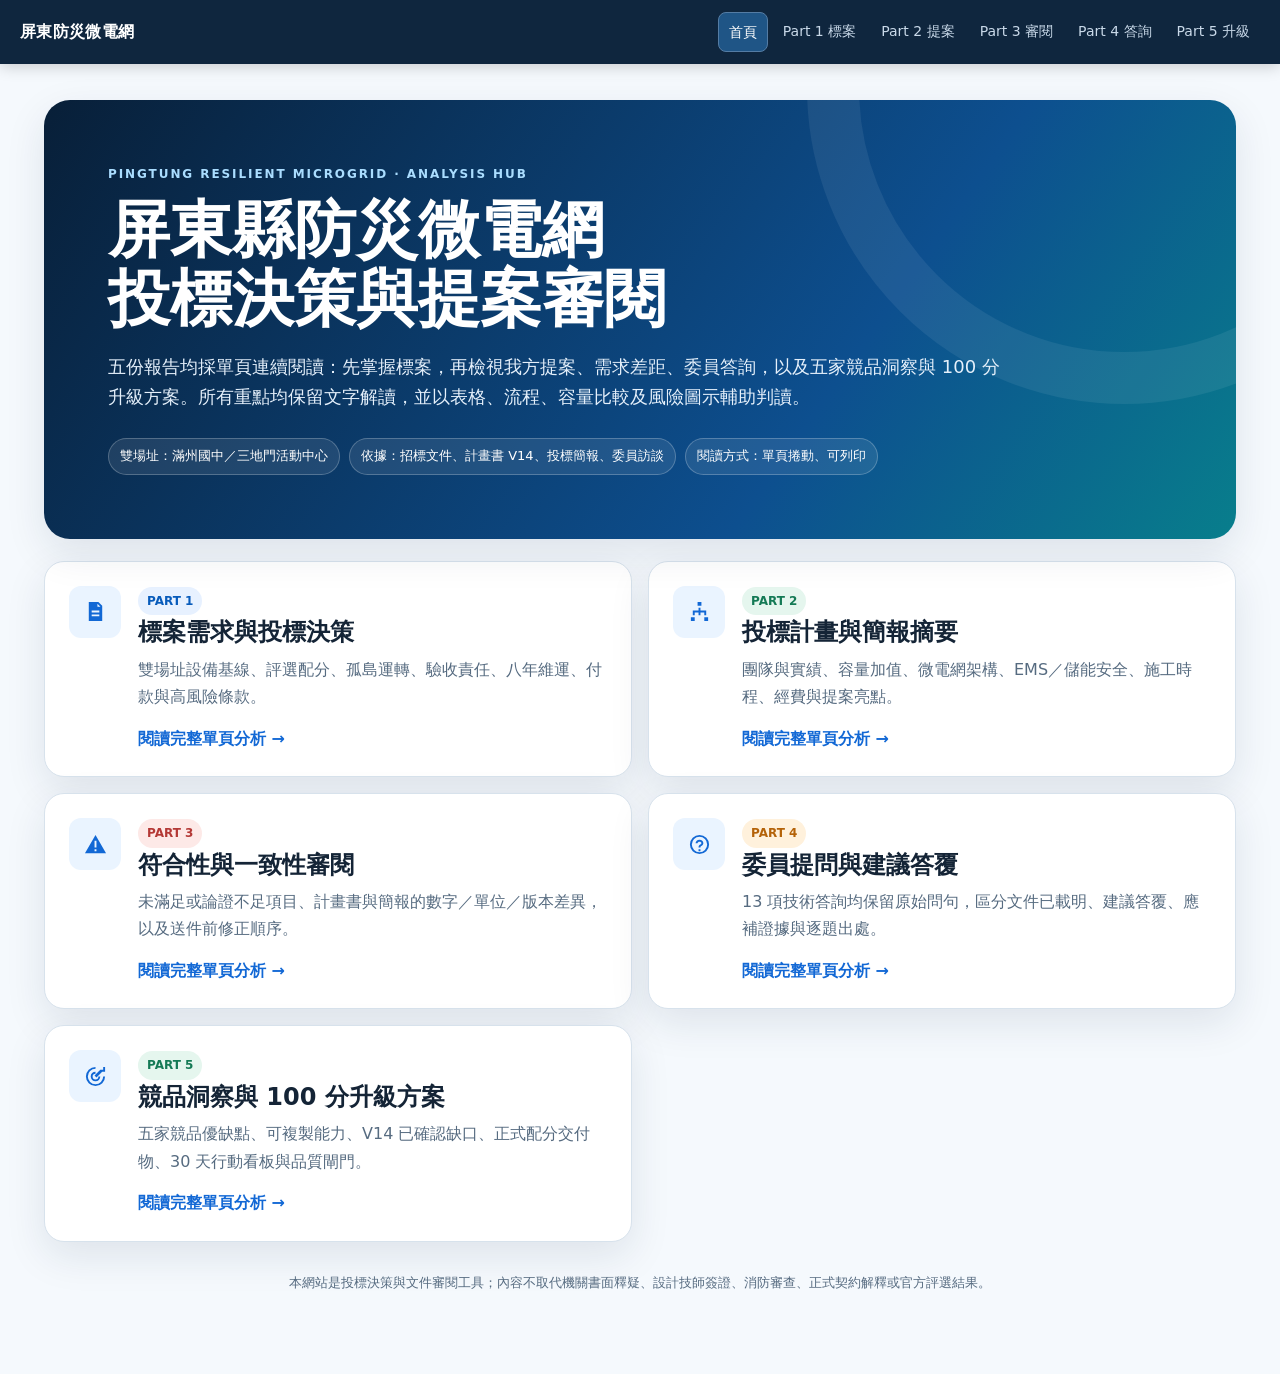
<file: index.html>
<!doctype html>
<html lang="zh-Hant">
<head>
  <meta charset="utf-8">
  <meta name="viewport" content="width=device-width,initial-scale=1">
  <meta name="description" content="屏東縣防災微電網標案、投標計畫、符合性審閱、委員答詢與投標升級的單頁分析報告。">
  <title>屏東防災微電網｜投標分析報告</title>
  <link rel="stylesheet" href="assets/report.css">
</head>
<body>
  <header class="topbar">
    <a class="brand" href="index.html">屏東防災微電網</a>
    <nav class="nav" aria-label="主要導覽">
      <a class="home active" href="index.html">首頁</a>
      <a href="part1.html">Part 1 標案</a>
      <a href="part2.html">Part 2 提案</a>
      <a href="part3.html">Part 3 審閱</a>
      <a href="part4.html">Part 4 答詢</a>
      <a href="part5.html">Part 5 升級</a>
    </nav>
  </header>
  <main class="home-main">
    <section class="hero">
      <div class="eyebrow">Pingtung resilient microgrid · analysis hub</div>
      <h1>屏東縣防災微電網<br>投標決策與提案審閱</h1>
      <p class="lead">五份報告均採單頁連續閱讀：先掌握標案，再檢視我方提案、需求差距、委員答詢，以及五家競品洞察與 100 分升級方案。所有重點均保留文字解讀，並以表格、流程、容量比較及風險圖示輔助判讀。</p>
      <div class="meta-row"><span class="meta">雙場址：滿州國中／三地門活動中心</span><span class="meta">依據：招標文件、計畫書 V14、投標簡報、委員訪談</span><span class="meta">閱讀方式：單頁捲動、可列印</span></div>
    </section>
    <section class="home-grid" aria-label="分析報告清單">
      <a class="part-card" href="part1.html"><span class="icon-box"><svg aria-hidden="true"><use href="assets/icons.svg#i-doc"></use></svg></span><span><span class="pill info">PART 1</span><h2>標案需求與投標決策</h2><p>雙場址設備基線、評選配分、孤島運轉、驗收責任、八年維運、付款與高風險條款。</p><span class="go">閱讀完整單頁分析 →</span></span></a>
      <a class="part-card" href="part2.html"><span class="icon-box"><svg aria-hidden="true"><use href="assets/icons.svg#i-network"></use></svg></span><span><span class="pill good">PART 2</span><h2>投標計畫與簡報摘要</h2><p>團隊與實績、容量加值、微電網架構、EMS／儲能安全、施工時程、經費與提案亮點。</p><span class="go">閱讀完整單頁分析 →</span></span></a>
      <a class="part-card" href="part3.html"><span class="icon-box"><svg aria-hidden="true"><use href="assets/icons.svg#i-alert"></use></svg></span><span><span class="pill bad">PART 3</span><h2>符合性與一致性審閱</h2><p>未滿足或論證不足項目、計畫書與簡報的數字／單位／版本差異，以及送件前修正順序。</p><span class="go">閱讀完整單頁分析 →</span></span></a>
      <a class="part-card" href="part4.html"><span class="icon-box"><svg aria-hidden="true"><use href="assets/icons.svg#i-question"></use></svg></span><span><span class="pill warn">PART 4</span><h2>委員提問與建議答覆</h2><p>13 項技術答詢均保留原始問句，區分文件已載明、建議答覆、應補證據與逐題出處。</p><span class="go">閱讀完整單頁分析 →</span></span></a>
      <a class="part-card" href="part5.html"><span class="icon-box"><svg aria-hidden="true"><use href="assets/icons.svg#i-target"></use></svg></span><span><span class="pill good">PART 5</span><h2>競品洞察與 100 分升級方案</h2><p>五家競品優缺點、可複製能力、V14 已確認缺口、正式配分交付物、30 天行動看板與品質閘門。</p><span class="go">閱讀完整單頁分析 →</span></span></a>
    </section>
    <p class="footer-note">本網站是投標決策與文件審閱工具；內容不取代機關書面釋疑、設計技師簽證、消防審查、正式契約解釋或官方評選結果。</p>
  </main>
</body>
</html>
</file>
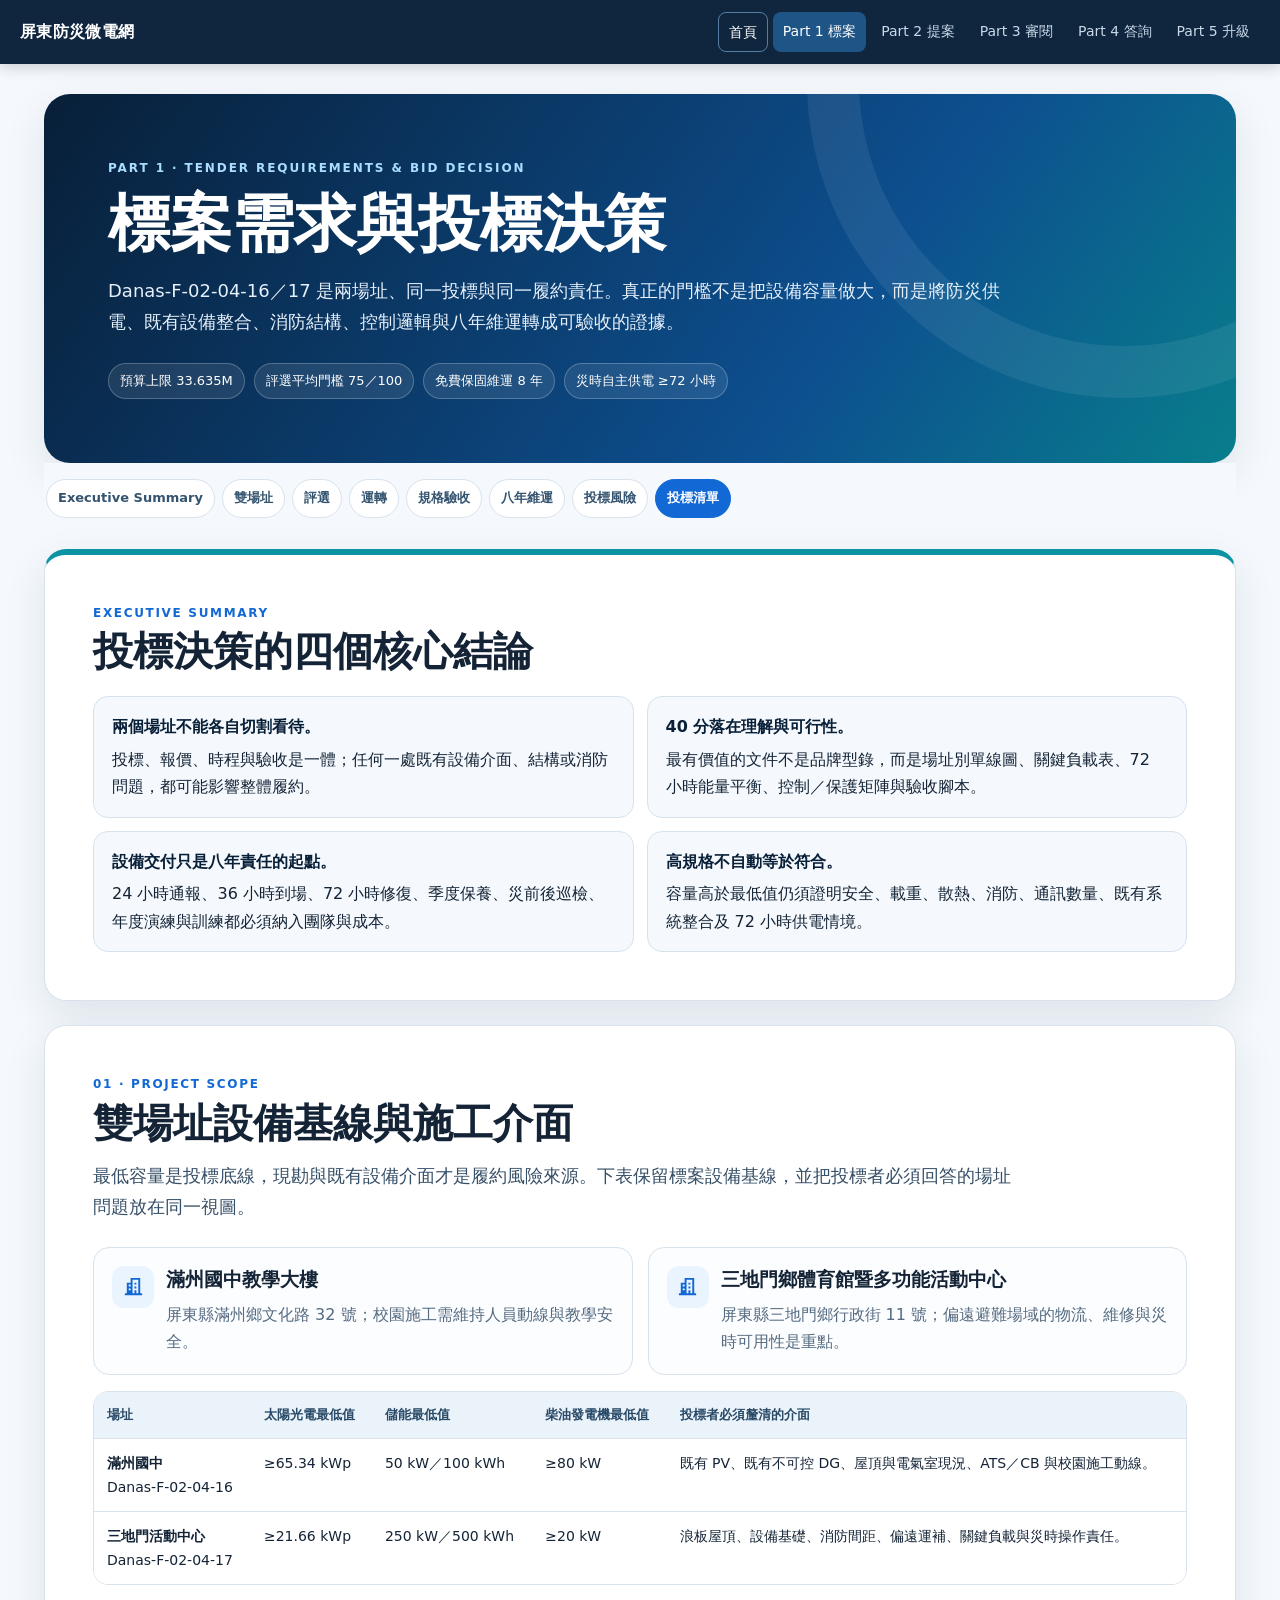
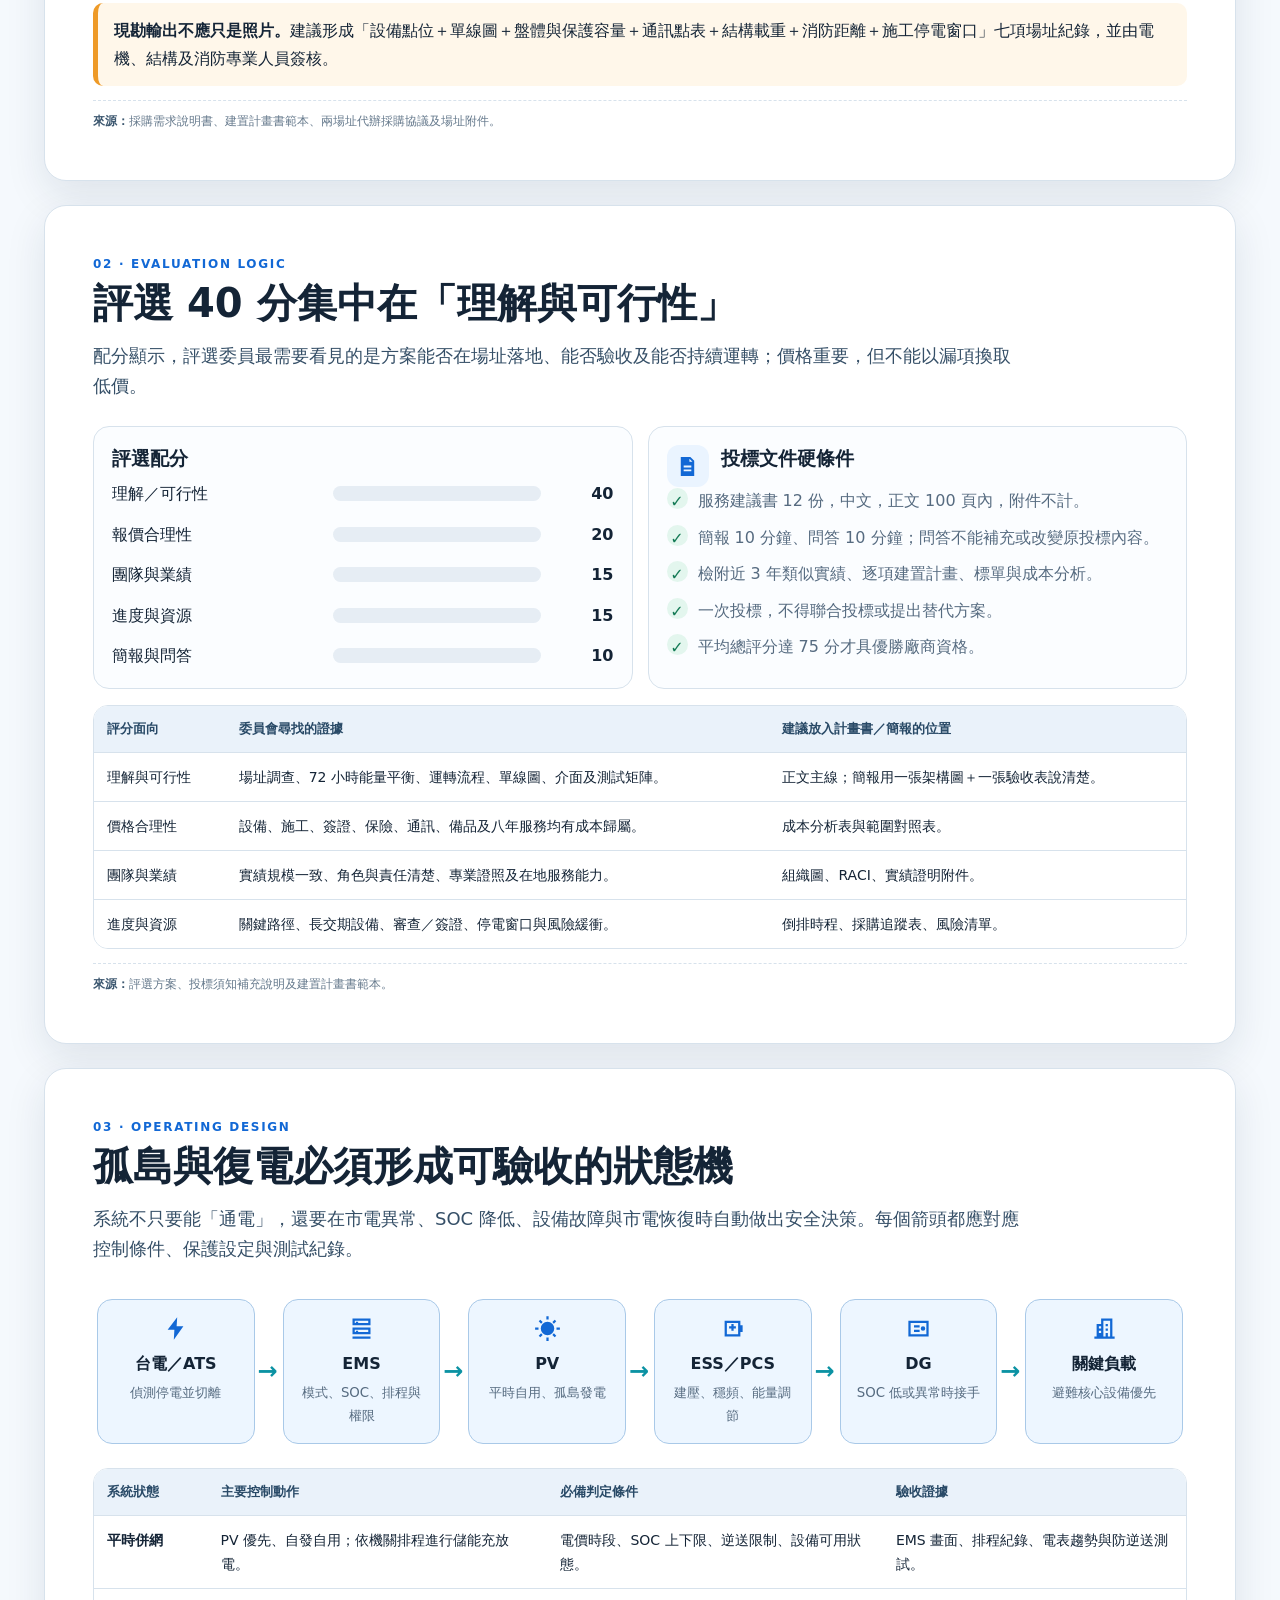
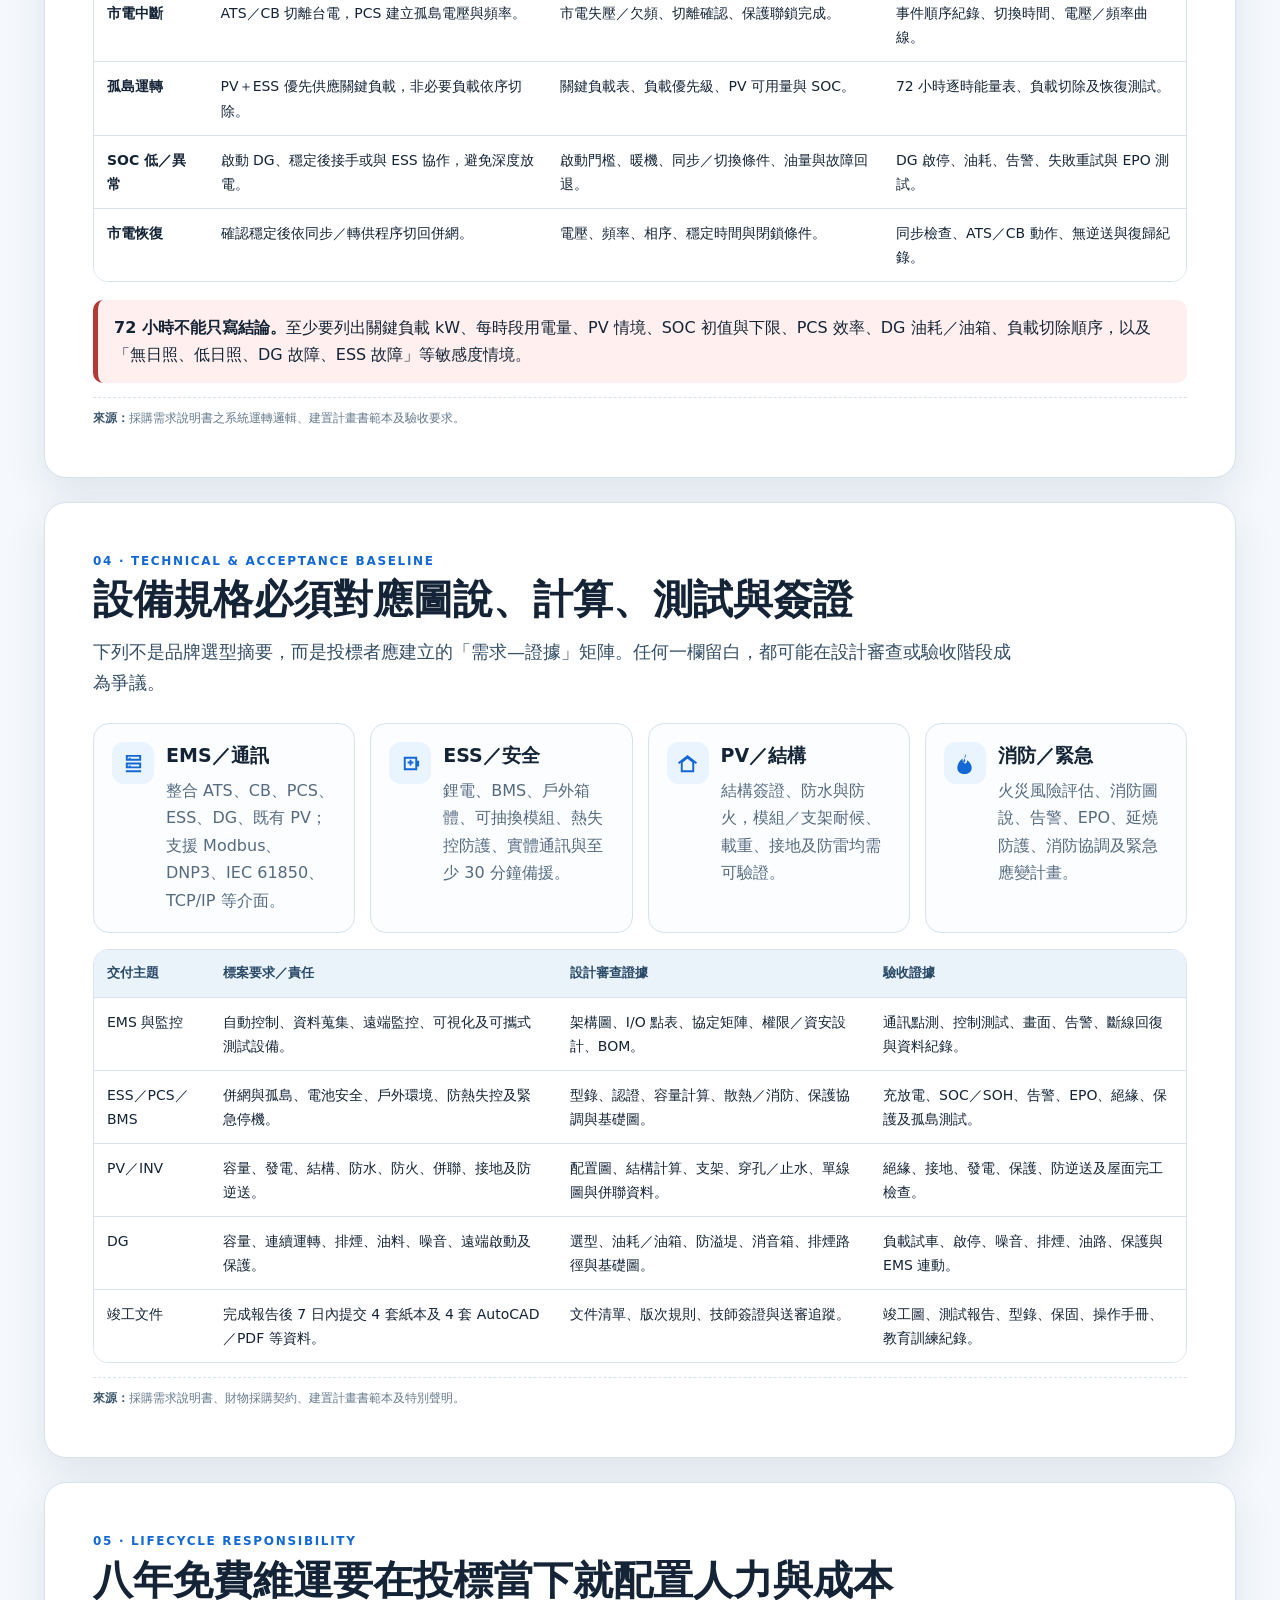
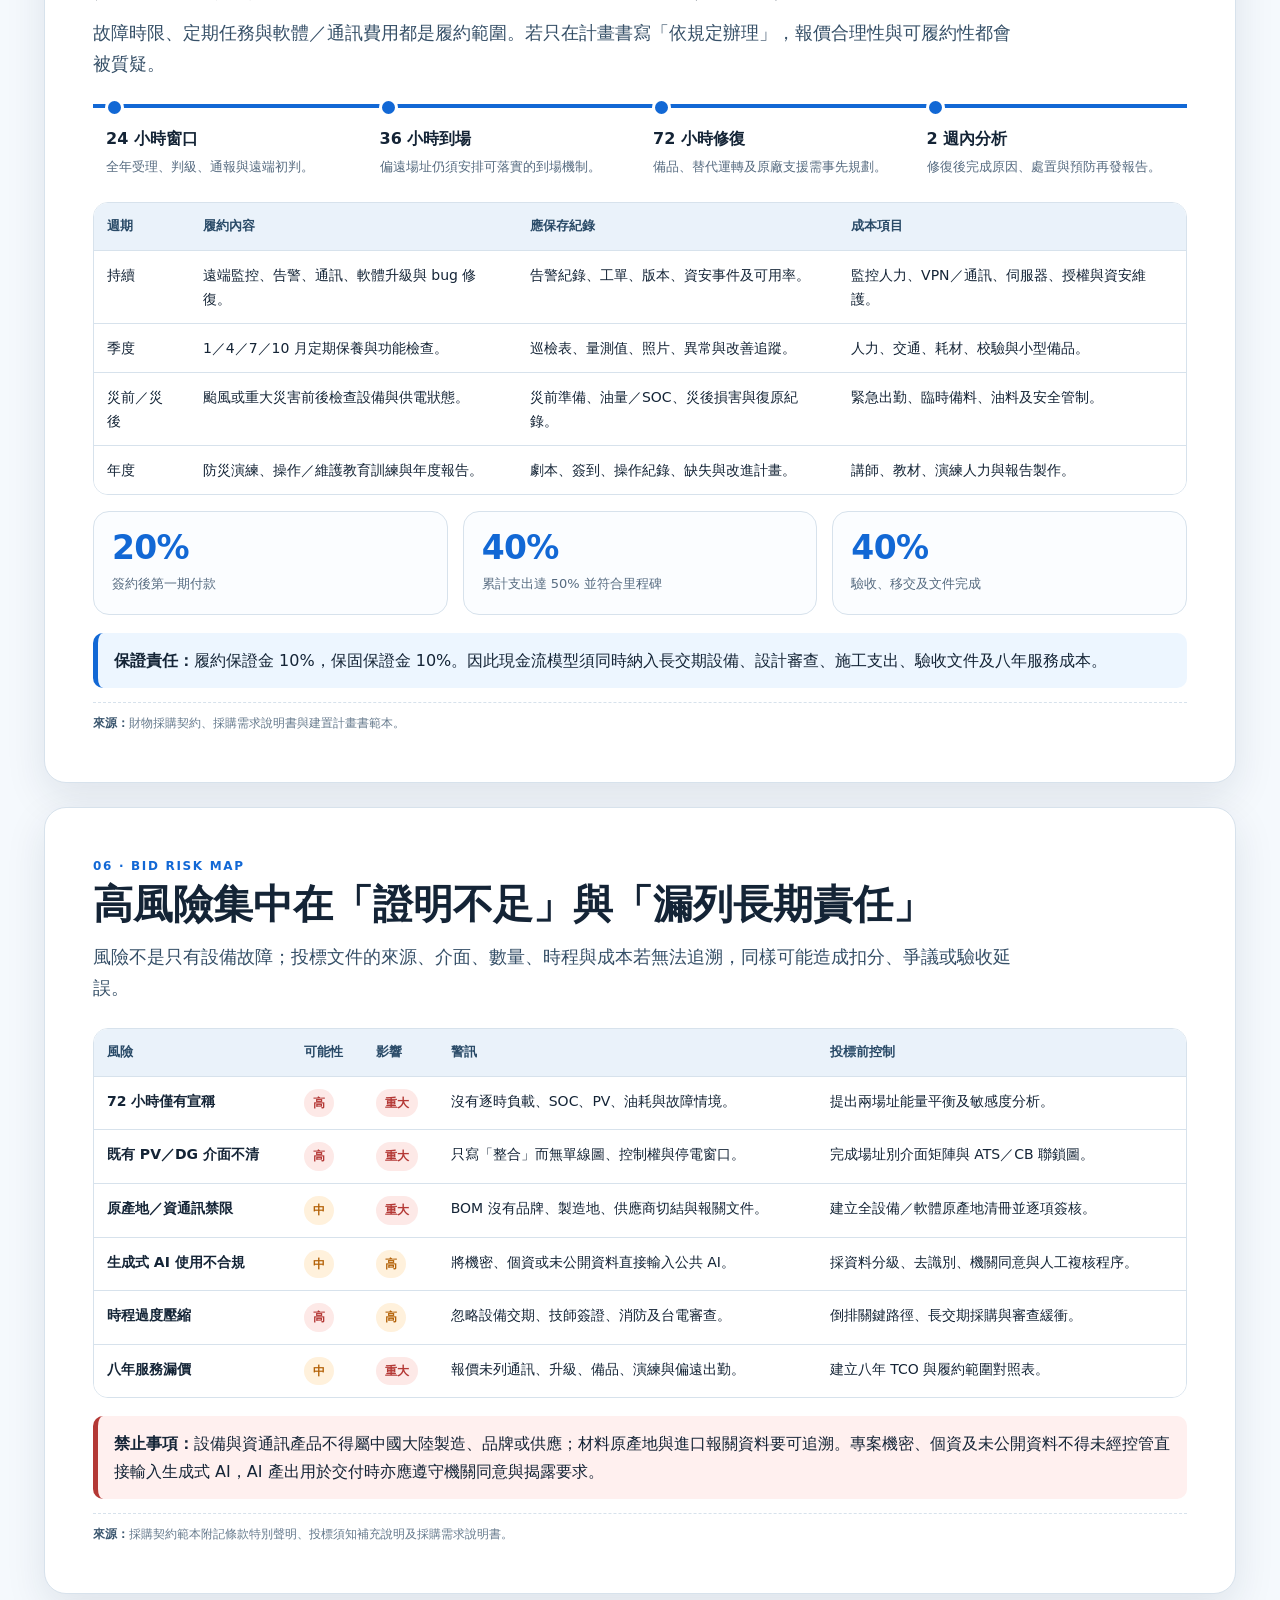
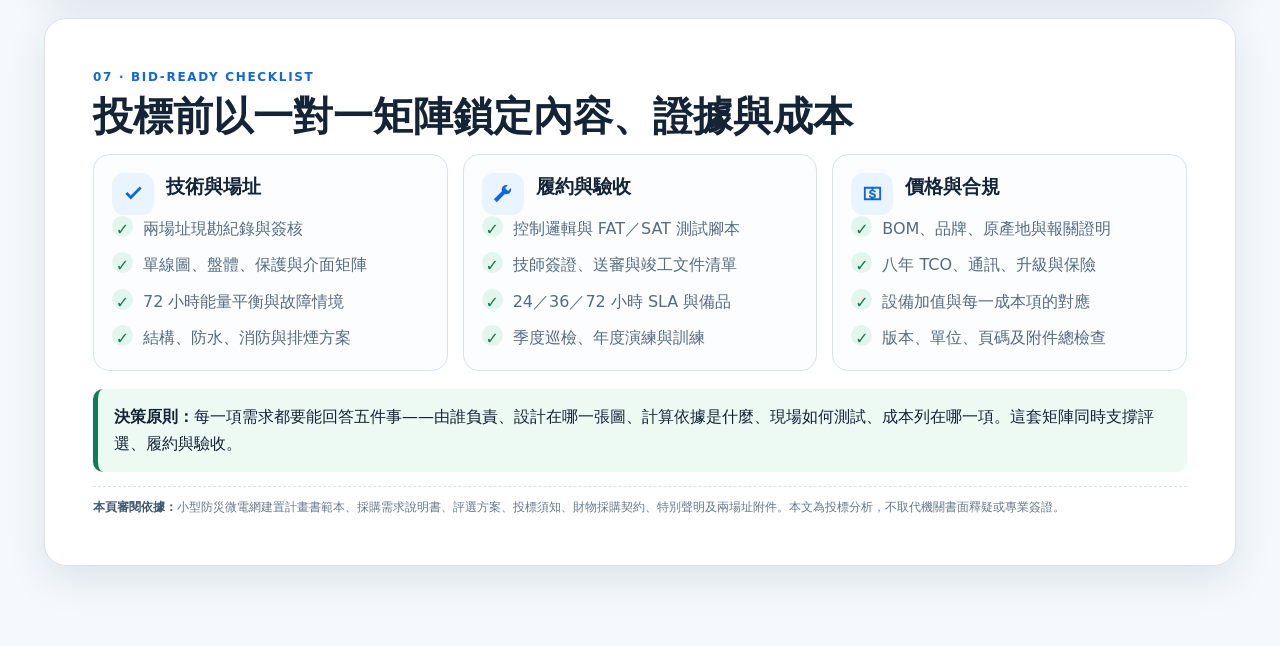
<file: part1.html>
<!doctype html>
<html lang="zh-Hant">
<head>
  <meta charset="utf-8">
  <meta name="viewport" content="width=device-width,initial-scale=1">
  <meta name="description" content="屏東縣滿州國中與三地門活動中心小型防災微電網標案需求與投標決策單頁分析。">
  <title>Part 1｜標案需求與投標決策</title>
  <link rel="stylesheet" href="assets/report.css">
</head>
<body>
  <header class="topbar">
    <a class="brand" href="index.html">屏東防災微電網</a>
    <nav class="nav" aria-label="主要導覽"><a class="home" href="index.html">首頁</a><a class="active" href="part1.html">Part 1 標案</a><a href="part2.html">Part 2 提案</a><a href="part3.html">Part 3 審閱</a><a href="part4.html">Part 4 答詢</a></nav>
  </header>
  <main class="report">
    <section class="hero">
      <div class="eyebrow">Part 1 · tender requirements & bid decision</div>
      <h1>標案需求與投標決策</h1>
      <p class="lead">Danas-F-02-04-16／17 是兩場址、同一投標與同一履約責任。真正的門檻不是把設備容量做大，而是將防災供電、既有設備整合、消防結構、控制邏輯與八年維運轉成可驗收的證據。</p>
      <div class="meta-row"><span class="meta">預算上限 33.635M</span><span class="meta">評選平均門檻 75／100</span><span class="meta">免費保固維運 8 年</span><span class="meta">災時自主供電 ≥72 小時</span></div>
    </section>
    <nav class="local-toc" aria-label="頁內目錄"><a href="#summary">Executive Summary</a><a href="#sites">雙場址</a><a href="#evaluation">評選</a><a href="#operation">運轉</a><a href="#acceptance">規格驗收</a><a href="#service">八年維運</a><a href="#risk">投標風險</a><a href="#actions">投標清單</a></nav>

    <section id="summary" class="report-section executive">
      <div class="section-kicker">Executive Summary</div><h2>投標決策的四個核心結論</h2>
      <div class="summary-list">
        <div class="summary-item"><b>兩個場址不能各自切割看待。</b>投標、報價、時程與驗收是一體；任何一處既有設備介面、結構或消防問題，都可能影響整體履約。</div>
        <div class="summary-item"><b>40 分落在理解與可行性。</b>最有價值的文件不是品牌型錄，而是場址別單線圖、關鍵負載表、72 小時能量平衡、控制／保護矩陣與驗收腳本。</div>
        <div class="summary-item"><b>設備交付只是八年責任的起點。</b>24 小時通報、36 小時到場、72 小時修復、季度保養、災前後巡檢、年度演練與訓練都必須納入團隊與成本。</div>
        <div class="summary-item"><b>高規格不自動等於符合。</b>容量高於最低值仍須證明安全、載重、散熱、消防、通訊數量、既有系統整合及 72 小時供電情境。</div>
      </div>
    </section>

    <section id="sites" class="report-section">
      <div class="section-kicker">01 · Project scope</div><h2>雙場址設備基線與施工介面</h2>
      <p class="section-lead">最低容量是投標底線，現勘與既有設備介面才是履約風險來源。下表保留標案設備基線，並把投標者必須回答的場址問題放在同一視圖。</p>
      <div class="grid2">
        <article class="card"><div class="icon-head"><span class="icon-box"><svg><use href="assets/icons.svg#i-building"></use></svg></span><div><h3>滿州國中教學大樓</h3><p>屏東縣滿州鄉文化路 32 號；校園施工需維持人員動線與教學安全。</p></div></div></article>
        <article class="card"><div class="icon-head"><span class="icon-box"><svg><use href="assets/icons.svg#i-building"></use></svg></span><div><h3>三地門鄉體育館暨多功能活動中心</h3><p>屏東縣三地門鄉行政街 11 號；偏遠避難場域的物流、維修與災時可用性是重點。</p></div></div></article>
      </div>
      <div class="table-wrap" style="margin-top:16px"><table class="data-table">
        <thead><tr><th>場址</th><th>太陽光電最低值</th><th>儲能最低值</th><th>柴油發電機最低值</th><th>投標者必須釐清的介面</th></tr></thead>
        <tbody>
          <tr><td><b>滿州國中</b><br>Danas-F-02-04-16</td><td>≥65.34 kWp</td><td>50 kW／100 kWh</td><td>≥80 kW</td><td>既有 PV、既有不可控 DG、屋頂與電氣室現況、ATS／CB 與校園施工動線。</td></tr>
          <tr><td><b>三地門活動中心</b><br>Danas-F-02-04-17</td><td>≥21.66 kWp</td><td>250 kW／500 kWh</td><td>≥20 kW</td><td>浪板屋頂、設備基礎、消防間距、偏遠運補、關鍵負載與災時操作責任。</td></tr>
        </tbody>
      </table></div>
      <div class="warning"><b>現勘輸出不應只是照片。</b>建議形成「設備點位＋單線圖＋盤體與保護容量＋通訊點表＋結構載重＋消防距離＋施工停電窗口」七項場址紀錄，並由電機、結構及消防專業人員簽核。</div>
      <p class="source"><strong>來源：</strong>採購需求說明書、建置計畫書範本、兩場址代辦採購協議及場址附件。</p>
    </section>

    <section id="evaluation" class="report-section">
      <div class="section-kicker">02 · Evaluation logic</div><h2>評選 40 分集中在「理解與可行性」</h2>
      <p class="section-lead">配分顯示，評選委員最需要看見的是方案能否在場址落地、能否驗收及能否持續運轉；價格重要，但不能以漏項換取低價。</p>
      <div class="grid2">
        <div class="card"><h3>評選配分</h3><div class="bar-chart" aria-label="評選配分長條圖">
          <div class="bar-row"><span>理解／可行性</span><span class="track"><span class="fill" style="width:100%"></span></span><strong>40</strong></div>
          <div class="bar-row"><span>報價合理性</span><span class="track"><span class="fill" style="width:50%"></span></span><strong>20</strong></div>
          <div class="bar-row"><span>團隊與業績</span><span class="track"><span class="fill" style="width:37.5%"></span></span><strong>15</strong></div>
          <div class="bar-row"><span>進度與資源</span><span class="track"><span class="fill" style="width:37.5%"></span></span><strong>15</strong></div>
          <div class="bar-row"><span>簡報與問答</span><span class="track"><span class="fill" style="width:25%"></span></span><strong>10</strong></div>
        </div></div>
        <div class="card"><div class="icon-head"><span class="icon-box"><svg><use href="assets/icons.svg#i-doc"></use></svg></span><div><h3>投標文件硬條件</h3></div></div><ul class="checklist">
          <li>服務建議書 12 份，中文，正文 100 頁內，附件不計。</li><li>簡報 10 分鐘、問答 10 分鐘；問答不能補充或改變原投標內容。</li><li>檢附近 3 年類似實績、逐項建置計畫、標單與成本分析。</li><li>一次投標，不得聯合投標或提出替代方案。</li><li>平均總評分達 75 分才具優勝廠商資格。</li>
        </ul></div>
      </div>
      <div class="table-wrap" style="margin-top:16px"><table class="data-table"><thead><tr><th>評分面向</th><th>委員會尋找的證據</th><th>建議放入計畫書／簡報的位置</th></tr></thead><tbody>
        <tr><td>理解與可行性</td><td>場址調查、72 小時能量平衡、運轉流程、單線圖、介面及測試矩陣。</td><td>正文主線；簡報用一張架構圖＋一張驗收表說清楚。</td></tr>
        <tr><td>價格合理性</td><td>設備、施工、簽證、保險、通訊、備品及八年服務均有成本歸屬。</td><td>成本分析表與範圍對照表。</td></tr>
        <tr><td>團隊與業績</td><td>實績規模一致、角色與責任清楚、專業證照及在地服務能力。</td><td>組織圖、RACI、實績證明附件。</td></tr>
        <tr><td>進度與資源</td><td>關鍵路徑、長交期設備、審查／簽證、停電窗口與風險緩衝。</td><td>倒排時程、採購追蹤表、風險清單。</td></tr>
      </tbody></table></div>
      <p class="source"><strong>來源：</strong>評選方案、投標須知補充說明及建置計畫書範本。</p>
    </section>

    <section id="operation" class="report-section">
      <div class="section-kicker">03 · Operating design</div><h2>孤島與復電必須形成可驗收的狀態機</h2>
      <p class="section-lead">系統不只要能「通電」，還要在市電異常、SOC 降低、設備故障與市電恢復時自動做出安全決策。每個箭頭都應對應控制條件、保護設定與測試紀錄。</p>
      <div class="flow" aria-label="微電網運轉架構">
        <div class="flow-node"><svg><use href="assets/icons.svg#i-bolt"></use></svg><b>台電／ATS</b><small>偵測停電並切離</small></div>
        <div class="flow-node"><svg><use href="assets/icons.svg#i-server"></use></svg><b>EMS</b><small>模式、SOC、排程與權限</small></div>
        <div class="flow-node"><svg><use href="assets/icons.svg#i-sun"></use></svg><b>PV</b><small>平時自用、孤島發電</small></div>
        <div class="flow-node"><svg><use href="assets/icons.svg#i-battery"></use></svg><b>ESS／PCS</b><small>建壓、穩頻、能量調節</small></div>
        <div class="flow-node"><svg><use href="assets/icons.svg#i-generator"></use></svg><b>DG</b><small>SOC 低或異常時接手</small></div>
        <div class="flow-node"><svg><use href="assets/icons.svg#i-building"></use></svg><b>關鍵負載</b><small>避難核心設備優先</small></div>
      </div>
      <div class="table-wrap" style="margin-top:18px"><table class="data-table"><thead><tr><th>系統狀態</th><th>主要控制動作</th><th>必備判定條件</th><th>驗收證據</th></tr></thead><tbody>
        <tr><td><b>平時併網</b></td><td>PV 優先、自發自用；依機關排程進行儲能充放電。</td><td>電價時段、SOC 上下限、逆送限制、設備可用狀態。</td><td>EMS 畫面、排程紀錄、電表趨勢與防逆送測試。</td></tr>
        <tr><td><b>市電中斷</b></td><td>ATS／CB 切離台電，PCS 建立孤島電壓與頻率。</td><td>市電失壓／欠頻、切離確認、保護聯鎖完成。</td><td>事件順序紀錄、切換時間、電壓／頻率曲線。</td></tr>
        <tr><td><b>孤島運轉</b></td><td>PV＋ESS 優先供應關鍵負載，非必要負載依序切除。</td><td>關鍵負載表、負載優先級、PV 可用量與 SOC。</td><td>72 小時逐時能量表、負載切除及恢復測試。</td></tr>
        <tr><td><b>SOC 低／異常</b></td><td>啟動 DG、穩定後接手或與 ESS 協作，避免深度放電。</td><td>啟動門檻、暖機、同步／切換條件、油量與故障回退。</td><td>DG 啟停、油耗、告警、失敗重試與 EPO 測試。</td></tr>
        <tr><td><b>市電恢復</b></td><td>確認穩定後依同步／轉供程序切回併網。</td><td>電壓、頻率、相序、穩定時間與閉鎖條件。</td><td>同步檢查、ATS／CB 動作、無逆送與復歸紀錄。</td></tr>
      </tbody></table></div>
      <div class="danger"><b>72 小時不能只寫結論。</b>至少要列出關鍵負載 kW、每時段用電量、PV 情境、SOC 初值與下限、PCS 效率、DG 油耗／油箱、負載切除順序，以及「無日照、低日照、DG 故障、ESS 故障」等敏感度情境。</div>
      <p class="source"><strong>來源：</strong>採購需求說明書之系統運轉邏輯、建置計畫書範本及驗收要求。</p>
    </section>

    <section id="acceptance" class="report-section">
      <div class="section-kicker">04 · Technical & acceptance baseline</div><h2>設備規格必須對應圖說、計算、測試與簽證</h2>
      <p class="section-lead">下列不是品牌選型摘要，而是投標者應建立的「需求—證據」矩陣。任何一欄留白，都可能在設計審查或驗收階段成為爭議。</p>
      <div class="grid4">
        <div class="card"><div class="icon-head"><span class="icon-box"><svg><use href="assets/icons.svg#i-server"></use></svg></span><div><h3>EMS／通訊</h3><p>整合 ATS、CB、PCS、ESS、DG、既有 PV；支援 Modbus、DNP3、IEC 61850、TCP/IP 等介面。</p></div></div></div>
        <div class="card"><div class="icon-head"><span class="icon-box"><svg><use href="assets/icons.svg#i-battery"></use></svg></span><div><h3>ESS／安全</h3><p>鋰電、BMS、戶外箱體、可抽換模組、熱失控防護、實體通訊與至少 30 分鐘備援。</p></div></div></div>
        <div class="card"><div class="icon-head"><span class="icon-box"><svg><use href="assets/icons.svg#i-roof"></use></svg></span><div><h3>PV／結構</h3><p>結構簽證、防水與防火，模組／支架耐候、載重、接地及防雷均需可驗證。</p></div></div></div>
        <div class="card"><div class="icon-head"><span class="icon-box"><svg><use href="assets/icons.svg#i-fire"></use></svg></span><div><h3>消防／緊急</h3><p>火災風險評估、消防圖說、告警、EPO、延燒防護、消防協調及緊急應變計畫。</p></div></div></div>
      </div>
      <div class="table-wrap" style="margin-top:16px"><table class="data-table"><thead><tr><th>交付主題</th><th>標案要求／責任</th><th>設計審查證據</th><th>驗收證據</th></tr></thead><tbody>
        <tr><td>EMS 與監控</td><td>自動控制、資料蒐集、遠端監控、可視化及可攜式測試設備。</td><td>架構圖、I/O 點表、協定矩陣、權限／資安設計、BOM。</td><td>通訊點測、控制測試、畫面、告警、斷線回復與資料紀錄。</td></tr>
        <tr><td>ESS／PCS／BMS</td><td>併網與孤島、電池安全、戶外環境、防熱失控及緊急停機。</td><td>型錄、認證、容量計算、散熱／消防、保護協調與基礎圖。</td><td>充放電、SOC／SOH、告警、EPO、絕緣、保護及孤島測試。</td></tr>
        <tr><td>PV／INV</td><td>容量、發電、結構、防水、防火、併聯、接地及防逆送。</td><td>配置圖、結構計算、支架、穿孔／止水、單線圖與併聯資料。</td><td>絕緣、接地、發電、保護、防逆送及屋面完工檢查。</td></tr>
        <tr><td>DG</td><td>容量、連續運轉、排煙、油料、噪音、遠端啟動及保護。</td><td>選型、油耗／油箱、防溢堤、消音箱、排煙路徑與基礎圖。</td><td>負載試車、啟停、噪音、排煙、油路、保護與 EMS 連動。</td></tr>
        <tr><td>竣工文件</td><td>完成報告後 7 日內提交 4 套紙本及 4 套 AutoCAD／PDF 等資料。</td><td>文件清單、版次規則、技師簽證與送審追蹤。</td><td>竣工圖、測試報告、型錄、保固、操作手冊、教育訓練紀錄。</td></tr>
      </tbody></table></div>
      <p class="source"><strong>來源：</strong>採購需求說明書、財物採購契約、建置計畫書範本及特別聲明。</p>
    </section>

    <section id="service" class="report-section">
      <div class="section-kicker">05 · Lifecycle responsibility</div><h2>八年免費維運要在投標當下就配置人力與成本</h2>
      <p class="section-lead">故障時限、定期任務與軟體／通訊費用都是履約範圍。若只在計畫書寫「依規定辦理」，報價合理性與可履約性都會被質疑。</p>
      <div class="timeline">
        <div class="step"><b>24 小時窗口</b><span>全年受理、判級、通報與遠端初判。</span></div>
        <div class="step"><b>36 小時到場</b><span>偏遠場址仍須安排可落實的到場機制。</span></div>
        <div class="step"><b>72 小時修復</b><span>備品、替代運轉及原廠支援需事先規劃。</span></div>
        <div class="step"><b>2 週內分析</b><span>修復後完成原因、處置與預防再發報告。</span></div>
      </div>
      <div class="table-wrap" style="margin-top:24px"><table class="data-table"><thead><tr><th>週期</th><th>履約內容</th><th>應保存紀錄</th><th>成本項目</th></tr></thead><tbody>
        <tr><td>持續</td><td>遠端監控、告警、通訊、軟體升級與 bug 修復。</td><td>告警紀錄、工單、版本、資安事件及可用率。</td><td>監控人力、VPN／通訊、伺服器、授權與資安維護。</td></tr>
        <tr><td>季度</td><td>1／4／7／10 月定期保養與功能檢查。</td><td>巡檢表、量測值、照片、異常與改善追蹤。</td><td>人力、交通、耗材、校驗與小型備品。</td></tr>
        <tr><td>災前／災後</td><td>颱風或重大災害前後檢查設備與供電狀態。</td><td>災前準備、油量／SOC、災後損害與復原紀錄。</td><td>緊急出勤、臨時備料、油料及安全管制。</td></tr>
        <tr><td>年度</td><td>防災演練、操作／維護教育訓練與年度報告。</td><td>劇本、簽到、操作紀錄、缺失與改進計畫。</td><td>講師、教材、演練人力與報告製作。</td></tr>
      </tbody></table></div>
      <div class="grid3" style="margin-top:16px">
        <div class="card"><div class="metric">20%</div><div class="metric-label">簽約後第一期付款</div></div>
        <div class="card"><div class="metric">40%</div><div class="metric-label">累計支出達 50% 並符合里程碑</div></div>
        <div class="card"><div class="metric">40%</div><div class="metric-label">驗收、移交及文件完成</div></div>
      </div>
      <div class="note"><b>保證責任：</b>履約保證金 10%，保固保證金 10%。因此現金流模型須同時納入長交期設備、設計審查、施工支出、驗收文件及八年服務成本。</div>
      <p class="source"><strong>來源：</strong>財物採購契約、採購需求說明書與建置計畫書範本。</p>
    </section>

    <section id="risk" class="report-section">
      <div class="section-kicker">06 · Bid risk map</div><h2>高風險集中在「證明不足」與「漏列長期責任」</h2>
      <p class="section-lead">風險不是只有設備故障；投標文件的來源、介面、數量、時程與成本若無法追溯，同樣可能造成扣分、爭議或驗收延誤。</p>
      <div class="table-wrap"><table class="data-table"><thead><tr><th>風險</th><th>可能性</th><th>影響</th><th>警訊</th><th>投標前控制</th></tr></thead><tbody>
        <tr><td><b>72 小時僅有宣稱</b></td><td><span class="pill bad">高</span></td><td><span class="pill bad">重大</span></td><td>沒有逐時負載、SOC、PV、油耗與故障情境。</td><td>提出兩場址能量平衡及敏感度分析。</td></tr>
        <tr><td><b>既有 PV／DG 介面不清</b></td><td><span class="pill bad">高</span></td><td><span class="pill bad">重大</span></td><td>只寫「整合」而無單線圖、控制權與停電窗口。</td><td>完成場址別介面矩陣與 ATS／CB 聯鎖圖。</td></tr>
        <tr><td><b>原產地／資通訊禁限</b></td><td><span class="pill warn">中</span></td><td><span class="pill bad">重大</span></td><td>BOM 沒有品牌、製造地、供應商切結與報關文件。</td><td>建立全設備／軟體原產地清冊並逐項簽核。</td></tr>
        <tr><td><b>生成式 AI 使用不合規</b></td><td><span class="pill warn">中</span></td><td><span class="pill warn">高</span></td><td>將機密、個資或未公開資料直接輸入公共 AI。</td><td>採資料分級、去識別、機關同意與人工複核程序。</td></tr>
        <tr><td><b>時程過度壓縮</b></td><td><span class="pill bad">高</span></td><td><span class="pill warn">高</span></td><td>忽略設備交期、技師簽證、消防及台電審查。</td><td>倒排關鍵路徑、長交期採購與審查緩衝。</td></tr>
        <tr><td><b>八年服務漏價</b></td><td><span class="pill warn">中</span></td><td><span class="pill bad">重大</span></td><td>報價未列通訊、升級、備品、演練與偏遠出勤。</td><td>建立八年 TCO 與履約範圍對照表。</td></tr>
      </tbody></table></div>
      <div class="danger"><b>禁止事項：</b>設備與資通訊產品不得屬中國大陸製造、品牌或供應；材料原產地與進口報關資料要可追溯。專案機密、個資及未公開資料不得未經控管直接輸入生成式 AI，AI 產出用於交付時亦應遵守機關同意與揭露要求。</div>
      <p class="source"><strong>來源：</strong>採購契約範本附記條款特別聲明、投標須知補充說明及採購需求說明書。</p>
    </section>

    <section id="actions" class="report-section">
      <div class="section-kicker">07 · Bid-ready checklist</div><h2>投標前以一對一矩陣鎖定內容、證據與成本</h2>
      <div class="grid3">
        <div class="card"><div class="icon-head"><span class="icon-box"><svg><use href="assets/icons.svg#i-check"></use></svg></span><div><h3>技術與場址</h3></div></div><ul class="checklist"><li>兩場址現勘紀錄與簽核</li><li>單線圖、盤體、保護與介面矩陣</li><li>72 小時能量平衡與故障情境</li><li>結構、防水、消防與排煙方案</li></ul></div>
        <div class="card"><div class="icon-head"><span class="icon-box"><svg><use href="assets/icons.svg#i-tools"></use></svg></span><div><h3>履約與驗收</h3></div></div><ul class="checklist"><li>控制邏輯與 FAT／SAT 測試腳本</li><li>技師簽證、送審與竣工文件清單</li><li>24／36／72 小時 SLA 與備品</li><li>季度巡檢、年度演練與訓練</li></ul></div>
        <div class="card"><div class="icon-head"><span class="icon-box"><svg><use href="assets/icons.svg#i-money"></use></svg></span><div><h3>價格與合規</h3></div></div><ul class="checklist"><li>BOM、品牌、原產地與報關證明</li><li>八年 TCO、通訊、升級與保險</li><li>設備加值與每一成本項的對應</li><li>版本、單位、頁碼及附件總檢查</li></ul></div>
      </div>
      <div class="success"><b>決策原則：</b>每一項需求都要能回答五件事——由誰負責、設計在哪一張圖、計算依據是什麼、現場如何測試、成本列在哪一項。這套矩陣同時支撐評選、履約與驗收。</div>
      <p class="source"><strong>本頁審閱依據：</strong>小型防災微電網建置計畫書範本、採購需求說明書、評選方案、投標須知、財物採購契約、特別聲明及兩場址附件。本文為投標分析，不取代機關書面釋疑或專業簽證。</p>
    </section>
  </main>
  <button class="top-button" data-top aria-label="回到頁首">↑</button><script src="assets/report.js"></script>
</body>
</html>
</file>
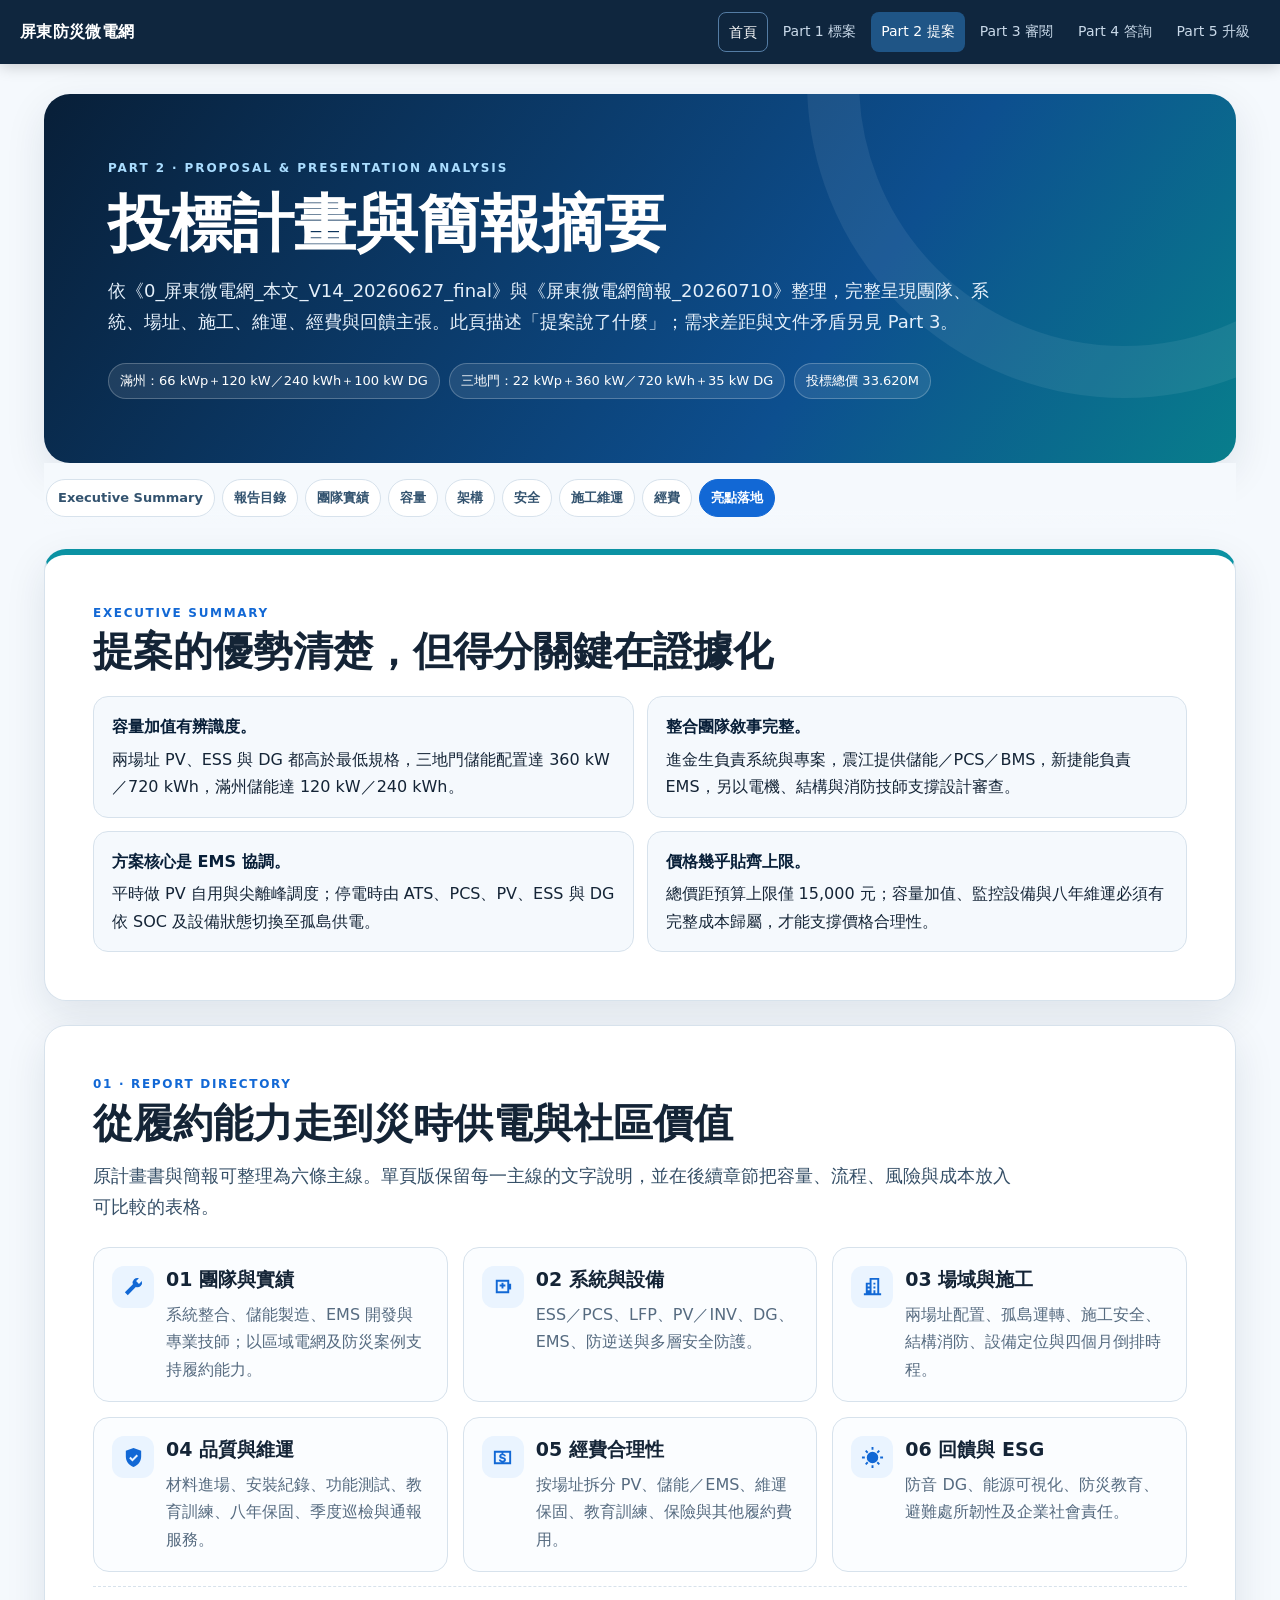
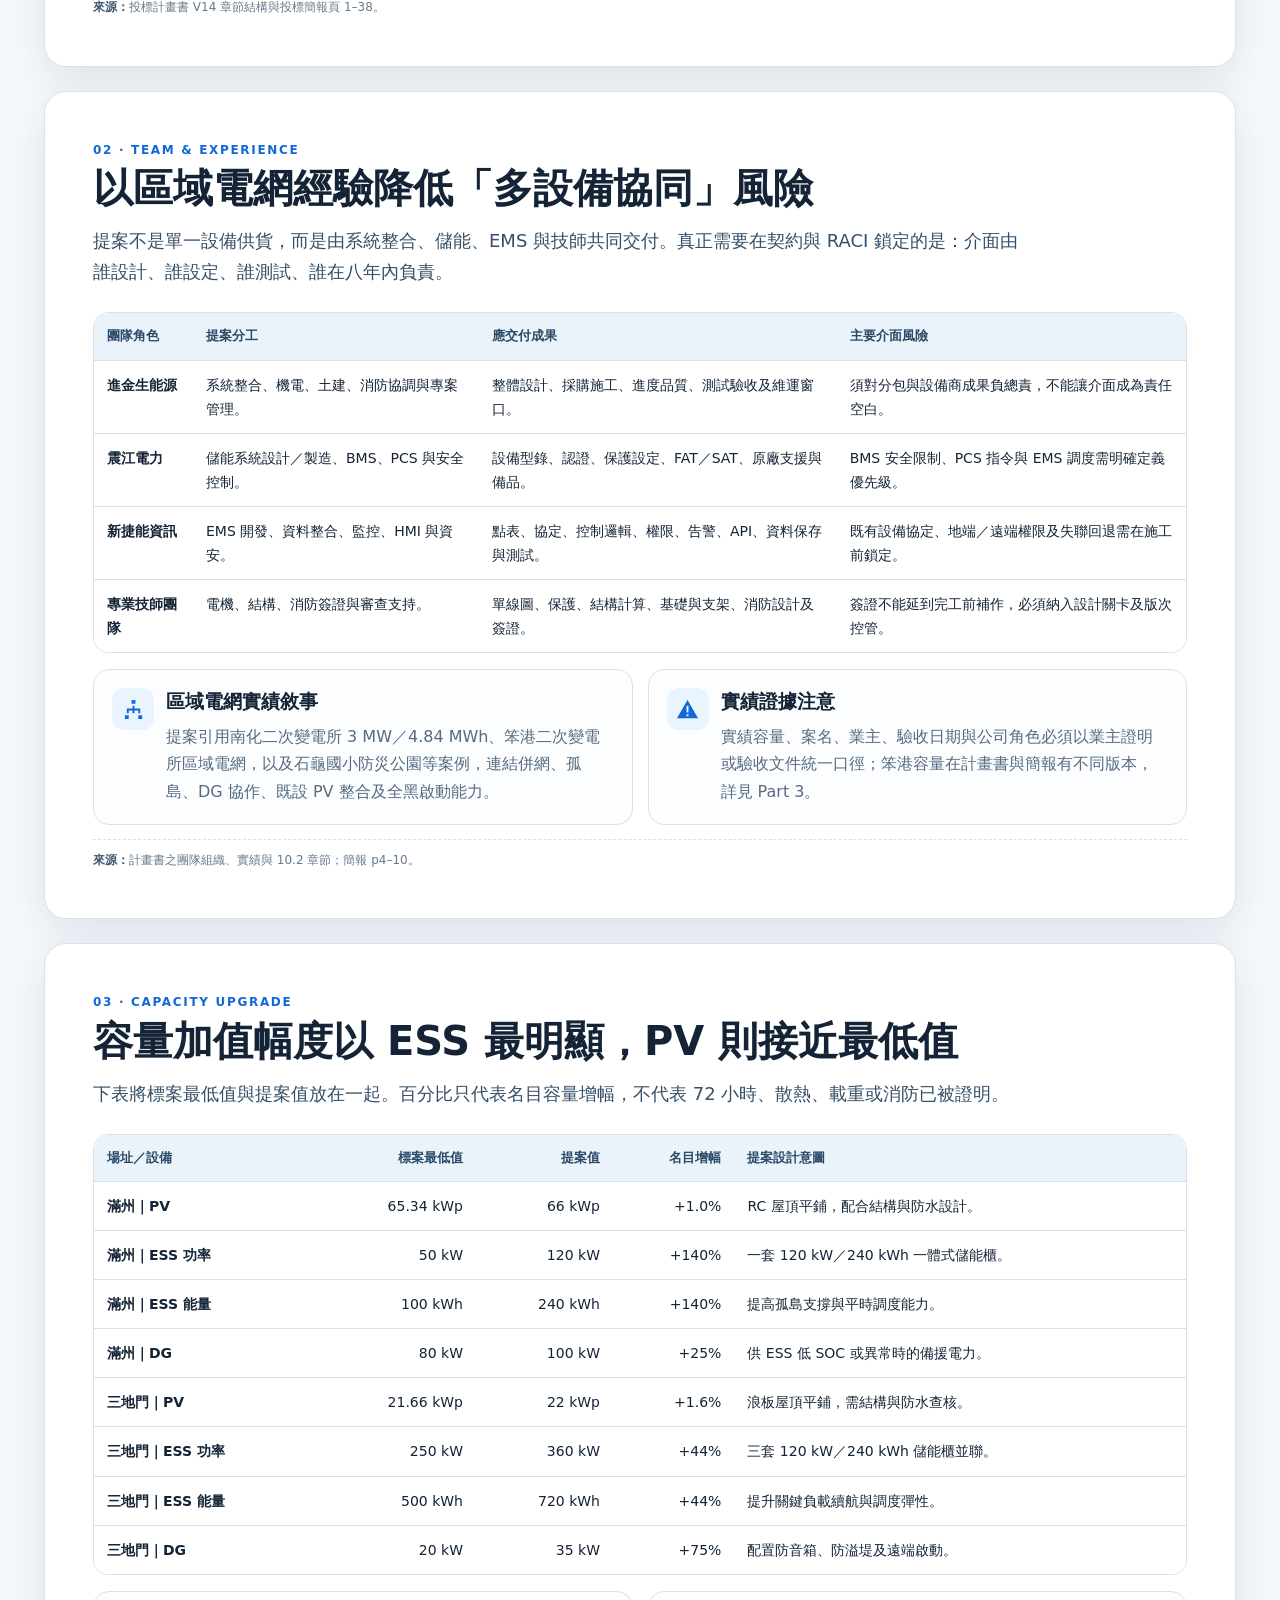
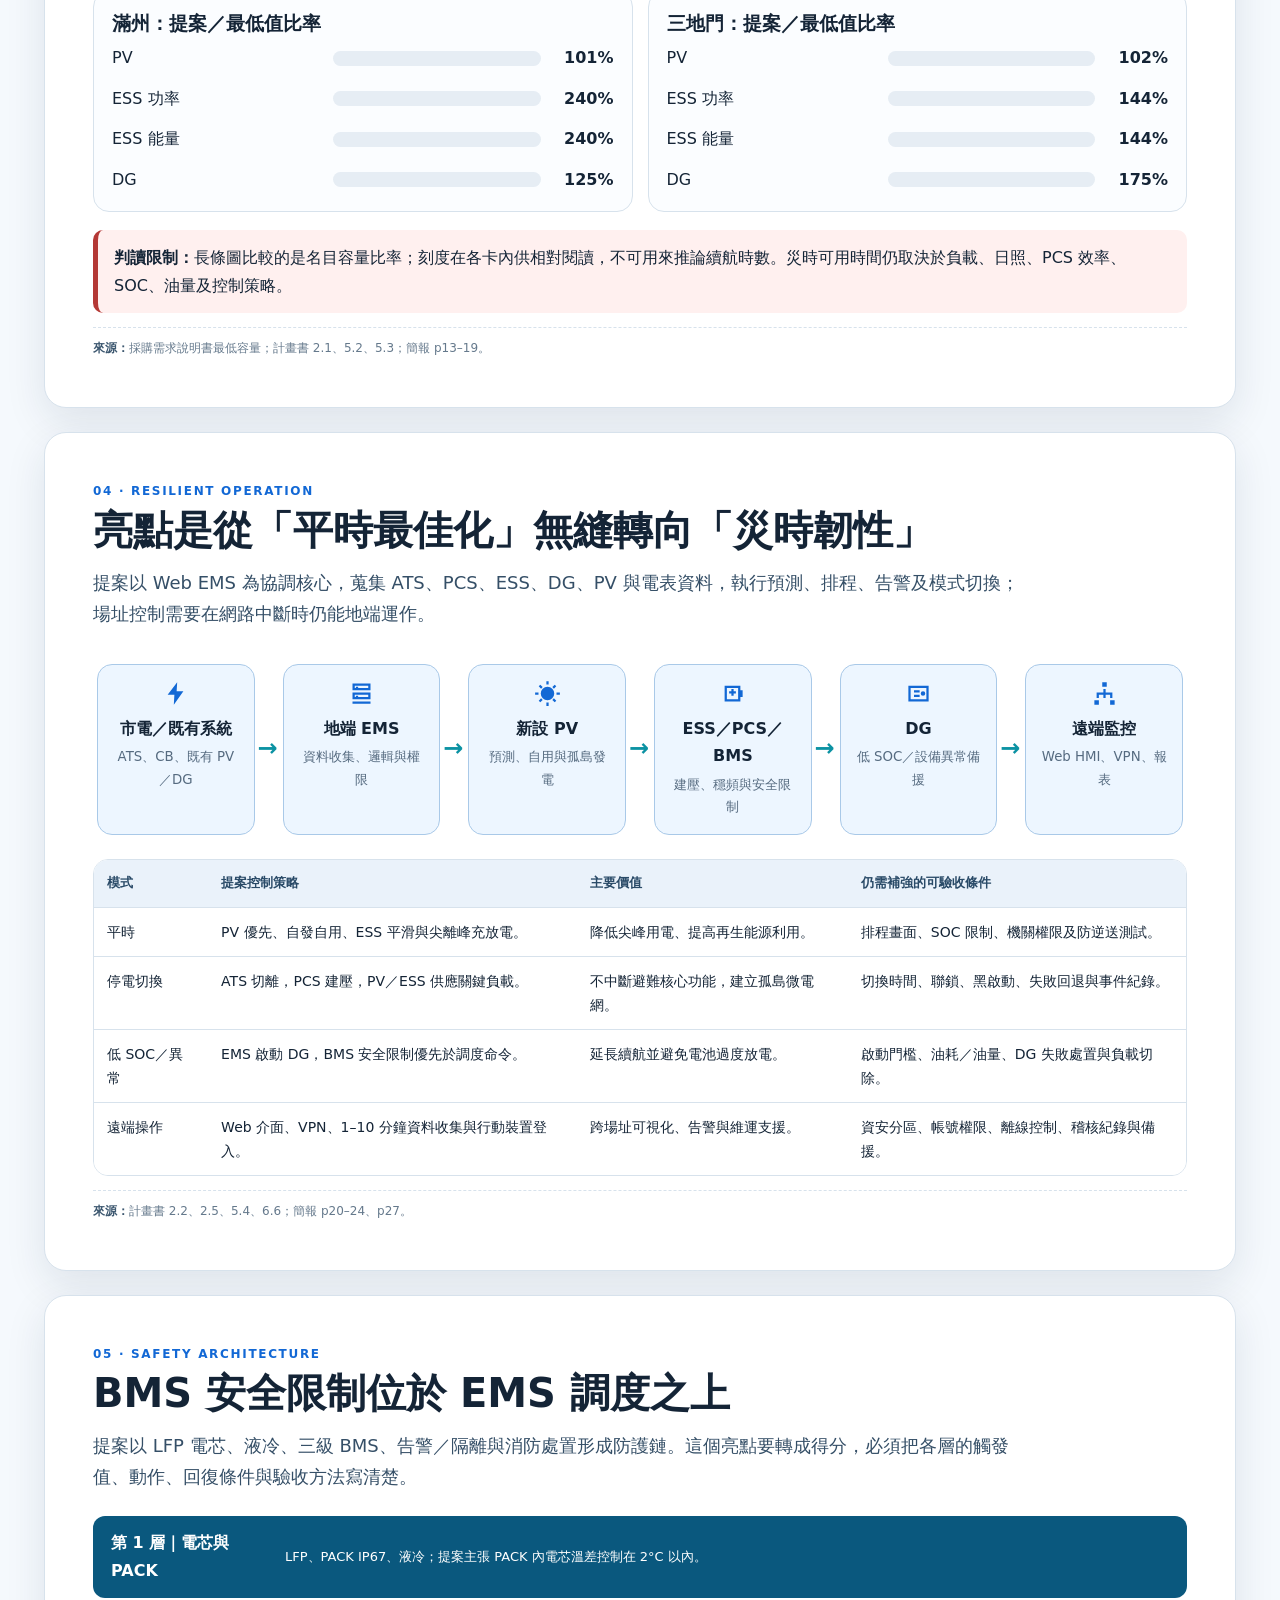
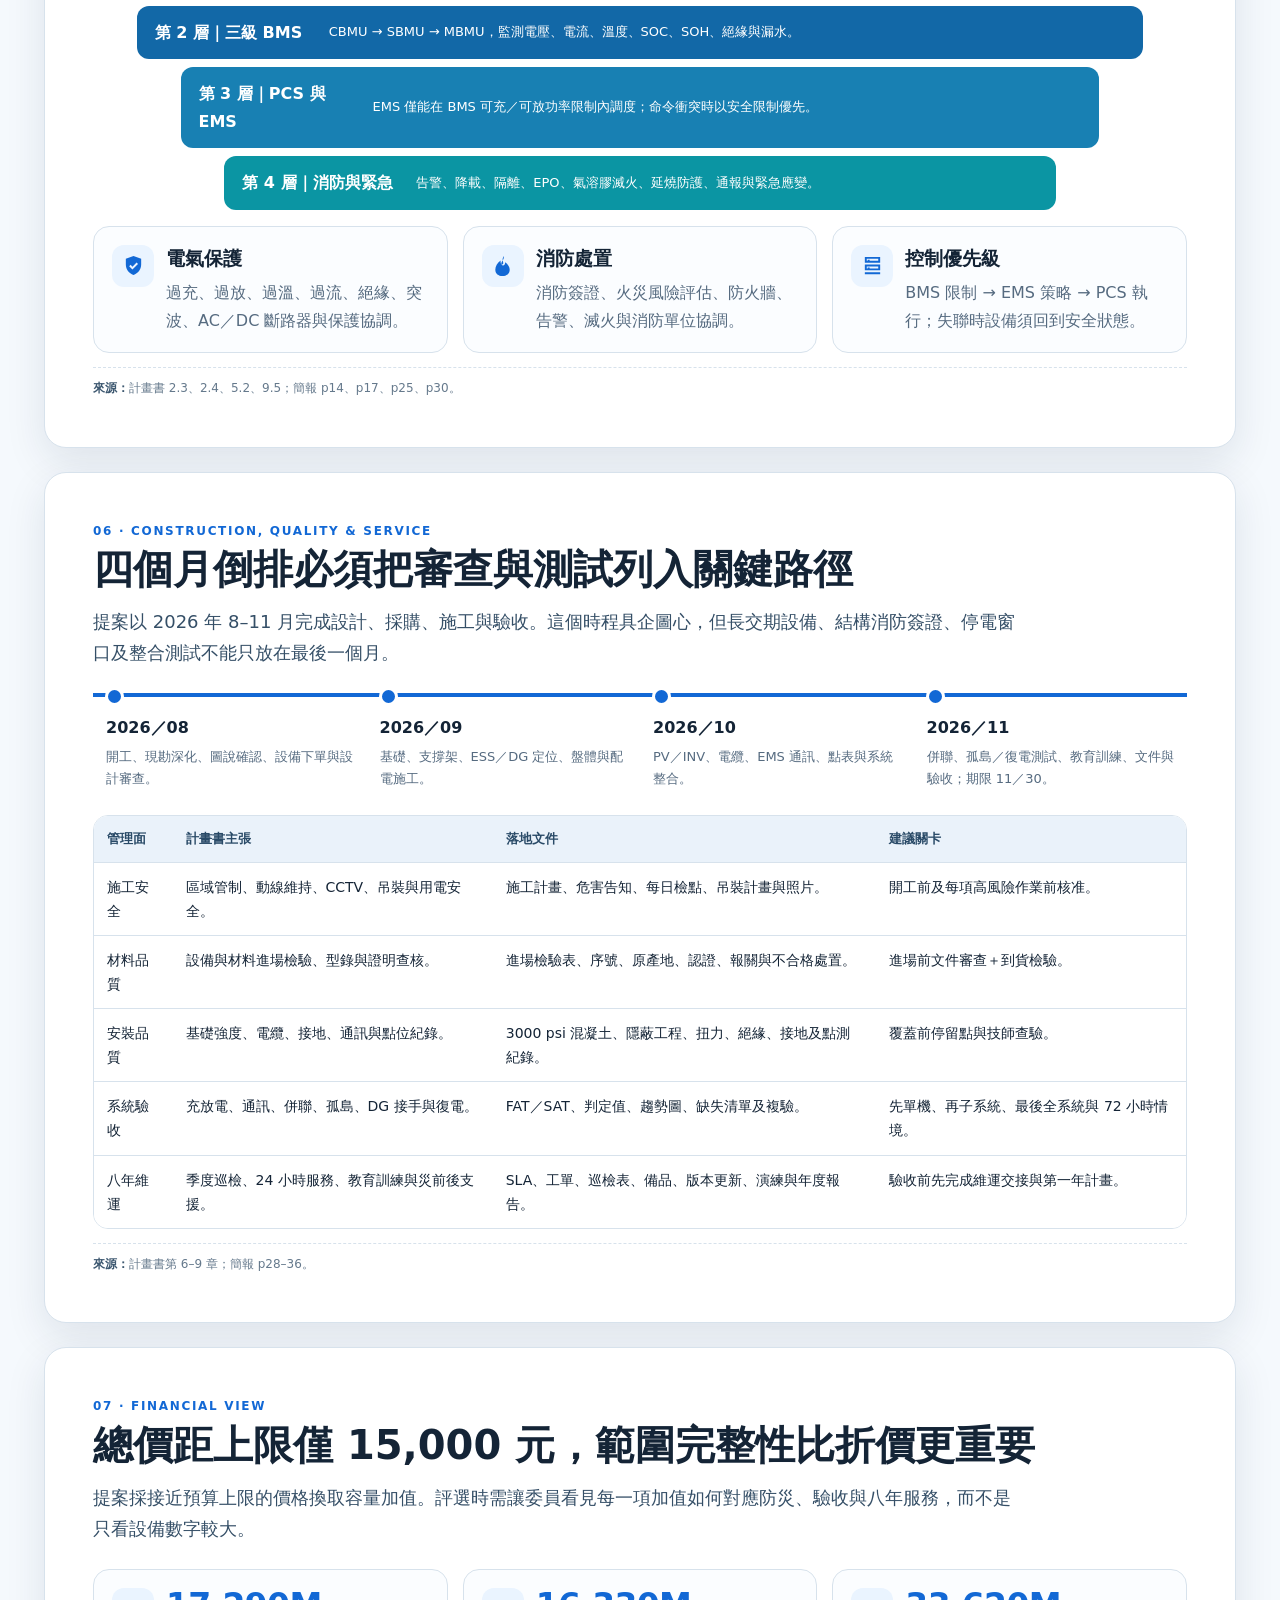
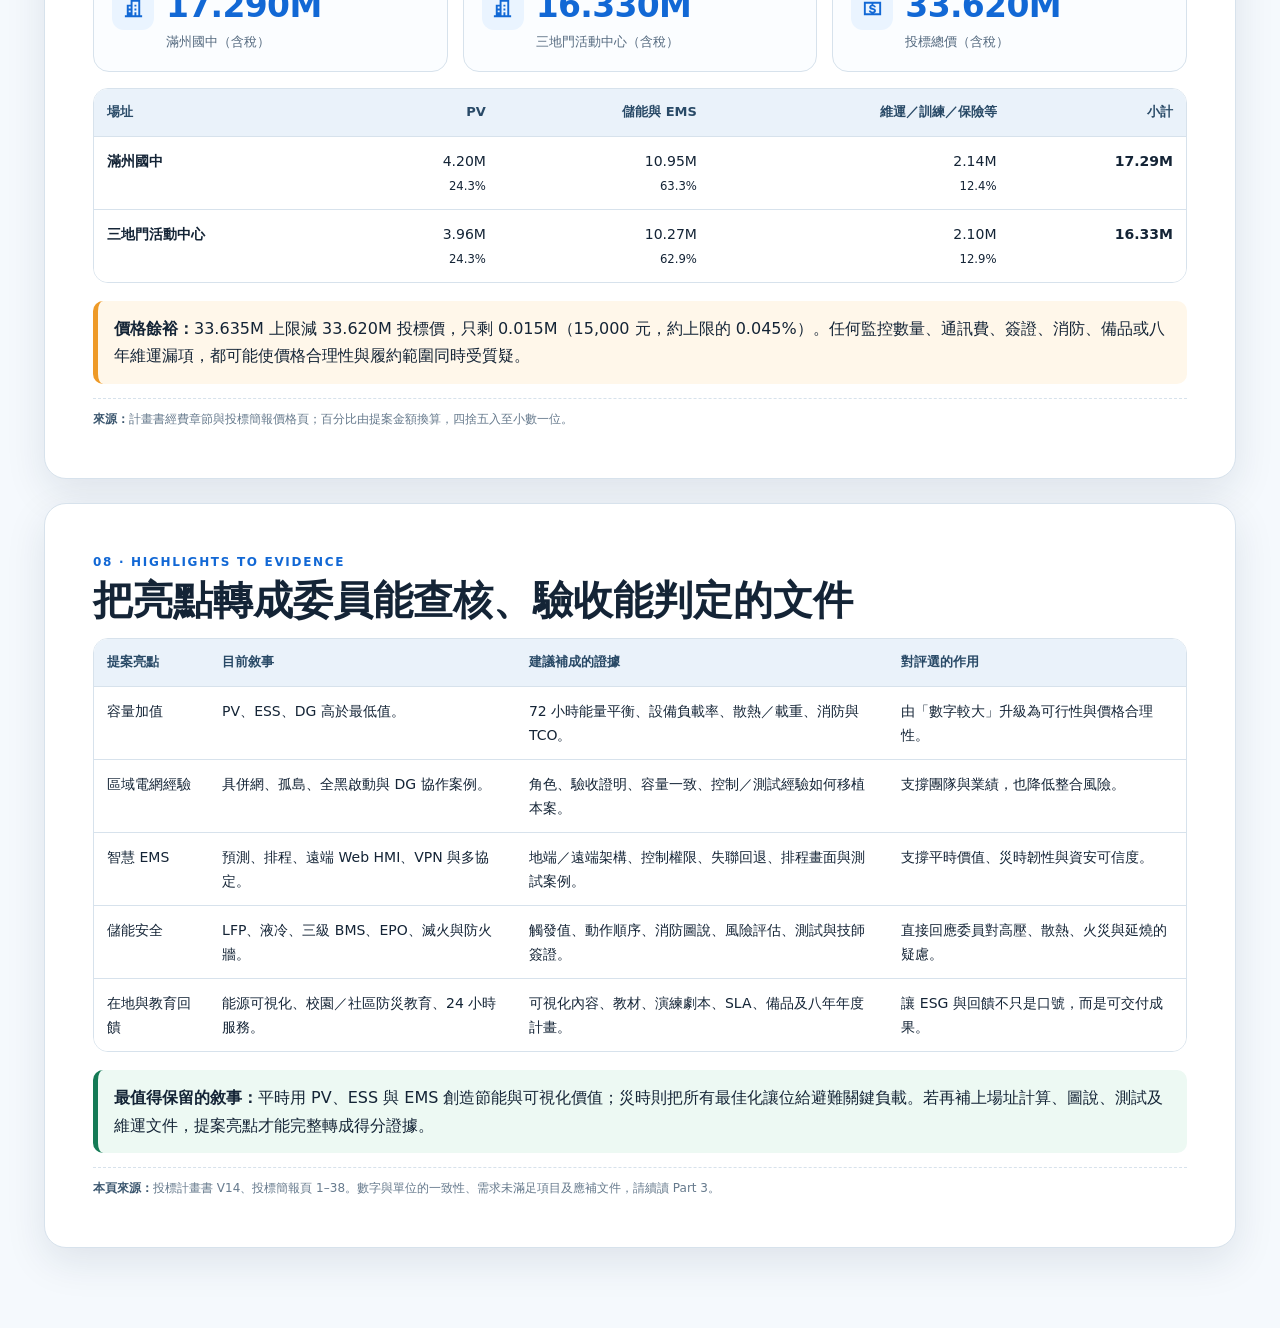
<file: part2.html>
<!doctype html>
<html lang="zh-Hant">
<head>
  <meta charset="utf-8">
  <meta name="viewport" content="width=device-width,initial-scale=1">
  <meta name="description" content="屏東防災微電網投標計畫書 V14 與投標簡報的單頁摘要、系統架構、容量、經費與亮點分析。">
  <title>Part 2｜投標計畫與簡報摘要</title>
  <link rel="stylesheet" href="assets/report.css">
</head>
<body>
  <header class="topbar"><a class="brand" href="index.html">屏東防災微電網</a><nav class="nav" aria-label="主要導覽"><a class="home" href="index.html">首頁</a><a href="part1.html">Part 1 標案</a><a class="active" href="part2.html">Part 2 提案</a><a href="part3.html">Part 3 審閱</a><a href="part4.html">Part 4 答詢</a></nav></header>
  <main class="report">
    <section class="hero">
      <div class="eyebrow">Part 2 · proposal & presentation analysis</div>
      <h1>投標計畫與簡報摘要</h1>
      <p class="lead">依《0_屏東微電網_本文_V14_20260627_final》與《屏東微電網簡報_20260710》整理，完整呈現團隊、系統、場址、施工、維運、經費與回饋主張。此頁描述「提案說了什麼」；需求差距與文件矛盾另見 Part 3。</p>
      <div class="meta-row"><span class="meta">滿州：66 kWp＋120 kW／240 kWh＋100 kW DG</span><span class="meta">三地門：22 kWp＋360 kW／720 kWh＋35 kW DG</span><span class="meta">投標總價 33.620M</span></div>
    </section>
    <nav class="local-toc" aria-label="頁內目錄"><a href="#summary">Executive Summary</a><a href="#directory">報告目錄</a><a href="#team">團隊實績</a><a href="#capacity">容量</a><a href="#architecture">架構</a><a href="#safety">安全</a><a href="#schedule">施工維運</a><a href="#budget">經費</a><a href="#highlights">亮點落地</a></nav>

    <section id="summary" class="report-section executive">
      <div class="section-kicker">Executive Summary</div><h2>提案的優勢清楚，但得分關鍵在證據化</h2>
      <div class="summary-list">
        <div class="summary-item"><b>容量加值有辨識度。</b>兩場址 PV、ESS 與 DG 都高於最低規格，三地門儲能配置達 360 kW／720 kWh，滿州儲能達 120 kW／240 kWh。</div>
        <div class="summary-item"><b>整合團隊敘事完整。</b>進金生負責系統與專案，震江提供儲能／PCS／BMS，新捷能負責 EMS，另以電機、結構與消防技師支撐設計審查。</div>
        <div class="summary-item"><b>方案核心是 EMS 協調。</b>平時做 PV 自用與尖離峰調度；停電時由 ATS、PCS、PV、ESS 與 DG 依 SOC 及設備狀態切換至孤島供電。</div>
        <div class="summary-item"><b>價格幾乎貼齊上限。</b>總價距預算上限僅 15,000 元；容量加值、監控設備與八年維運必須有完整成本歸屬，才能支撐價格合理性。</div>
      </div>
    </section>

    <section id="directory" class="report-section">
      <div class="section-kicker">01 · Report directory</div><h2>從履約能力走到災時供電與社區價值</h2>
      <p class="section-lead">原計畫書與簡報可整理為六條主線。單頁版保留每一主線的文字說明，並在後續章節把容量、流程、風險與成本放入可比較的表格。</p>
      <div class="grid3">
        <div class="card"><div class="icon-head"><span class="icon-box"><svg><use href="assets/icons.svg#i-tools"></use></svg></span><div><h3>01 團隊與實績</h3><p>系統整合、儲能製造、EMS 開發與專業技師；以區域電網及防災案例支持履約能力。</p></div></div></div>
        <div class="card"><div class="icon-head"><span class="icon-box"><svg><use href="assets/icons.svg#i-battery"></use></svg></span><div><h3>02 系統與設備</h3><p>ESS／PCS、LFP、PV／INV、DG、EMS、防逆送與多層安全防護。</p></div></div></div>
        <div class="card"><div class="icon-head"><span class="icon-box"><svg><use href="assets/icons.svg#i-building"></use></svg></span><div><h3>03 場域與施工</h3><p>兩場址配置、孤島運轉、施工安全、結構消防、設備定位與四個月倒排時程。</p></div></div></div>
        <div class="card"><div class="icon-head"><span class="icon-box"><svg><use href="assets/icons.svg#i-shield"></use></svg></span><div><h3>04 品質與維運</h3><p>材料進場、安裝紀錄、功能測試、教育訓練、八年保固、季度巡檢與通報服務。</p></div></div></div>
        <div class="card"><div class="icon-head"><span class="icon-box"><svg><use href="assets/icons.svg#i-money"></use></svg></span><div><h3>05 經費合理性</h3><p>按場址拆分 PV、儲能／EMS、維運保固、教育訓練、保險與其他履約費用。</p></div></div></div>
        <div class="card"><div class="icon-head"><span class="icon-box"><svg><use href="assets/icons.svg#i-sun"></use></svg></span><div><h3>06 回饋與 ESG</h3><p>防音 DG、能源可視化、防災教育、避難處所韌性及企業社會責任。</p></div></div></div>
      </div>
      <p class="source"><strong>來源：</strong>投標計畫書 V14 章節結構與投標簡報頁 1–38。</p>
    </section>

    <section id="team" class="report-section">
      <div class="section-kicker">02 · Team & experience</div><h2>以區域電網經驗降低「多設備協同」風險</h2>
      <p class="section-lead">提案不是單一設備供貨，而是由系統整合、儲能、EMS 與技師共同交付。真正需要在契約與 RACI 鎖定的是：介面由誰設計、誰設定、誰測試、誰在八年內負責。</p>
      <div class="table-wrap"><table class="data-table"><thead><tr><th>團隊角色</th><th>提案分工</th><th>應交付成果</th><th>主要介面風險</th></tr></thead><tbody>
        <tr><td><b>進金生能源</b></td><td>系統整合、機電、土建、消防協調與專案管理。</td><td>整體設計、採購施工、進度品質、測試驗收及維運窗口。</td><td>須對分包與設備商成果負總責，不能讓介面成為責任空白。</td></tr>
        <tr><td><b>震江電力</b></td><td>儲能系統設計／製造、BMS、PCS 與安全控制。</td><td>設備型錄、認證、保護設定、FAT／SAT、原廠支援與備品。</td><td>BMS 安全限制、PCS 指令與 EMS 調度需明確定義優先級。</td></tr>
        <tr><td><b>新捷能資訊</b></td><td>EMS 開發、資料整合、監控、HMI 與資安。</td><td>點表、協定、控制邏輯、權限、告警、API、資料保存與測試。</td><td>既有設備協定、地端／遠端權限及失聯回退需在施工前鎖定。</td></tr>
        <tr><td><b>專業技師團隊</b></td><td>電機、結構、消防簽證與審查支持。</td><td>單線圖、保護、結構計算、基礎與支架、消防設計及簽證。</td><td>簽證不能延到完工前補作，必須納入設計關卡及版次控管。</td></tr>
      </tbody></table></div>
      <div class="grid2" style="margin-top:16px">
        <div class="card"><div class="icon-head"><span class="icon-box"><svg><use href="assets/icons.svg#i-network"></use></svg></span><div><h3>區域電網實績敘事</h3><p>提案引用南化二次變電所 3 MW／4.84 MWh、笨港二次變電所區域電網，以及石龜國小防災公園等案例，連結併網、孤島、DG 協作、既設 PV 整合及全黑啟動能力。</p></div></div></div>
        <div class="card"><div class="icon-head"><span class="icon-box"><svg><use href="assets/icons.svg#i-alert"></use></svg></span><div><h3>實績證據注意</h3><p>實績容量、案名、業主、驗收日期與公司角色必須以業主證明或驗收文件統一口徑；笨港容量在計畫書與簡報有不同版本，詳見 Part 3。</p></div></div></div>
      </div>
      <p class="source"><strong>來源：</strong>計畫書之團隊組織、實績與 10.2 章節；簡報 p4–10。</p>
    </section>

    <section id="capacity" class="report-section">
      <div class="section-kicker">03 · Capacity upgrade</div><h2>容量加值幅度以 ESS 最明顯，PV 則接近最低值</h2>
      <p class="section-lead">下表將標案最低值與提案值放在一起。百分比只代表名目容量增幅，不代表 72 小時、散熱、載重或消防已被證明。</p>
      <div class="table-wrap"><table class="data-table"><thead><tr><th>場址／設備</th><th class="num">標案最低值</th><th class="num">提案值</th><th class="num">名目增幅</th><th>提案設計意圖</th></tr></thead><tbody>
        <tr><td><b>滿州｜PV</b></td><td class="num">65.34 kWp</td><td class="num">66 kWp</td><td class="num">+1.0%</td><td>RC 屋頂平鋪，配合結構與防水設計。</td></tr>
        <tr><td><b>滿州｜ESS 功率</b></td><td class="num">50 kW</td><td class="num">120 kW</td><td class="num">+140%</td><td>一套 120 kW／240 kWh 一體式儲能櫃。</td></tr>
        <tr><td><b>滿州｜ESS 能量</b></td><td class="num">100 kWh</td><td class="num">240 kWh</td><td class="num">+140%</td><td>提高孤島支撐與平時調度能力。</td></tr>
        <tr><td><b>滿州｜DG</b></td><td class="num">80 kW</td><td class="num">100 kW</td><td class="num">+25%</td><td>供 ESS 低 SOC 或異常時的備援電力。</td></tr>
        <tr><td><b>三地門｜PV</b></td><td class="num">21.66 kWp</td><td class="num">22 kWp</td><td class="num">+1.6%</td><td>浪板屋頂平鋪，需結構與防水查核。</td></tr>
        <tr><td><b>三地門｜ESS 功率</b></td><td class="num">250 kW</td><td class="num">360 kW</td><td class="num">+44%</td><td>三套 120 kW／240 kWh 儲能櫃並聯。</td></tr>
        <tr><td><b>三地門｜ESS 能量</b></td><td class="num">500 kWh</td><td class="num">720 kWh</td><td class="num">+44%</td><td>提升關鍵負載續航與調度彈性。</td></tr>
        <tr><td><b>三地門｜DG</b></td><td class="num">20 kW</td><td class="num">35 kW</td><td class="num">+75%</td><td>配置防音箱、防溢堤及遠端啟動。</td></tr>
      </tbody></table></div>
      <div class="grid2" style="margin-top:16px">
        <div class="card"><h3>滿州：提案／最低值比率</h3><div class="bar-chart"><div class="bar-row"><span>PV</span><span class="track"><span class="fill" style="width:42%"></span></span><strong>101%</strong></div><div class="bar-row"><span>ESS 功率</span><span class="track"><span class="fill" style="width:100%"></span></span><strong>240%</strong></div><div class="bar-row"><span>ESS 能量</span><span class="track"><span class="fill" style="width:100%"></span></span><strong>240%</strong></div><div class="bar-row"><span>DG</span><span class="track"><span class="fill" style="width:52%"></span></span><strong>125%</strong></div></div></div>
        <div class="card"><h3>三地門：提案／最低值比率</h3><div class="bar-chart"><div class="bar-row"><span>PV</span><span class="track"><span class="fill" style="width:68%"></span></span><strong>102%</strong></div><div class="bar-row"><span>ESS 功率</span><span class="track"><span class="fill" style="width:96%"></span></span><strong>144%</strong></div><div class="bar-row"><span>ESS 能量</span><span class="track"><span class="fill" style="width:96%"></span></span><strong>144%</strong></div><div class="bar-row"><span>DG</span><span class="track"><span class="fill" style="width:100%"></span></span><strong>175%</strong></div></div></div>
      </div>
      <div class="danger"><b>判讀限制：</b>長條圖比較的是名目容量比率；刻度在各卡內供相對閱讀，不可用來推論續航時數。災時可用時間仍取決於負載、日照、PCS 效率、SOC、油量及控制策略。</div>
      <p class="source"><strong>來源：</strong>採購需求說明書最低容量；計畫書 2.1、5.2、5.3；簡報 p13–19。</p>
    </section>

    <section id="architecture" class="report-section">
      <div class="section-kicker">04 · Resilient operation</div><h2>亮點是從「平時最佳化」無縫轉向「災時韌性」</h2>
      <p class="section-lead">提案以 Web EMS 為協調核心，蒐集 ATS、PCS、ESS、DG、PV 與電表資料，執行預測、排程、告警及模式切換；場址控制需要在網路中斷時仍能地端運作。</p>
      <div class="flow" aria-label="提案微電網架構">
        <div class="flow-node"><svg><use href="assets/icons.svg#i-bolt"></use></svg><b>市電／既有系統</b><small>ATS、CB、既有 PV／DG</small></div>
        <div class="flow-node"><svg><use href="assets/icons.svg#i-server"></use></svg><b>地端 EMS</b><small>資料收集、邏輯與權限</small></div>
        <div class="flow-node"><svg><use href="assets/icons.svg#i-sun"></use></svg><b>新設 PV</b><small>預測、自用與孤島發電</small></div>
        <div class="flow-node"><svg><use href="assets/icons.svg#i-battery"></use></svg><b>ESS／PCS／BMS</b><small>建壓、穩頻與安全限制</small></div>
        <div class="flow-node"><svg><use href="assets/icons.svg#i-generator"></use></svg><b>DG</b><small>低 SOC／設備異常備援</small></div>
        <div class="flow-node"><svg><use href="assets/icons.svg#i-network"></use></svg><b>遠端監控</b><small>Web HMI、VPN、報表</small></div>
      </div>
      <div class="table-wrap" style="margin-top:18px"><table class="data-table"><thead><tr><th>模式</th><th>提案控制策略</th><th>主要價值</th><th>仍需補強的可驗收條件</th></tr></thead><tbody>
        <tr><td>平時</td><td>PV 優先、自發自用、ESS 平滑與尖離峰充放電。</td><td>降低尖峰用電、提高再生能源利用。</td><td>排程畫面、SOC 限制、機關權限及防逆送測試。</td></tr>
        <tr><td>停電切換</td><td>ATS 切離，PCS 建壓，PV／ESS 供應關鍵負載。</td><td>不中斷避難核心功能，建立孤島微電網。</td><td>切換時間、聯鎖、黑啟動、失敗回退與事件紀錄。</td></tr>
        <tr><td>低 SOC／異常</td><td>EMS 啟動 DG，BMS 安全限制優先於調度命令。</td><td>延長續航並避免電池過度放電。</td><td>啟動門檻、油耗／油量、DG 失敗處置與負載切除。</td></tr>
        <tr><td>遠端操作</td><td>Web 介面、VPN、1–10 分鐘資料收集與行動裝置登入。</td><td>跨場址可視化、告警與維運支援。</td><td>資安分區、帳號權限、離線控制、稽核紀錄與備援。</td></tr>
      </tbody></table></div>
      <p class="source"><strong>來源：</strong>計畫書 2.2、2.5、5.4、6.6；簡報 p20–24、p27。</p>
    </section>

    <section id="safety" class="report-section">
      <div class="section-kicker">05 · Safety architecture</div><h2>BMS 安全限制位於 EMS 調度之上</h2>
      <p class="section-lead">提案以 LFP 電芯、液冷、三級 BMS、告警／隔離與消防處置形成防護鏈。這個亮點要轉成得分，必須把各層的觸發值、動作、回復條件與驗收方法寫清楚。</p>
      <div class="layer-stack" aria-label="儲能安全防護層級">
        <div class="layer"><strong>第 1 層｜電芯與 PACK</strong><span>LFP、PACK IP67、液冷；提案主張 PACK 內電芯溫差控制在 2°C 以內。</span></div>
        <div class="layer"><strong>第 2 層｜三級 BMS</strong><span>CBMU → SBMU → MBMU，監測電壓、電流、溫度、SOC、SOH、絕緣與漏水。</span></div>
        <div class="layer"><strong>第 3 層｜PCS 與 EMS</strong><span>EMS 僅能在 BMS 可充／可放功率限制內調度；命令衝突時以安全限制優先。</span></div>
        <div class="layer"><strong>第 4 層｜消防與緊急</strong><span>告警、降載、隔離、EPO、氣溶膠滅火、延燒防護、通報與緊急應變。</span></div>
      </div>
      <div class="grid3" style="margin-top:16px">
        <div class="card"><div class="icon-head"><span class="icon-box"><svg><use href="assets/icons.svg#i-shield"></use></svg></span><div><h3>電氣保護</h3><p>過充、過放、過溫、過流、絕緣、突波、AC／DC 斷路器與保護協調。</p></div></div></div>
        <div class="card"><div class="icon-head"><span class="icon-box"><svg><use href="assets/icons.svg#i-fire"></use></svg></span><div><h3>消防處置</h3><p>消防簽證、火災風險評估、防火牆、告警、滅火與消防單位協調。</p></div></div></div>
        <div class="card"><div class="icon-head"><span class="icon-box"><svg><use href="assets/icons.svg#i-server"></use></svg></span><div><h3>控制優先級</h3><p>BMS 限制 → EMS 策略 → PCS 執行；失聯時設備須回到安全狀態。</p></div></div></div>
      </div>
      <p class="source"><strong>來源：</strong>計畫書 2.3、2.4、5.2、9.5；簡報 p14、p17、p25、p30。</p>
    </section>

    <section id="schedule" class="report-section">
      <div class="section-kicker">06 · Construction, quality & service</div><h2>四個月倒排必須把審查與測試列入關鍵路徑</h2>
      <p class="section-lead">提案以 2026 年 8–11 月完成設計、採購、施工與驗收。這個時程具企圖心，但長交期設備、結構消防簽證、停電窗口及整合測試不能只放在最後一個月。</p>
      <div class="timeline">
        <div class="step"><b>2026／08</b><span>開工、現勘深化、圖說確認、設備下單與設計審查。</span></div>
        <div class="step"><b>2026／09</b><span>基礎、支撐架、ESS／DG 定位、盤體與配電施工。</span></div>
        <div class="step"><b>2026／10</b><span>PV／INV、電纜、EMS 通訊、點表與系統整合。</span></div>
        <div class="step"><b>2026／11</b><span>併聯、孤島／復電測試、教育訓練、文件與驗收；期限 11／30。</span></div>
      </div>
      <div class="table-wrap" style="margin-top:24px"><table class="data-table"><thead><tr><th>管理面</th><th>計畫書主張</th><th>落地文件</th><th>建議關卡</th></tr></thead><tbody>
        <tr><td>施工安全</td><td>區域管制、動線維持、CCTV、吊裝與用電安全。</td><td>施工計畫、危害告知、每日檢點、吊裝計畫與照片。</td><td>開工前及每項高風險作業前核准。</td></tr>
        <tr><td>材料品質</td><td>設備與材料進場檢驗、型錄與證明查核。</td><td>進場檢驗表、序號、原產地、認證、報關與不合格處置。</td><td>進場前文件審查＋到貨檢驗。</td></tr>
        <tr><td>安裝品質</td><td>基礎強度、電纜、接地、通訊與點位紀錄。</td><td>3000 psi 混凝土、隱蔽工程、扭力、絕緣、接地及點測紀錄。</td><td>覆蓋前停留點與技師查驗。</td></tr>
        <tr><td>系統驗收</td><td>充放電、通訊、併聯、孤島、DG 接手與復電。</td><td>FAT／SAT、判定值、趨勢圖、缺失清單及複驗。</td><td>先單機、再子系統、最後全系統與 72 小時情境。</td></tr>
        <tr><td>八年維運</td><td>季度巡檢、24 小時服務、教育訓練與災前後支援。</td><td>SLA、工單、巡檢表、備品、版本更新、演練與年度報告。</td><td>驗收前先完成維運交接與第一年計畫。</td></tr>
      </tbody></table></div>
      <p class="source"><strong>來源：</strong>計畫書第 6–9 章；簡報 p28–36。</p>
    </section>

    <section id="budget" class="report-section">
      <div class="section-kicker">07 · Financial view</div><h2>總價距上限僅 15,000 元，範圍完整性比折價更重要</h2>
      <p class="section-lead">提案採接近預算上限的價格換取容量加值。評選時需讓委員看見每一項加值如何對應防災、驗收與八年服務，而不是只看設備數字較大。</p>
      <div class="grid3">
        <div class="card"><div class="icon-head"><span class="icon-box"><svg><use href="assets/icons.svg#i-building"></use></svg></span><div><div class="metric">17.290M</div><div class="metric-label">滿州國中（含稅）</div></div></div></div>
        <div class="card"><div class="icon-head"><span class="icon-box"><svg><use href="assets/icons.svg#i-building"></use></svg></span><div><div class="metric">16.330M</div><div class="metric-label">三地門活動中心（含稅）</div></div></div></div>
        <div class="card"><div class="icon-head"><span class="icon-box"><svg><use href="assets/icons.svg#i-money"></use></svg></span><div><div class="metric">33.620M</div><div class="metric-label">投標總價（含稅）</div></div></div></div>
      </div>
      <div class="table-wrap" style="margin-top:16px"><table class="data-table"><thead><tr><th>場址</th><th class="num">PV</th><th class="num">儲能與 EMS</th><th class="num">維運／訓練／保險等</th><th class="num">小計</th></tr></thead><tbody>
        <tr><td><b>滿州國中</b></td><td class="num">4.20M<br><small>24.3%</small></td><td class="num">10.95M<br><small>63.3%</small></td><td class="num">2.14M<br><small>12.4%</small></td><td class="num"><b>17.29M</b></td></tr>
        <tr><td><b>三地門活動中心</b></td><td class="num">3.96M<br><small>24.3%</small></td><td class="num">10.27M<br><small>62.9%</small></td><td class="num">2.10M<br><small>12.9%</small></td><td class="num"><b>16.33M</b></td></tr>
      </tbody></table></div>
      <div class="warning"><b>價格餘裕：</b>33.635M 上限減 33.620M 投標價，只剩 0.015M（15,000 元，約上限的 0.045%）。任何監控數量、通訊費、簽證、消防、備品或八年維運漏項，都可能使價格合理性與履約範圍同時受質疑。</div>
      <p class="source"><strong>來源：</strong>計畫書經費章節與投標簡報價格頁；百分比由提案金額換算，四捨五入至小數一位。</p>
    </section>

    <section id="highlights" class="report-section">
      <div class="section-kicker">08 · Highlights to evidence</div><h2>把亮點轉成委員能查核、驗收能判定的文件</h2>
      <div class="table-wrap"><table class="data-table"><thead><tr><th>提案亮點</th><th>目前敘事</th><th>建議補成的證據</th><th>對評選的作用</th></tr></thead><tbody>
        <tr><td>容量加值</td><td>PV、ESS、DG 高於最低值。</td><td>72 小時能量平衡、設備負載率、散熱／載重、消防與 TCO。</td><td>由「數字較大」升級為可行性與價格合理性。</td></tr>
        <tr><td>區域電網經驗</td><td>具併網、孤島、全黑啟動與 DG 協作案例。</td><td>角色、驗收證明、容量一致、控制／測試經驗如何移植本案。</td><td>支撐團隊與業績，也降低整合風險。</td></tr>
        <tr><td>智慧 EMS</td><td>預測、排程、遠端 Web HMI、VPN 與多協定。</td><td>地端／遠端架構、控制權限、失聯回退、排程畫面與測試案例。</td><td>支撐平時價值、災時韌性與資安可信度。</td></tr>
        <tr><td>儲能安全</td><td>LFP、液冷、三級 BMS、EPO、滅火與防火牆。</td><td>觸發值、動作順序、消防圖說、風險評估、測試與技師簽證。</td><td>直接回應委員對高壓、散熱、火災與延燒的疑慮。</td></tr>
        <tr><td>在地與教育回饋</td><td>能源可視化、校園／社區防災教育、24 小時服務。</td><td>可視化內容、教材、演練劇本、SLA、備品及八年年度計畫。</td><td>讓 ESG 與回饋不只是口號，而是可交付成果。</td></tr>
      </tbody></table></div>
      <div class="success"><b>最值得保留的敘事：</b>平時用 PV、ESS 與 EMS 創造節能與可視化價值；災時則把所有最佳化讓位給避難關鍵負載。若再補上場址計算、圖說、測試及維運文件，提案亮點才能完整轉成得分證據。</div>
      <p class="source"><strong>本頁來源：</strong>投標計畫書 V14、投標簡報頁 1–38。數字與單位的一致性、需求未滿足項目及應補文件，請續讀 Part 3。</p>
    </section>
  </main>
  <button class="top-button" data-top aria-label="回到頁首">↑</button><script src="assets/report.js"></script>
</body>
</html>
</file>
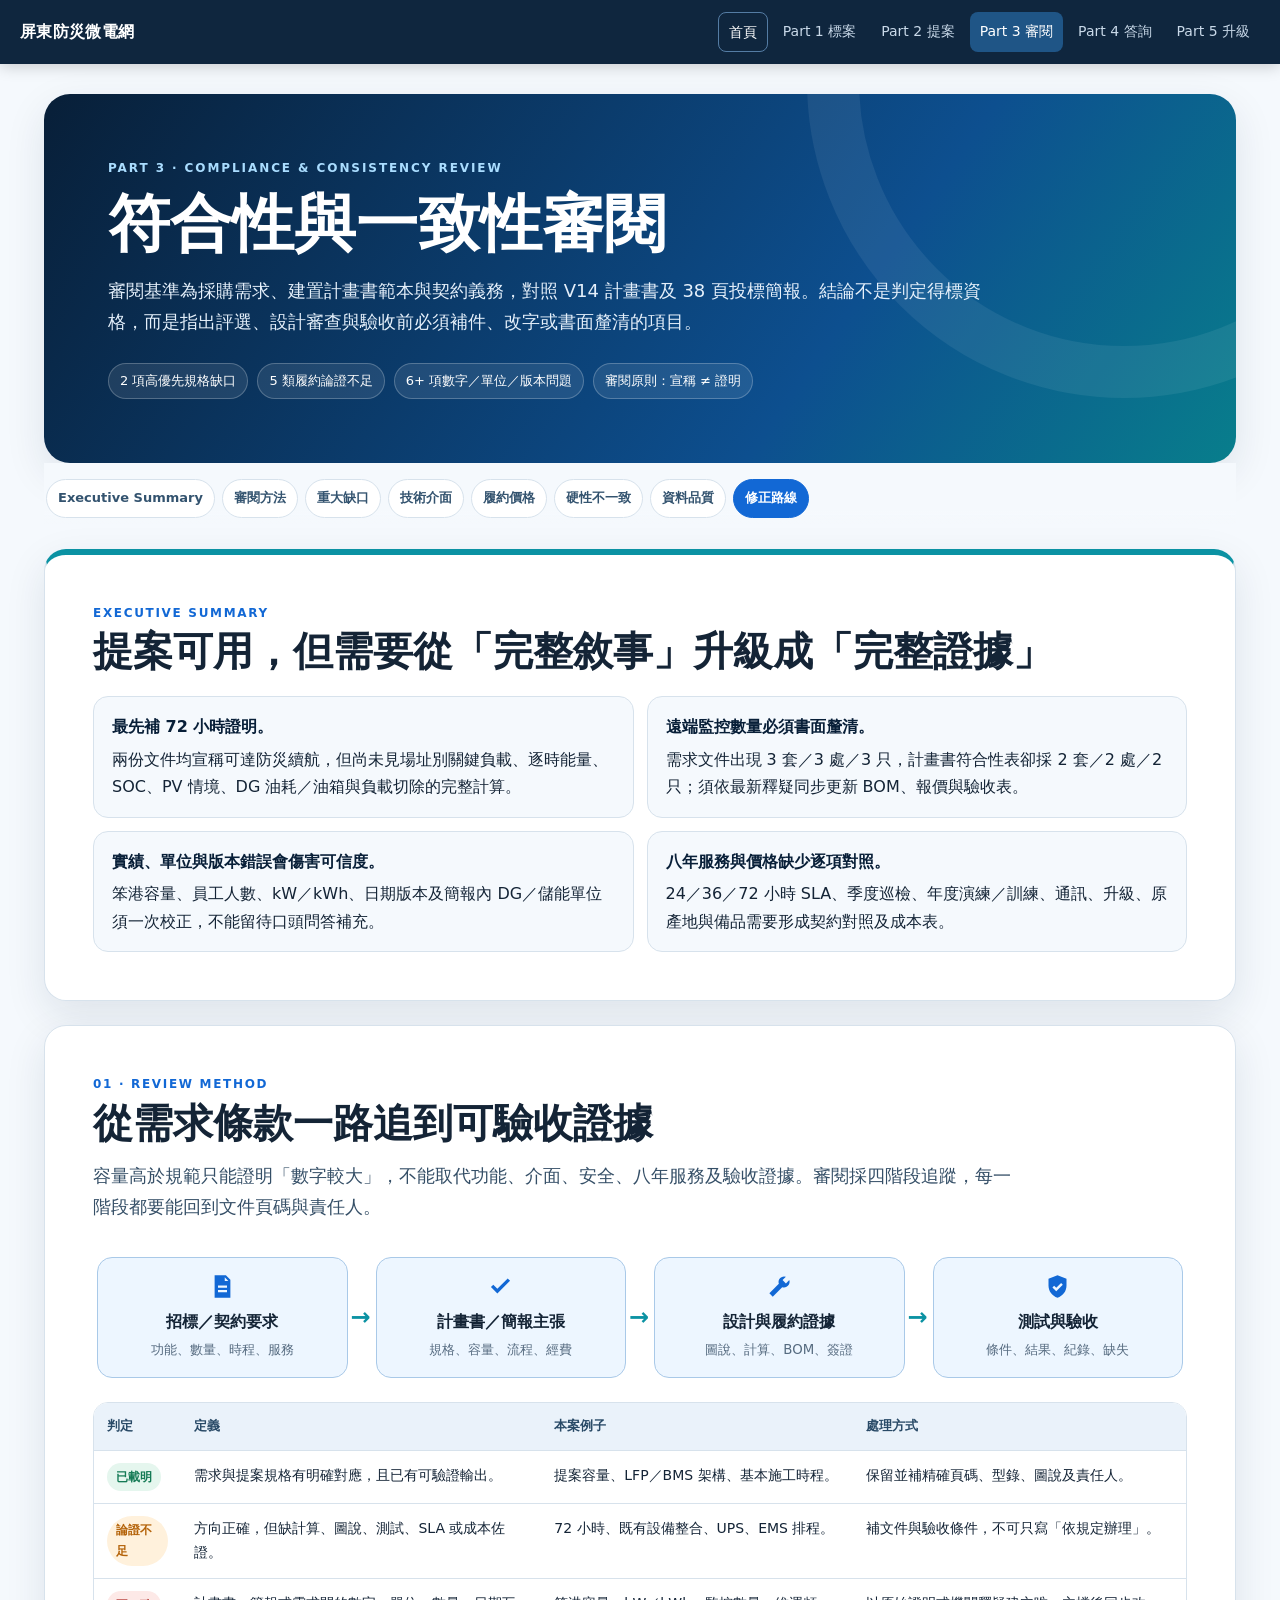
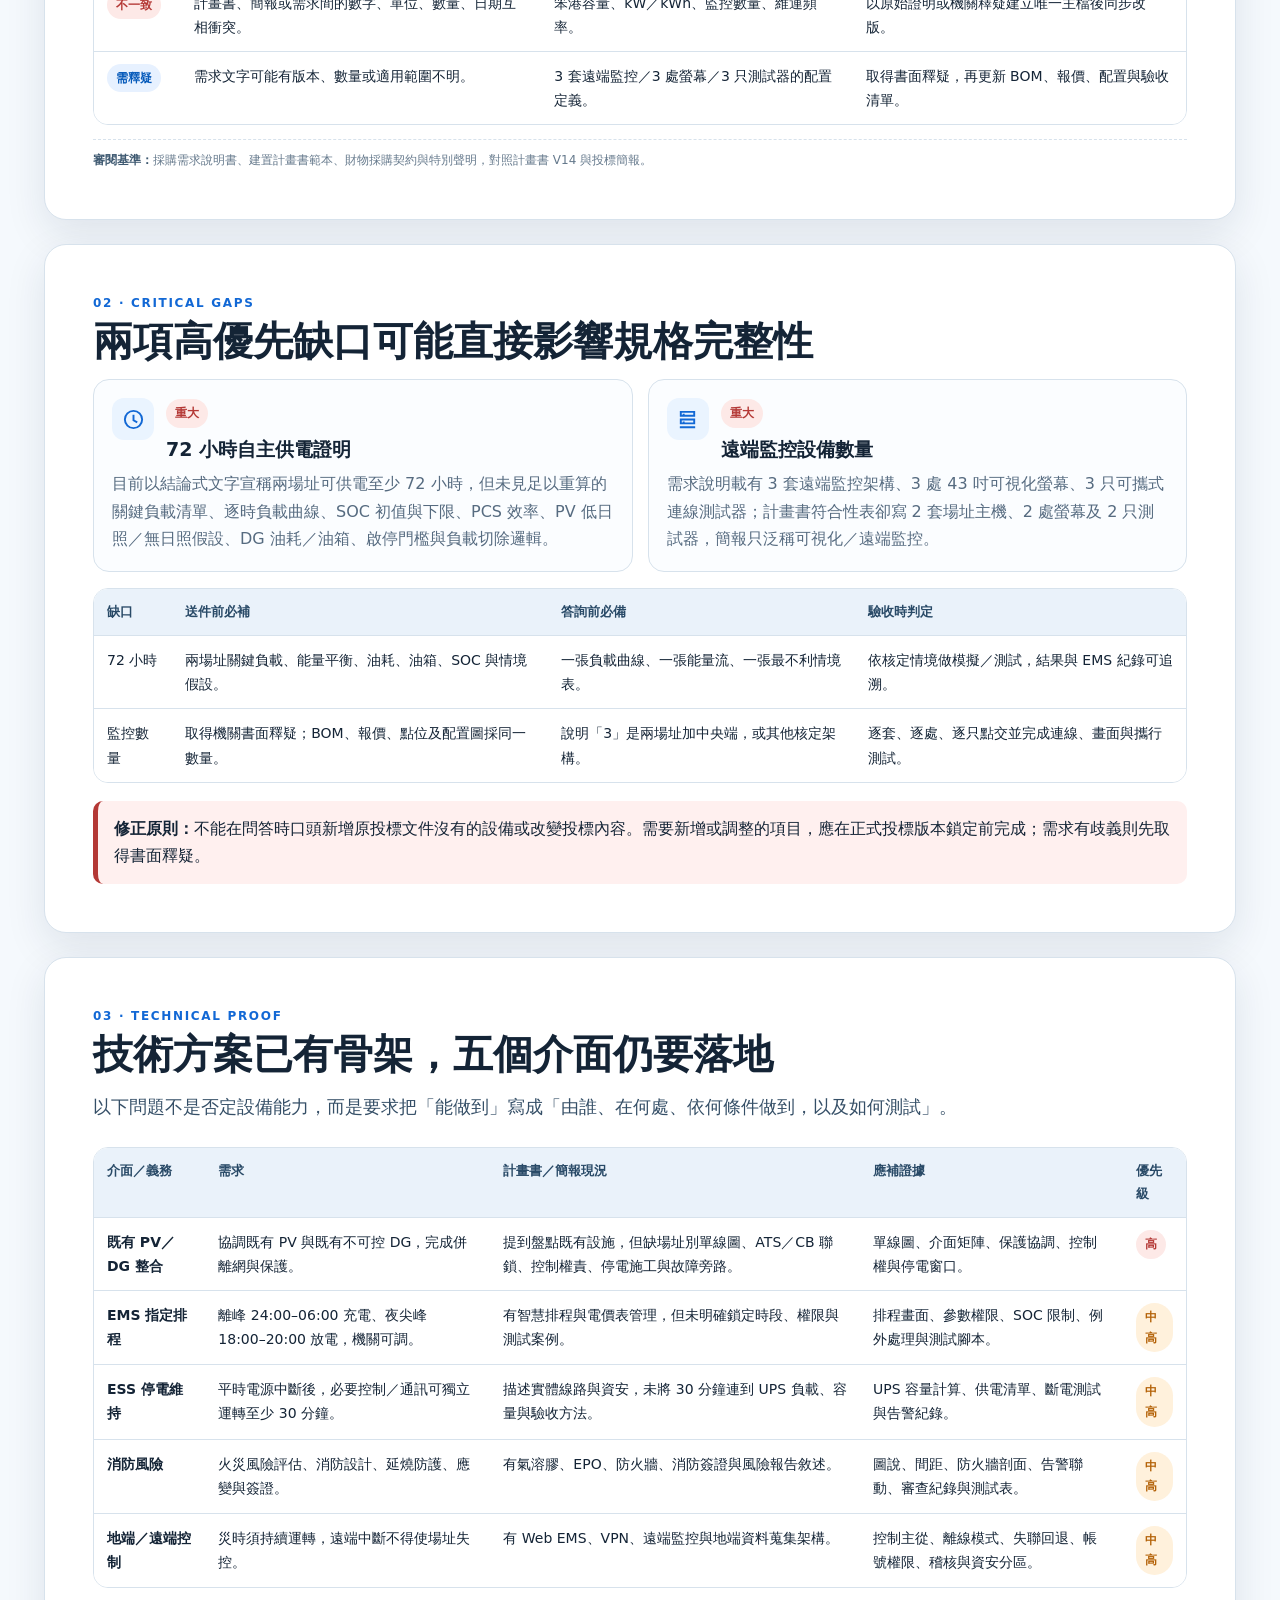
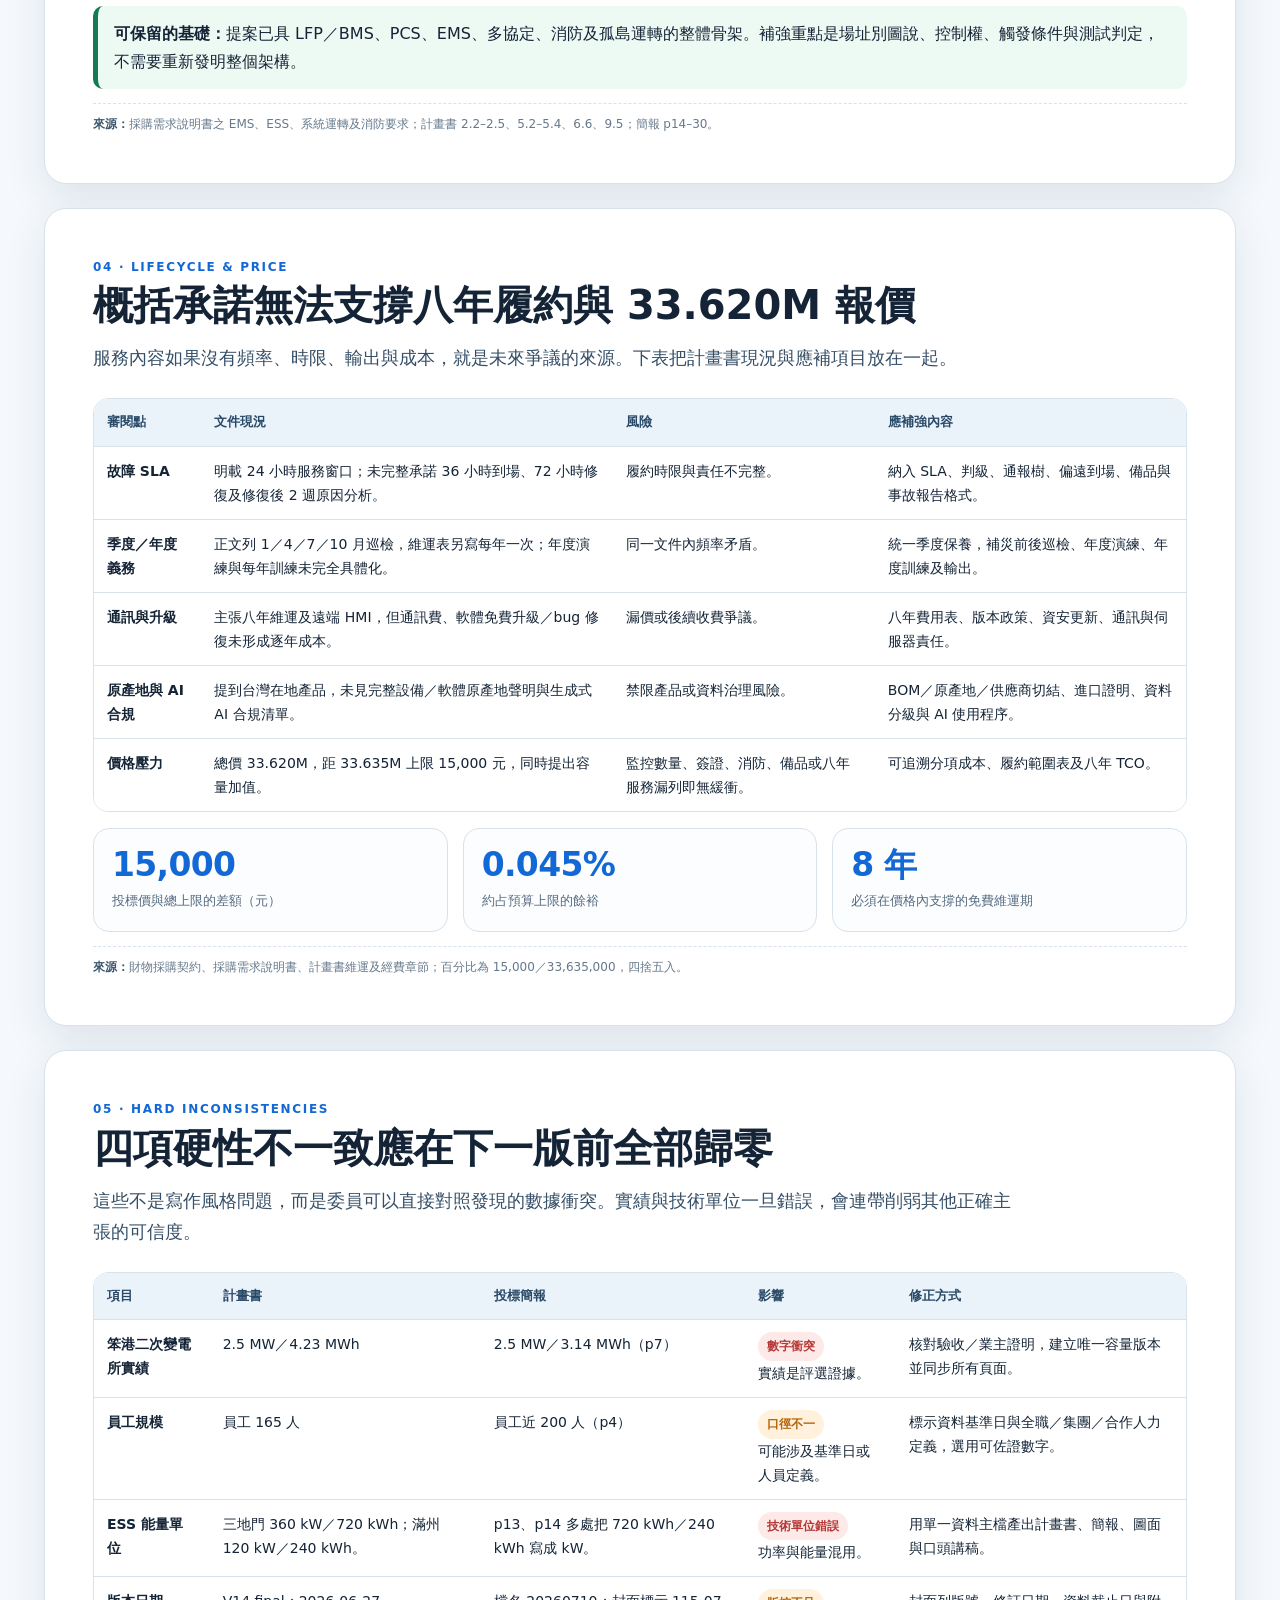
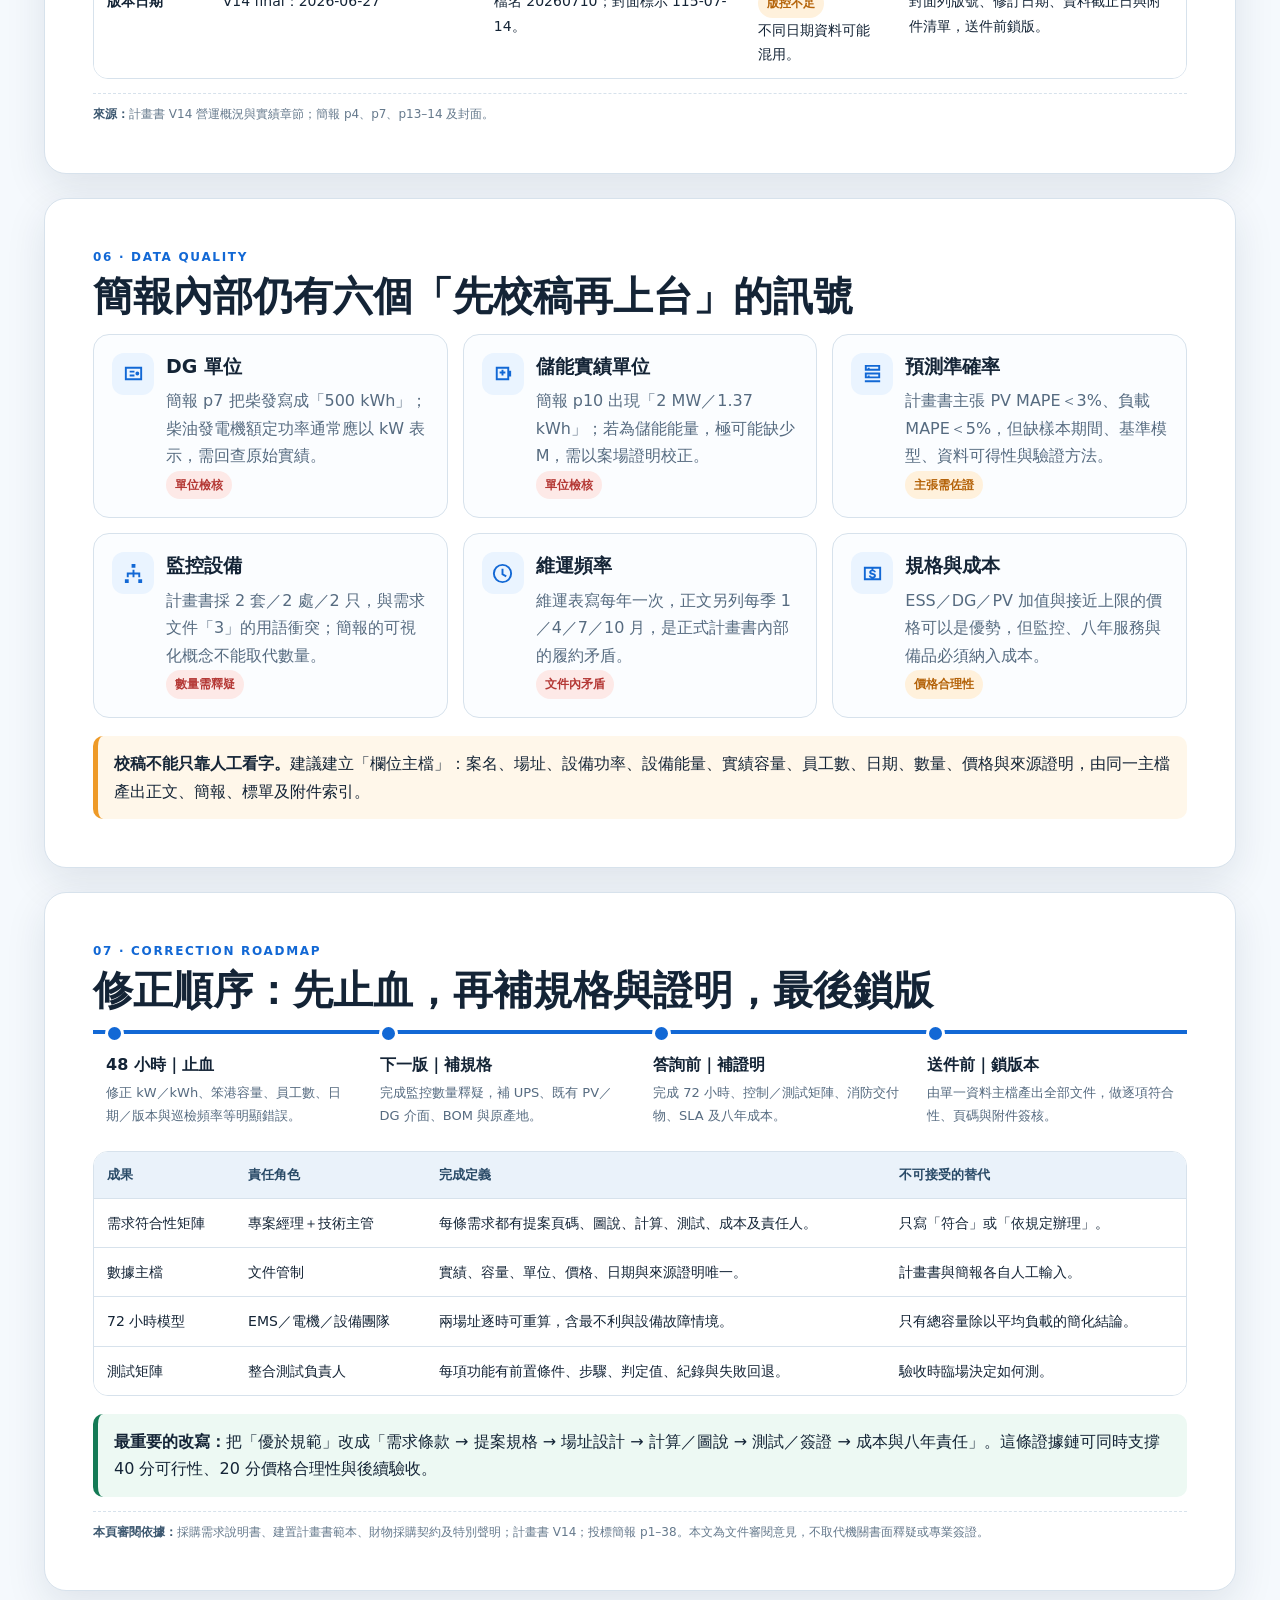
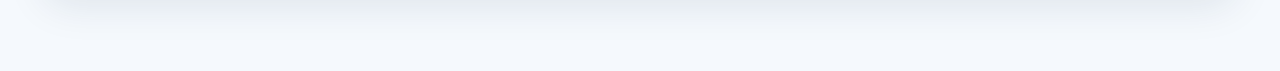
<file: part3.html>
<!doctype html>
<html lang="zh-Hant">
<head>
  <meta charset="utf-8">
  <meta name="viewport" content="width=device-width,initial-scale=1">
  <meta name="description" content="屏東防災微電網投標計畫書與簡報的需求符合性、證據缺口、數字單位及版本一致性單頁審閱。">
  <title>Part 3｜符合性與一致性審閱</title>
  <link rel="stylesheet" href="assets/report.css">
</head>
<body>
  <header class="topbar"><a class="brand" href="index.html">屏東防災微電網</a><nav class="nav" aria-label="主要導覽"><a class="home" href="index.html">首頁</a><a href="part1.html">Part 1 標案</a><a href="part2.html">Part 2 提案</a><a class="active" href="part3.html">Part 3 審閱</a><a href="part4.html">Part 4 答詢</a></nav></header>
  <main class="report">
    <section class="hero">
      <div class="eyebrow">Part 3 · compliance & consistency review</div>
      <h1>符合性與一致性審閱</h1>
      <p class="lead">審閱基準為採購需求、建置計畫書範本與契約義務，對照 V14 計畫書及 38 頁投標簡報。結論不是判定得標資格，而是指出評選、設計審查與驗收前必須補件、改字或書面釐清的項目。</p>
      <div class="meta-row"><span class="meta">2 項高優先規格缺口</span><span class="meta">5 類履約論證不足</span><span class="meta">6+ 項數字／單位／版本問題</span><span class="meta">審閱原則：宣稱 ≠ 證明</span></div>
    </section>
    <nav class="local-toc" aria-label="頁內目錄"><a href="#summary">Executive Summary</a><a href="#method">審閱方法</a><a href="#critical">重大缺口</a><a href="#interfaces">技術介面</a><a href="#lifecycle">履約價格</a><a href="#inconsistency">硬性不一致</a><a href="#quality">資料品質</a><a href="#roadmap">修正路線</a></nav>

    <section id="summary" class="report-section executive">
      <div class="section-kicker">Executive Summary</div><h2>提案可用，但需要從「完整敘事」升級成「完整證據」</h2>
      <div class="summary-list">
        <div class="summary-item"><b>最先補 72 小時證明。</b>兩份文件均宣稱可達防災續航，但尚未見場址別關鍵負載、逐時能量、SOC、PV 情境、DG 油耗／油箱與負載切除的完整計算。</div>
        <div class="summary-item"><b>遠端監控數量必須書面釐清。</b>需求文件出現 3 套／3 處／3 只，計畫書符合性表卻採 2 套／2 處／2 只；須依最新釋疑同步更新 BOM、報價與驗收表。</div>
        <div class="summary-item"><b>實績、單位與版本錯誤會傷害可信度。</b>笨港容量、員工人數、kW／kWh、日期版本及簡報內 DG／儲能單位須一次校正，不能留待口頭問答補充。</div>
        <div class="summary-item"><b>八年服務與價格缺少逐項對照。</b>24／36／72 小時 SLA、季度巡檢、年度演練／訓練、通訊、升級、原產地與備品需要形成契約對照及成本表。</div>
      </div>
    </section>

    <section id="method" class="report-section">
      <div class="section-kicker">01 · Review method</div><h2>從需求條款一路追到可驗收證據</h2>
      <p class="section-lead">容量高於規範只能證明「數字較大」，不能取代功能、介面、安全、八年服務及驗收證據。審閱採四階段追蹤，每一階段都要能回到文件頁碼與責任人。</p>
      <div class="flow" aria-label="符合性審閱流程">
        <div class="flow-node"><svg><use href="assets/icons.svg#i-doc"></use></svg><b>招標／契約要求</b><small>功能、數量、時程、服務</small></div>
        <div class="flow-node"><svg><use href="assets/icons.svg#i-check"></use></svg><b>計畫書／簡報主張</b><small>規格、容量、流程、經費</small></div>
        <div class="flow-node"><svg><use href="assets/icons.svg#i-tools"></use></svg><b>設計與履約證據</b><small>圖說、計算、BOM、簽證</small></div>
        <div class="flow-node"><svg><use href="assets/icons.svg#i-shield"></use></svg><b>測試與驗收</b><small>條件、結果、紀錄、缺失</small></div>
      </div>
      <div class="table-wrap" style="margin-top:18px"><table class="data-table"><thead><tr><th>判定</th><th>定義</th><th>本案例子</th><th>處理方式</th></tr></thead><tbody>
        <tr><td><span class="pill good">已載明</span></td><td>需求與提案規格有明確對應，且已有可驗證輸出。</td><td>提案容量、LFP／BMS 架構、基本施工時程。</td><td>保留並補精確頁碼、型錄、圖說及責任人。</td></tr>
        <tr><td><span class="pill warn">論證不足</span></td><td>方向正確，但缺計算、圖說、測試、SLA 或成本佐證。</td><td>72 小時、既有設備整合、UPS、EMS 排程。</td><td>補文件與驗收條件，不可只寫「依規定辦理」。</td></tr>
        <tr><td><span class="pill bad">不一致</span></td><td>計畫書、簡報或需求間的數字、單位、數量、日期互相衝突。</td><td>笨港容量、kW／kWh、監控數量、維運頻率。</td><td>以原始證明或機關釋疑建立唯一主檔後同步改版。</td></tr>
        <tr><td><span class="pill info">需釋疑</span></td><td>需求文字可能有版本、數量或適用範圍不明。</td><td>3 套遠端監控／3 處螢幕／3 只測試器的配置定義。</td><td>取得書面釋疑，再更新 BOM、報價、配置與驗收清單。</td></tr>
      </tbody></table></div>
      <p class="source"><strong>審閱基準：</strong>採購需求說明書、建置計畫書範本、財物採購契約與特別聲明，對照計畫書 V14 與投標簡報。</p>
    </section>

    <section id="critical" class="report-section">
      <div class="section-kicker">02 · Critical gaps</div><h2>兩項高優先缺口可能直接影響規格完整性</h2>
      <div class="grid2">
        <article class="card"><div class="icon-head"><span class="icon-box"><svg><use href="assets/icons.svg#i-clock"></use></svg></span><div><span class="pill bad">重大</span><h3 style="margin-top:8px">72 小時自主供電證明</h3></div></div><p>目前以結論式文字宣稱兩場址可供電至少 72 小時，但未見足以重算的關鍵負載清單、逐時負載曲線、SOC 初值與下限、PCS 效率、PV 低日照／無日照假設、DG 油耗／油箱、啟停門檻與負載切除邏輯。</p></article>
        <article class="card"><div class="icon-head"><span class="icon-box"><svg><use href="assets/icons.svg#i-server"></use></svg></span><div><span class="pill bad">重大</span><h3 style="margin-top:8px">遠端監控設備數量</h3></div></div><p>需求說明載有 3 套遠端監控架構、3 處 43 吋可視化螢幕、3 只可攜式連線測試器；計畫書符合性表卻寫 2 套場址主機、2 處螢幕及 2 只測試器，簡報只泛稱可視化／遠端監控。</p></article>
      </div>
      <div class="table-wrap" style="margin-top:16px"><table class="data-table"><thead><tr><th>缺口</th><th>送件前必補</th><th>答詢前必備</th><th>驗收時判定</th></tr></thead><tbody>
        <tr><td>72 小時</td><td>兩場址關鍵負載、能量平衡、油耗、油箱、SOC 與情境假設。</td><td>一張負載曲線、一張能量流、一張最不利情境表。</td><td>依核定情境做模擬／測試，結果與 EMS 紀錄可追溯。</td></tr>
        <tr><td>監控數量</td><td>取得機關書面釋疑；BOM、報價、點位及配置圖採同一數量。</td><td>說明「3」是兩場址加中央端，或其他核定架構。</td><td>逐套、逐處、逐只點交並完成連線、畫面與攜行測試。</td></tr>
      </tbody></table></div>
      <div class="danger"><b>修正原則：</b>不能在問答時口頭新增原投標文件沒有的設備或改變投標內容。需要新增或調整的項目，應在正式投標版本鎖定前完成；需求有歧義則先取得書面釋疑。</div>
    </section>

    <section id="interfaces" class="report-section">
      <div class="section-kicker">03 · Technical proof</div><h2>技術方案已有骨架，五個介面仍要落地</h2>
      <p class="section-lead">以下問題不是否定設備能力，而是要求把「能做到」寫成「由誰、在何處、依何條件做到，以及如何測試」。</p>
      <div class="table-wrap"><table class="data-table"><thead><tr><th>介面／義務</th><th>需求</th><th>計畫書／簡報現況</th><th>應補證據</th><th>優先級</th></tr></thead><tbody>
        <tr><td><b>既有 PV／DG 整合</b></td><td>協調既有 PV 與既有不可控 DG，完成併離網與保護。</td><td>提到盤點既有設施，但缺場址別單線圖、ATS／CB 聯鎖、控制權責、停電施工與故障旁路。</td><td>單線圖、介面矩陣、保護協調、控制權與停電窗口。</td><td><span class="pill bad">高</span></td></tr>
        <tr><td><b>EMS 指定排程</b></td><td>離峰 24:00–06:00 充電、夜尖峰 18:00–20:00 放電，機關可調。</td><td>有智慧排程與電價表管理，但未明確鎖定時段、權限與測試案例。</td><td>排程畫面、參數權限、SOC 限制、例外處理與測試腳本。</td><td><span class="pill warn">中高</span></td></tr>
        <tr><td><b>ESS 停電維持</b></td><td>平時電源中斷後，必要控制／通訊可獨立運轉至少 30 分鐘。</td><td>描述實體線路與資安，未將 30 分鐘連到 UPS 負載、容量與驗收方法。</td><td>UPS 容量計算、供電清單、斷電測試與告警紀錄。</td><td><span class="pill warn">中高</span></td></tr>
        <tr><td><b>消防風險</b></td><td>火災風險評估、消防設計、延燒防護、應變與簽證。</td><td>有氣溶膠、EPO、防火牆、消防簽證與風險報告敘述。</td><td>圖說、間距、防火牆剖面、告警聯動、審查紀錄與測試表。</td><td><span class="pill warn">中高</span></td></tr>
        <tr><td><b>地端／遠端控制</b></td><td>災時須持續運轉，遠端中斷不得使場址失控。</td><td>有 Web EMS、VPN、遠端監控與地端資料蒐集架構。</td><td>控制主從、離線模式、失聯回退、帳號權限、稽核與資安分區。</td><td><span class="pill warn">中高</span></td></tr>
      </tbody></table></div>
      <div class="success"><b>可保留的基礎：</b>提案已具 LFP／BMS、PCS、EMS、多協定、消防及孤島運轉的整體骨架。補強重點是場址別圖說、控制權、觸發條件與測試判定，不需要重新發明整個架構。</div>
      <p class="source"><strong>來源：</strong>採購需求說明書之 EMS、ESS、系統運轉及消防要求；計畫書 2.2–2.5、5.2–5.4、6.6、9.5；簡報 p14–30。</p>
    </section>

    <section id="lifecycle" class="report-section">
      <div class="section-kicker">04 · Lifecycle & price</div><h2>概括承諾無法支撐八年履約與 33.620M 報價</h2>
      <p class="section-lead">服務內容如果沒有頻率、時限、輸出與成本，就是未來爭議的來源。下表把計畫書現況與應補項目放在一起。</p>
      <div class="table-wrap"><table class="data-table"><thead><tr><th>審閱點</th><th>文件現況</th><th>風險</th><th>應補強內容</th></tr></thead><tbody>
        <tr><td><b>故障 SLA</b></td><td>明載 24 小時服務窗口；未完整承諾 36 小時到場、72 小時修復及修復後 2 週原因分析。</td><td>履約時限與責任不完整。</td><td>納入 SLA、判級、通報樹、偏遠到場、備品與事故報告格式。</td></tr>
        <tr><td><b>季度／年度義務</b></td><td>正文列 1／4／7／10 月巡檢，維運表另寫每年一次；年度演練與每年訓練未完全具體化。</td><td>同一文件內頻率矛盾。</td><td>統一季度保養，補災前後巡檢、年度演練、年度訓練及輸出。</td></tr>
        <tr><td><b>通訊與升級</b></td><td>主張八年維運及遠端 HMI，但通訊費、軟體免費升級／bug 修復未形成逐年成本。</td><td>漏價或後續收費爭議。</td><td>八年費用表、版本政策、資安更新、通訊與伺服器責任。</td></tr>
        <tr><td><b>原產地與 AI 合規</b></td><td>提到台灣在地產品，未見完整設備／軟體原產地聲明與生成式 AI 合規清單。</td><td>禁限產品或資料治理風險。</td><td>BOM／原產地／供應商切結、進口證明、資料分級與 AI 使用程序。</td></tr>
        <tr><td><b>價格壓力</b></td><td>總價 33.620M，距 33.635M 上限 15,000 元，同時提出容量加值。</td><td>監控數量、簽證、消防、備品或八年服務漏列即無緩衝。</td><td>可追溯分項成本、履約範圍表及八年 TCO。</td></tr>
      </tbody></table></div>
      <div class="grid3" style="margin-top:16px"><div class="card"><div class="metric">15,000</div><div class="metric-label">投標價與總上限的差額（元）</div></div><div class="card"><div class="metric">0.045%</div><div class="metric-label">約占預算上限的餘裕</div></div><div class="card"><div class="metric">8 年</div><div class="metric-label">必須在價格內支撐的免費維運期</div></div></div>
      <p class="source"><strong>來源：</strong>財物採購契約、採購需求說明書、計畫書維運及經費章節；百分比為 15,000／33,635,000，四捨五入。</p>
    </section>

    <section id="inconsistency" class="report-section">
      <div class="section-kicker">05 · Hard inconsistencies</div><h2>四項硬性不一致應在下一版前全部歸零</h2>
      <p class="section-lead">這些不是寫作風格問題，而是委員可以直接對照發現的數據衝突。實績與技術單位一旦錯誤，會連帶削弱其他正確主張的可信度。</p>
      <div class="table-wrap"><table class="data-table"><thead><tr><th>項目</th><th>計畫書</th><th>投標簡報</th><th>影響</th><th>修正方式</th></tr></thead><tbody>
        <tr><td><b>笨港二次變電所實績</b></td><td>2.5 MW／4.23 MWh</td><td>2.5 MW／3.14 MWh（p7）</td><td><span class="pill bad">數字衝突</span><br>實績是評選證據。</td><td>核對驗收／業主證明，建立唯一容量版本並同步所有頁面。</td></tr>
        <tr><td><b>員工規模</b></td><td>員工 165 人</td><td>員工近 200 人（p4）</td><td><span class="pill warn">口徑不一</span><br>可能涉及基準日或人員定義。</td><td>標示資料基準日與全職／集團／合作人力定義，選用可佐證數字。</td></tr>
        <tr><td><b>ESS 能量單位</b></td><td>三地門 360 kW／720 kWh；滿州 120 kW／240 kWh。</td><td>p13、p14 多處把 720 kWh／240 kWh 寫成 kW。</td><td><span class="pill bad">技術單位錯誤</span><br>功率與能量混用。</td><td>用單一資料主檔產出計畫書、簡報、圖面與口頭講稿。</td></tr>
        <tr><td><b>版本日期</b></td><td>V14 final：2026-06-27</td><td>檔名 20260710；封面標示 115-07-14。</td><td><span class="pill warn">版控不足</span><br>不同日期資料可能混用。</td><td>封面列版號、修訂日期、資料截止日與附件清單，送件前鎖版。</td></tr>
      </tbody></table></div>
      <p class="source"><strong>來源：</strong>計畫書 V14 營運概況與實績章節；簡報 p4、p7、p13–14 及封面。</p>
    </section>

    <section id="quality" class="report-section">
      <div class="section-kicker">06 · Data quality</div><h2>簡報內部仍有六個「先校稿再上台」的訊號</h2>
      <div class="grid3">
        <div class="card"><div class="icon-head"><span class="icon-box"><svg><use href="assets/icons.svg#i-generator"></use></svg></span><div><h3>DG 單位</h3><p>簡報 p7 把柴發寫成「500 kWh」；柴油發電機額定功率通常應以 kW 表示，需回查原始實績。</p><span class="pill bad">單位檢核</span></div></div></div>
        <div class="card"><div class="icon-head"><span class="icon-box"><svg><use href="assets/icons.svg#i-battery"></use></svg></span><div><h3>儲能實績單位</h3><p>簡報 p10 出現「2 MW／1.37 kWh」；若為儲能能量，極可能缺少 M，需以案場證明校正。</p><span class="pill bad">單位檢核</span></div></div></div>
        <div class="card"><div class="icon-head"><span class="icon-box"><svg><use href="assets/icons.svg#i-server"></use></svg></span><div><h3>預測準確率</h3><p>計畫書主張 PV MAPE＜3%、負載 MAPE＜5%，但缺樣本期間、基準模型、資料可得性與驗證方法。</p><span class="pill warn">主張需佐證</span></div></div></div>
        <div class="card"><div class="icon-head"><span class="icon-box"><svg><use href="assets/icons.svg#i-network"></use></svg></span><div><h3>監控設備</h3><p>計畫書採 2 套／2 處／2 只，與需求文件「3」的用語衝突；簡報的可視化概念不能取代數量。</p><span class="pill bad">數量需釋疑</span></div></div></div>
        <div class="card"><div class="icon-head"><span class="icon-box"><svg><use href="assets/icons.svg#i-clock"></use></svg></span><div><h3>維運頻率</h3><p>維運表寫每年一次，正文另列每季 1／4／7／10 月，是正式計畫書內部的履約矛盾。</p><span class="pill bad">文件內矛盾</span></div></div></div>
        <div class="card"><div class="icon-head"><span class="icon-box"><svg><use href="assets/icons.svg#i-money"></use></svg></span><div><h3>規格與成本</h3><p>ESS／DG／PV 加值與接近上限的價格可以是優勢，但監控、八年服務與備品必須納入成本。</p><span class="pill warn">價格合理性</span></div></div></div>
      </div>
      <div class="warning"><b>校稿不能只靠人工看字。</b>建議建立「欄位主檔」：案名、場址、設備功率、設備能量、實績容量、員工數、日期、數量、價格與來源證明，由同一主檔產出正文、簡報、標單及附件索引。</div>
    </section>

    <section id="roadmap" class="report-section">
      <div class="section-kicker">07 · Correction roadmap</div><h2>修正順序：先止血，再補規格與證明，最後鎖版</h2>
      <div class="timeline">
        <div class="step"><b>48 小時｜止血</b><span>修正 kW／kWh、笨港容量、員工數、日期／版本與巡檢頻率等明顯錯誤。</span></div>
        <div class="step"><b>下一版｜補規格</b><span>完成監控數量釋疑，補 UPS、既有 PV／DG 介面、BOM 與原產地。</span></div>
        <div class="step"><b>答詢前｜補證明</b><span>完成 72 小時、控制／測試矩陣、消防交付物、SLA 及八年成本。</span></div>
        <div class="step"><b>送件前｜鎖版本</b><span>由單一資料主檔產出全部文件，做逐項符合性、頁碼與附件簽核。</span></div>
      </div>
      <div class="table-wrap" style="margin-top:24px"><table class="data-table"><thead><tr><th>成果</th><th>責任角色</th><th>完成定義</th><th>不可接受的替代</th></tr></thead><tbody>
        <tr><td>需求符合性矩陣</td><td>專案經理＋技術主管</td><td>每條需求都有提案頁碼、圖說、計算、測試、成本及責任人。</td><td>只寫「符合」或「依規定辦理」。</td></tr>
        <tr><td>數據主檔</td><td>文件管制</td><td>實績、容量、單位、價格、日期與來源證明唯一。</td><td>計畫書與簡報各自人工輸入。</td></tr>
        <tr><td>72 小時模型</td><td>EMS／電機／設備團隊</td><td>兩場址逐時可重算，含最不利與設備故障情境。</td><td>只有總容量除以平均負載的簡化結論。</td></tr>
        <tr><td>測試矩陣</td><td>整合測試負責人</td><td>每項功能有前置條件、步驟、判定值、紀錄與失敗回退。</td><td>驗收時臨場決定如何測。</td></tr>
      </tbody></table></div>
      <div class="success"><b>最重要的改寫：</b>把「優於規範」改成「需求條款 → 提案規格 → 場址設計 → 計算／圖說 → 測試／簽證 → 成本與八年責任」。這條證據鏈可同時支撐 40 分可行性、20 分價格合理性與後續驗收。</div>
      <p class="source"><strong>本頁審閱依據：</strong>採購需求說明書、建置計畫書範本、財物採購契約及特別聲明；計畫書 V14；投標簡報 p1–38。本文為文件審閱意見，不取代機關書面釋疑或專業簽證。</p>
    </section>
  </main>
  <button class="top-button" data-top aria-label="回到頁首">↑</button><script src="assets/report.js"></script>
</body>
</html>
</file>
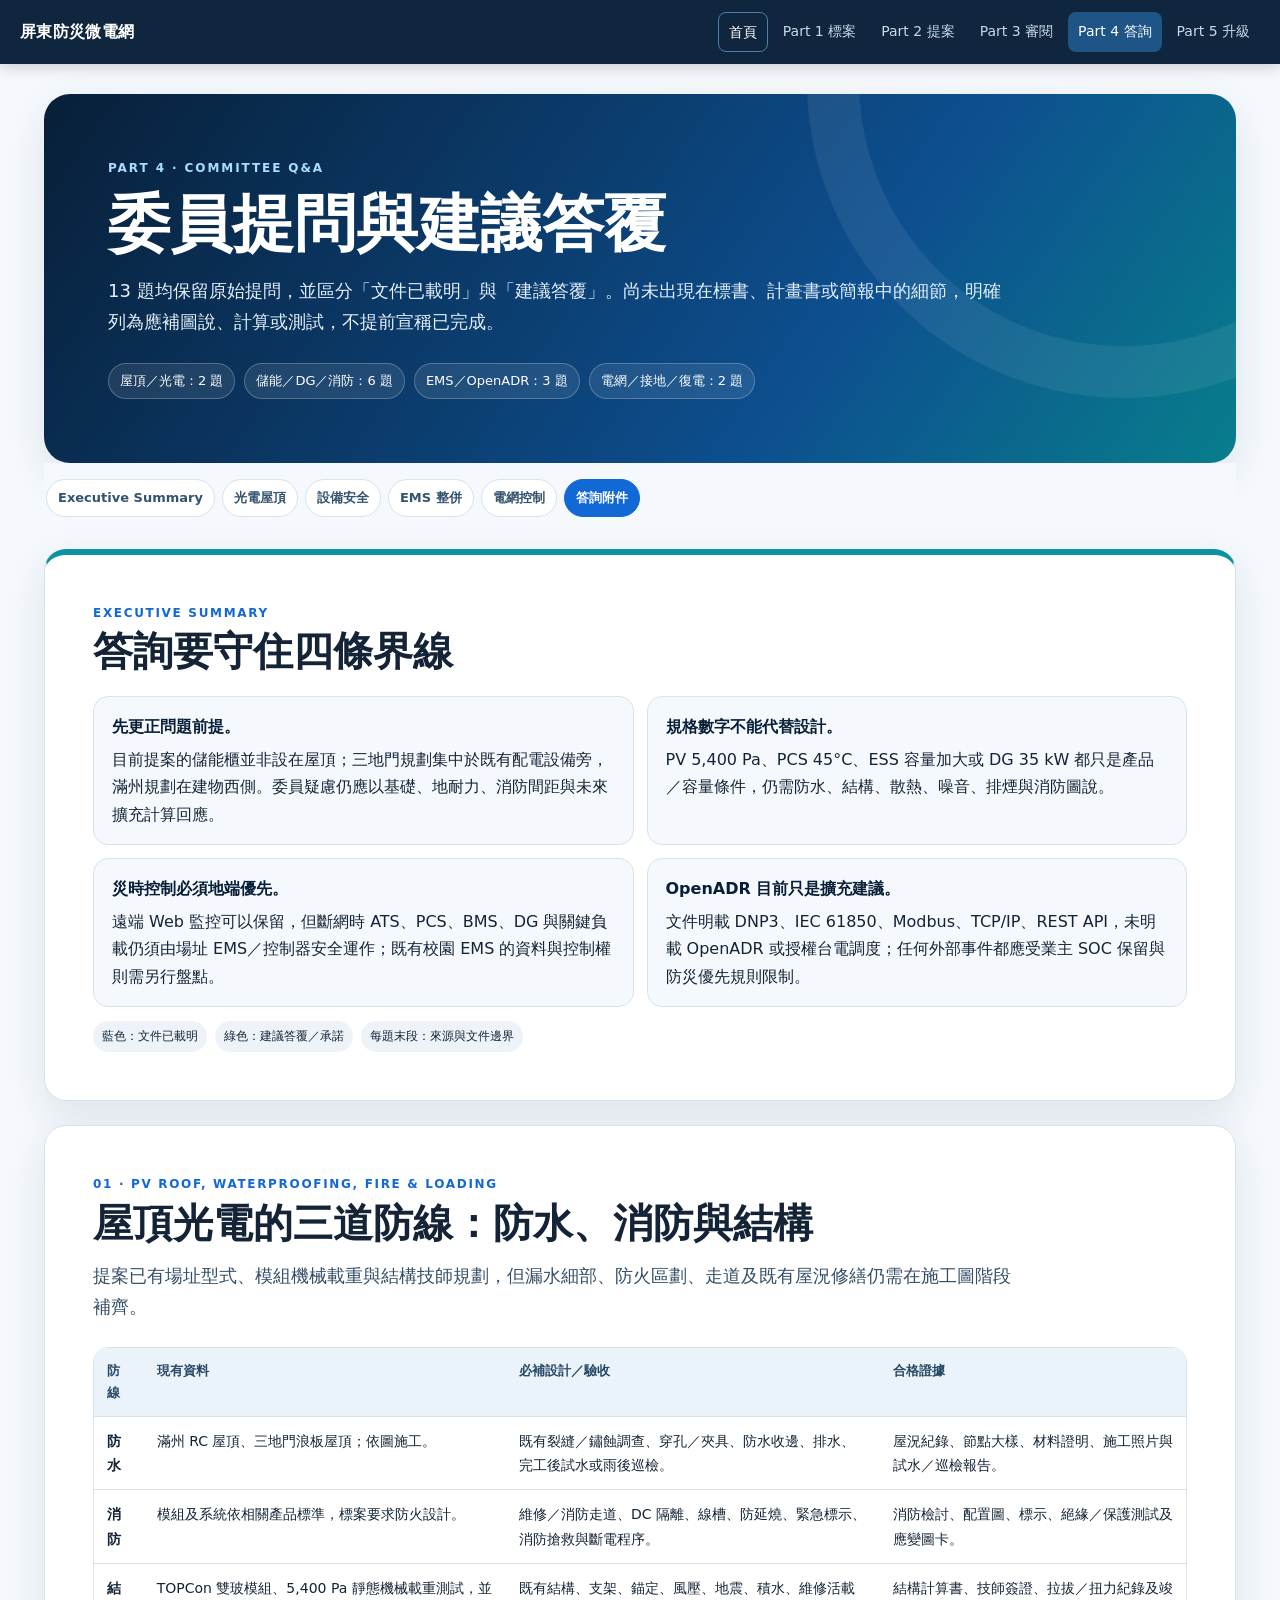
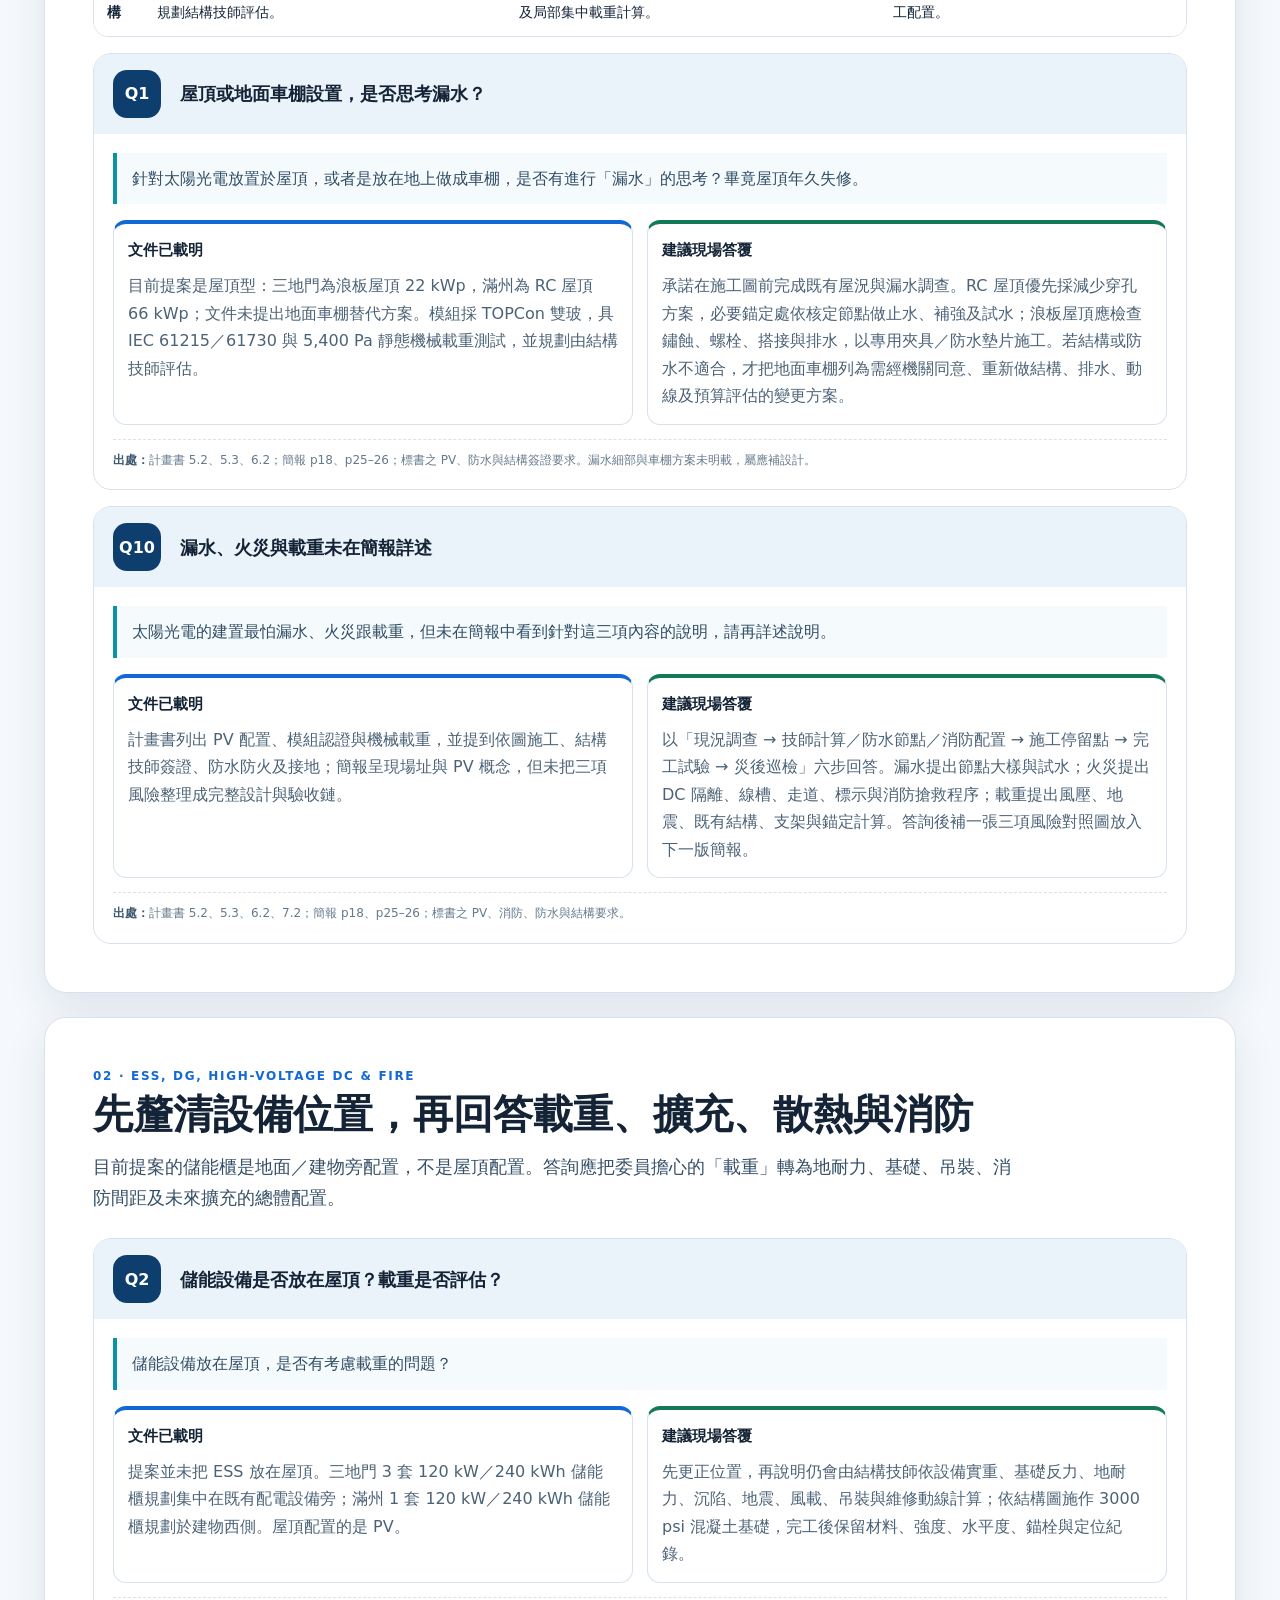
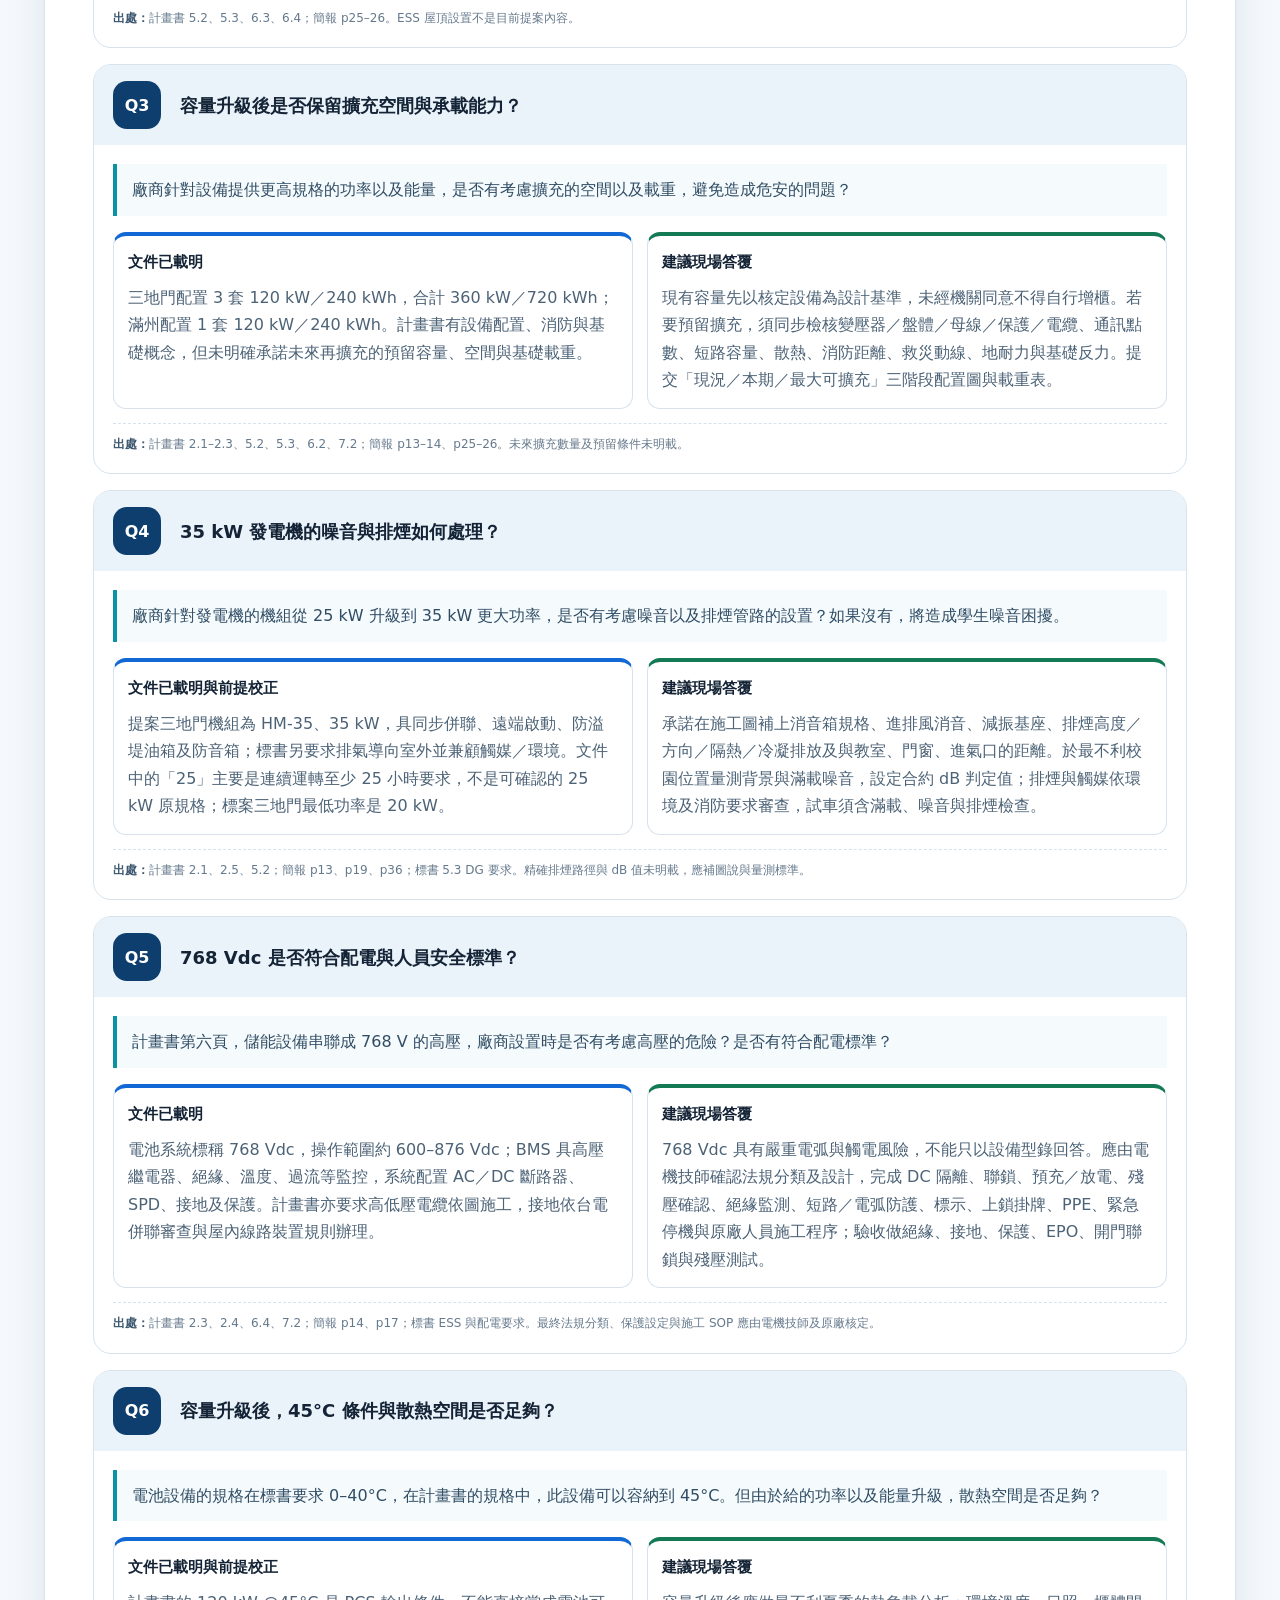
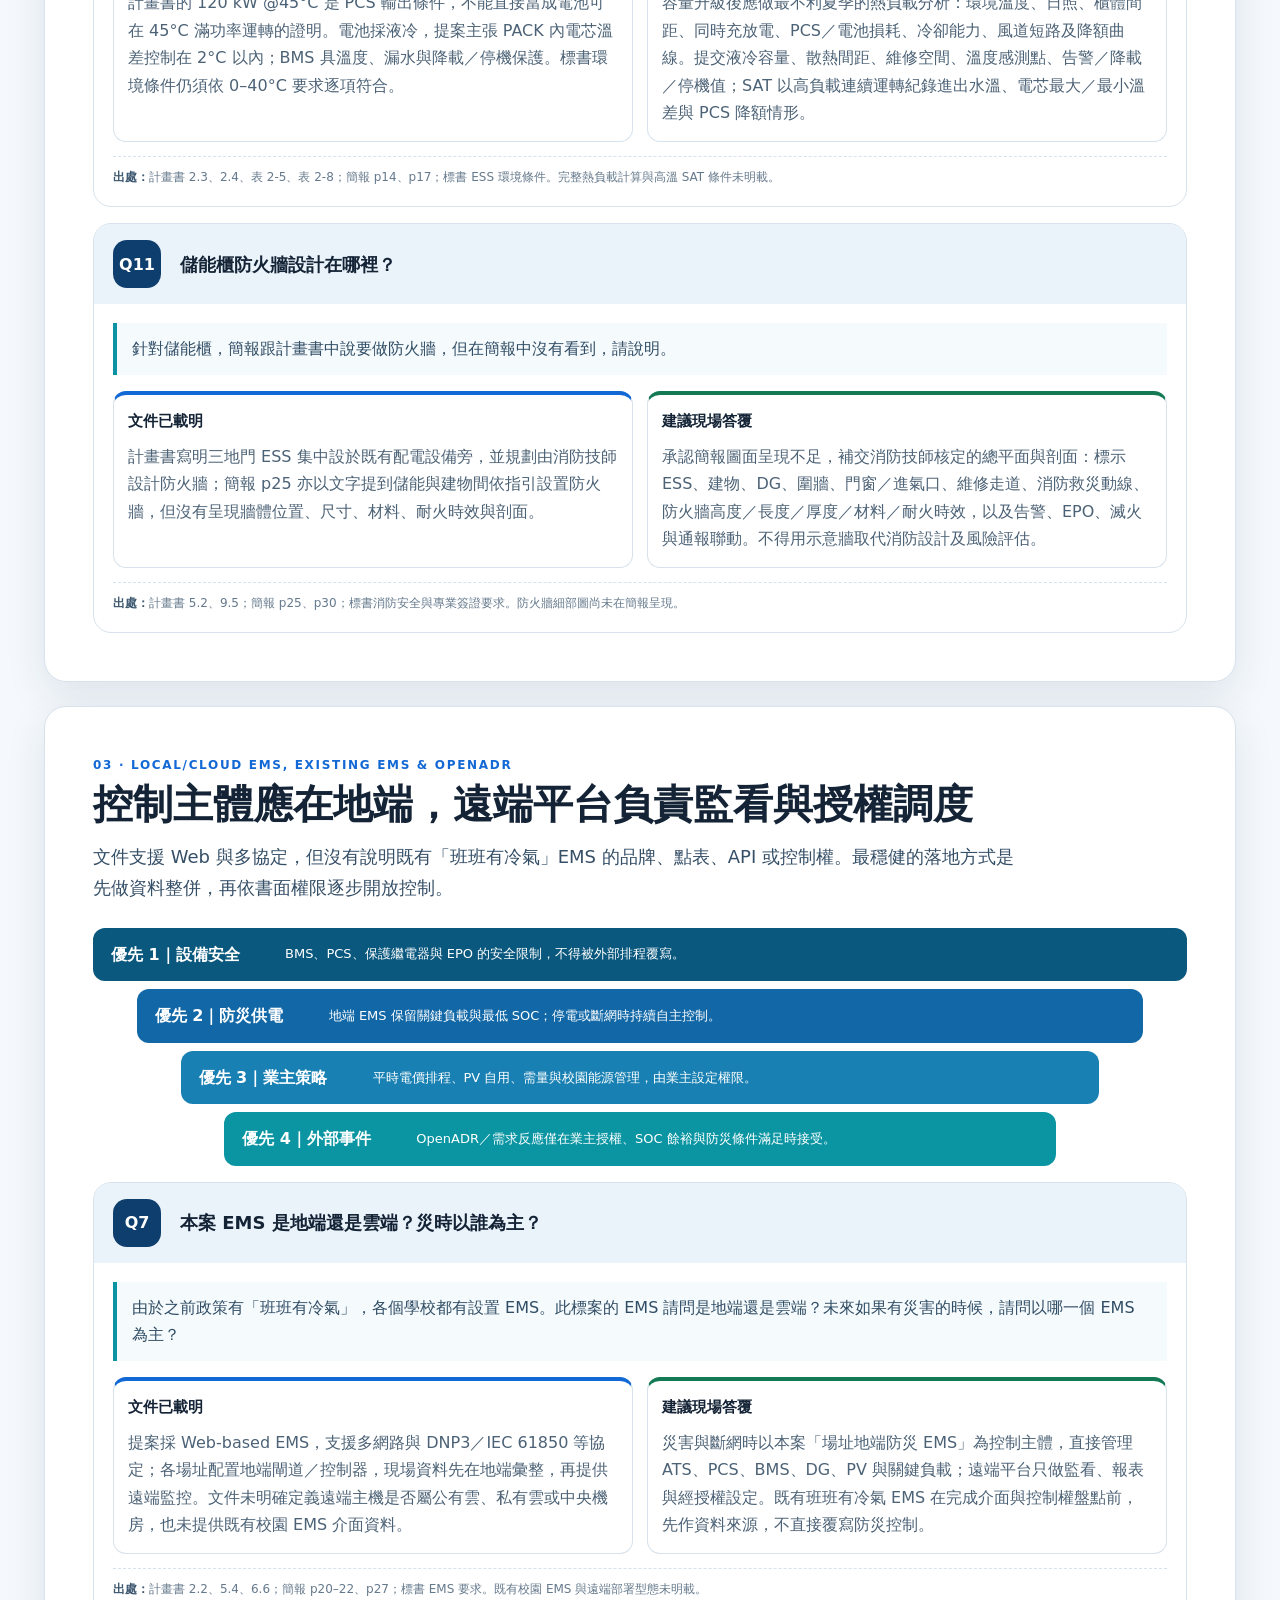
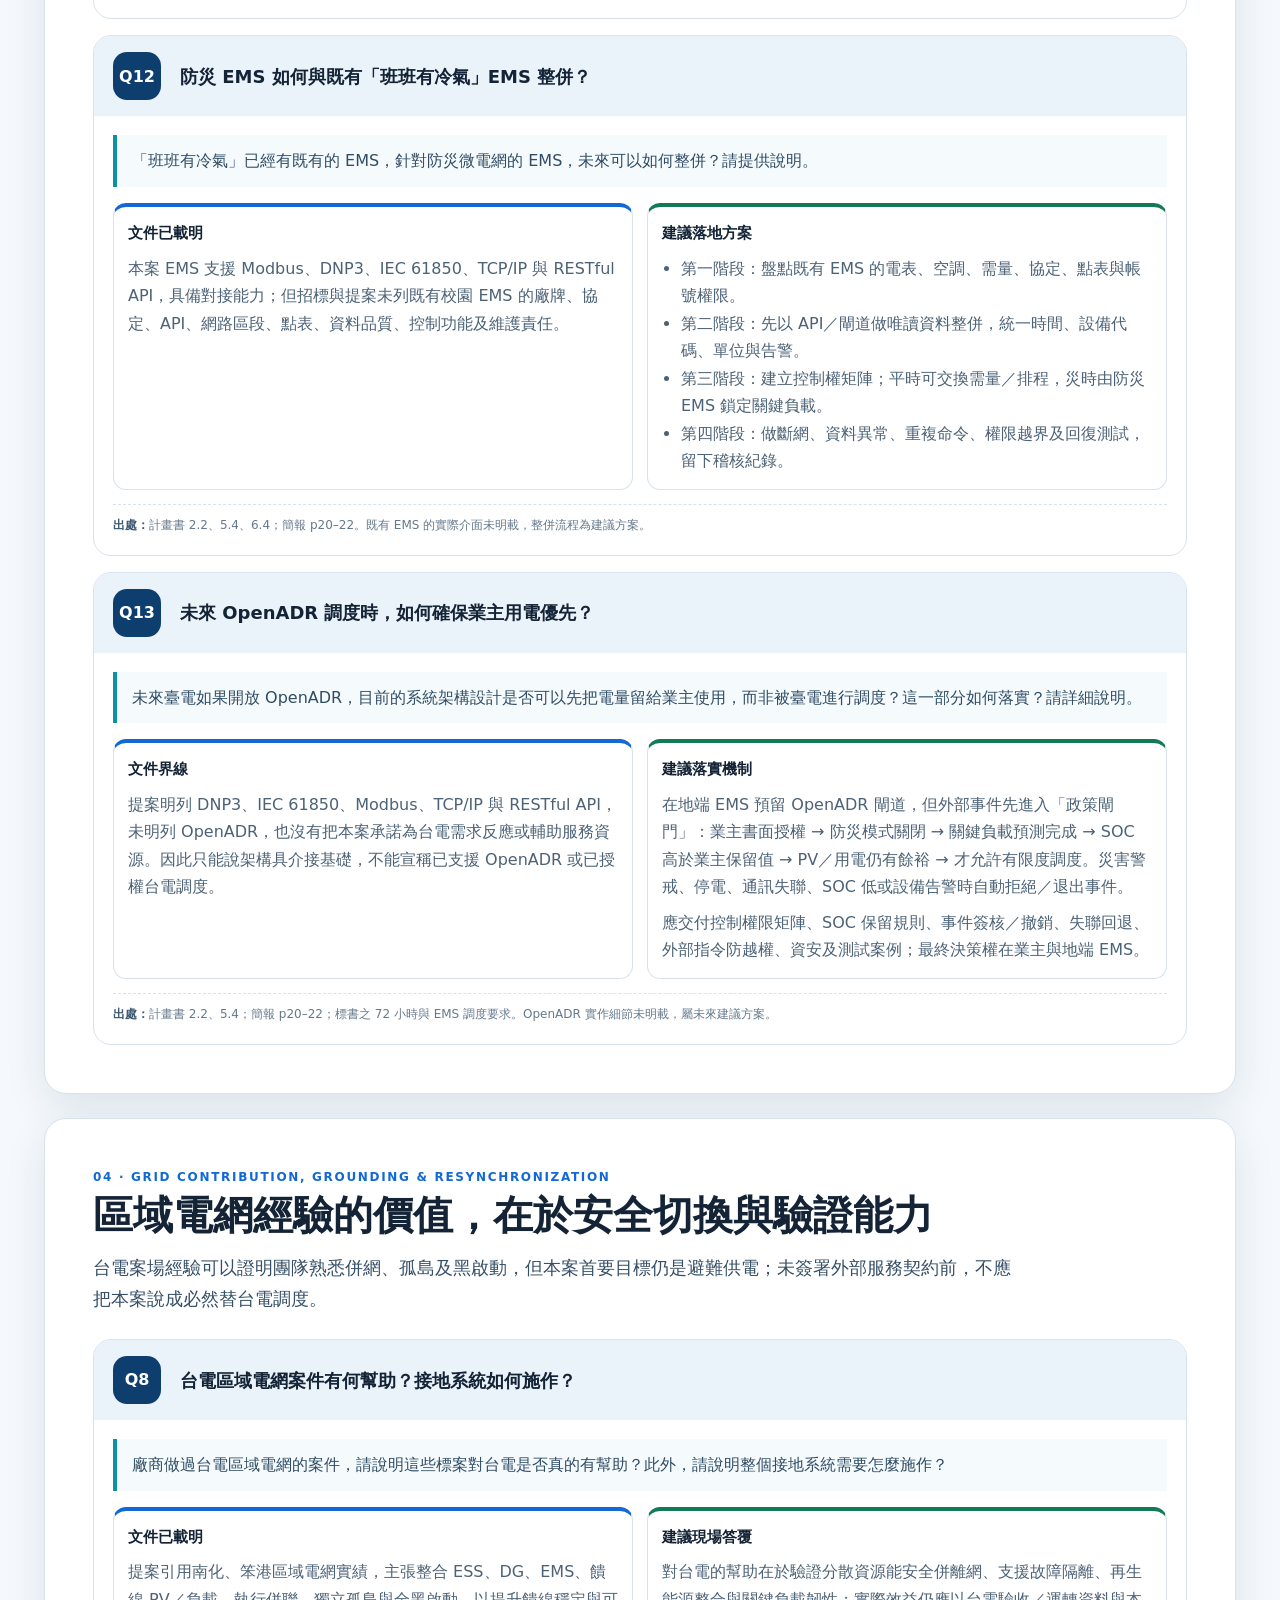
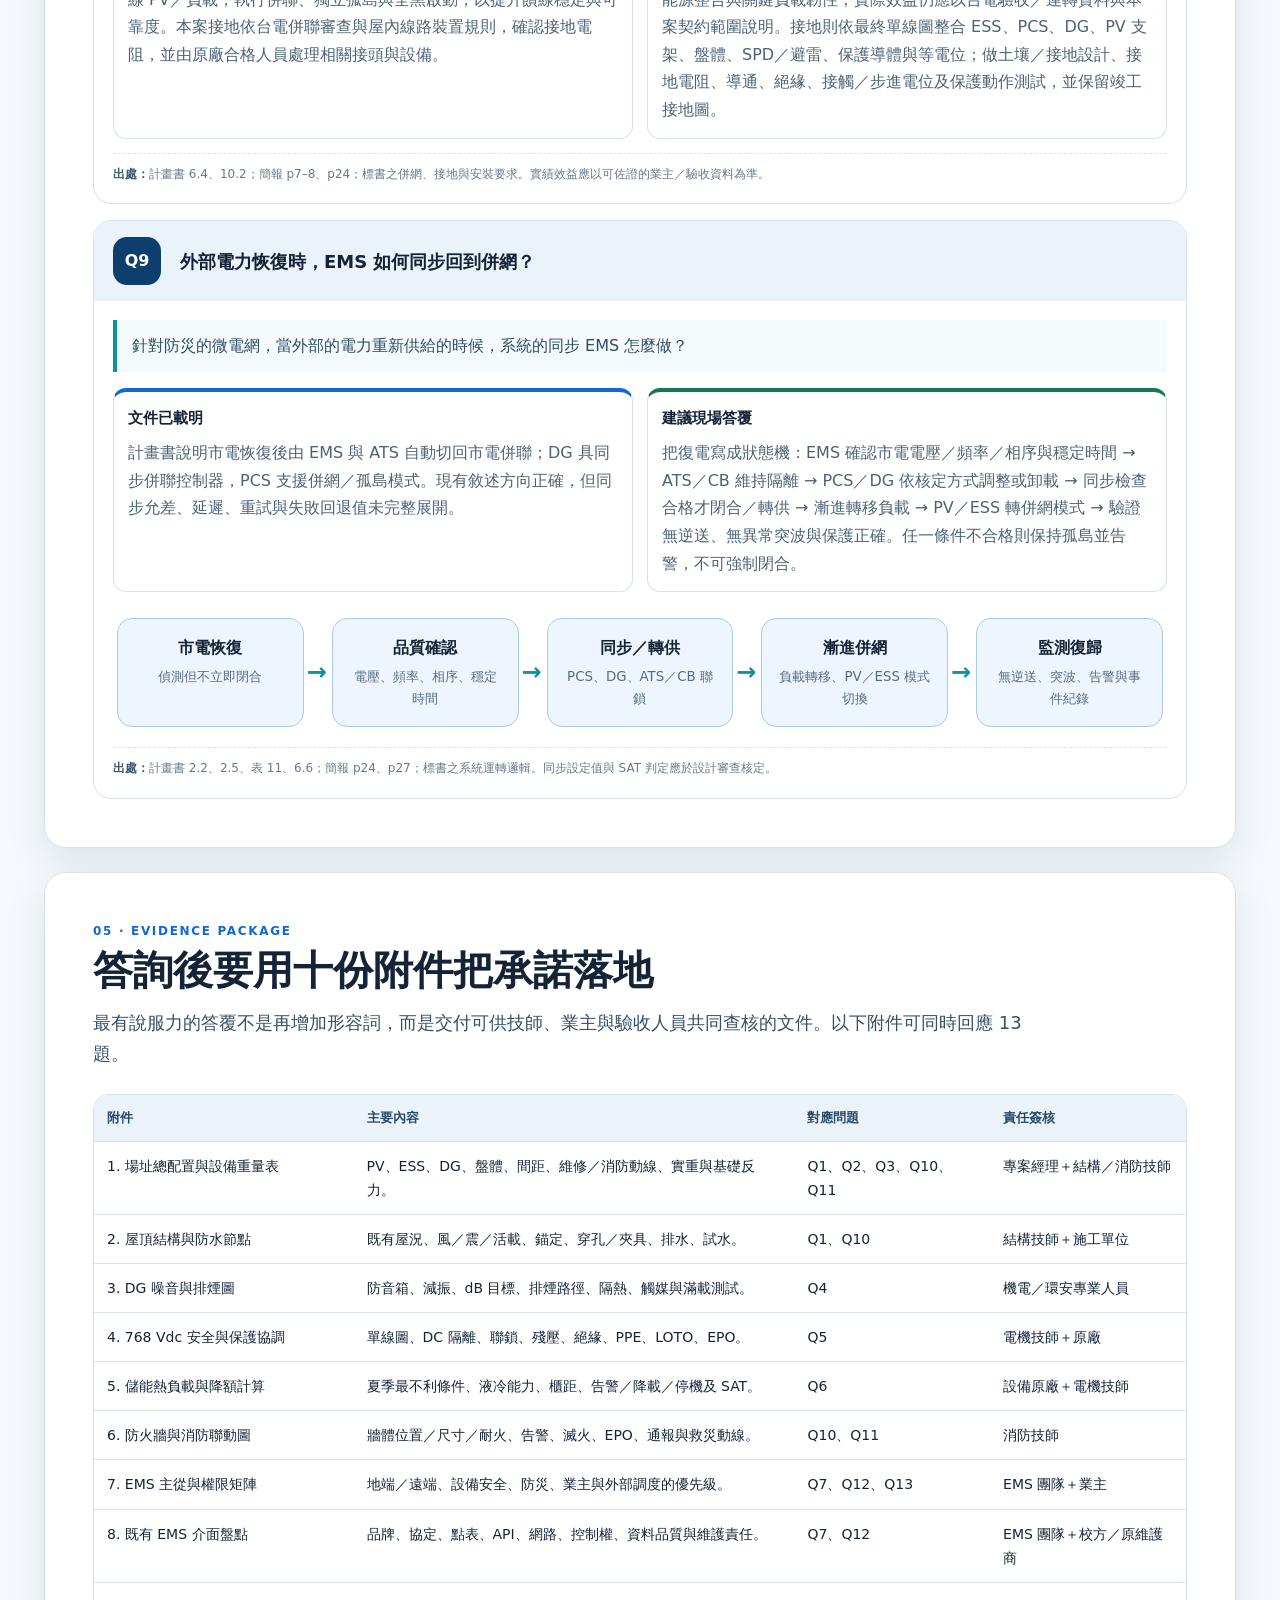
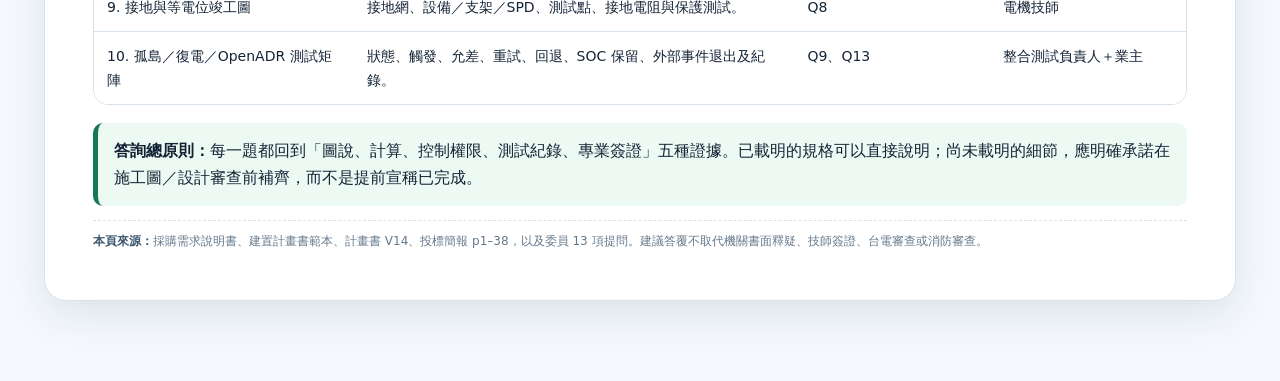
<file: part4.html>
<!doctype html>
<html lang="zh-Hant">
<head>
  <meta charset="utf-8">
  <meta name="viewport" content="width=device-width,initial-scale=1">
  <meta name="description" content="屏東防災微電網 13 項委員提問的文件事實、建議答覆、補充證據與出處。">
  <title>Part 4｜委員提問與建議答覆</title>
  <link rel="stylesheet" href="assets/report.css">
</head>
<body>
  <header class="topbar"><a class="brand" href="index.html">屏東防災微電網</a><nav class="nav" aria-label="主要導覽"><a class="home" href="index.html">首頁</a><a href="part1.html">Part 1 標案</a><a href="part2.html">Part 2 提案</a><a href="part3.html">Part 3 審閱</a><a class="active" href="part4.html">Part 4 答詢</a></nav></header>
  <main class="report">
    <section class="hero">
      <div class="eyebrow">Part 4 · committee Q&A</div>
      <h1>委員提問與建議答覆</h1>
      <p class="lead">13 題均保留原始提問，並區分「文件已載明」與「建議答覆」。尚未出現在標書、計畫書或簡報中的細節，明確列為應補圖說、計算或測試，不提前宣稱已完成。</p>
      <div class="meta-row"><span class="meta">屋頂／光電：2 題</span><span class="meta">儲能／DG／消防：6 題</span><span class="meta">EMS／OpenADR：3 題</span><span class="meta">電網／接地／復電：2 題</span></div>
    </section>
    <nav class="local-toc" aria-label="頁內目錄"><a href="#summary">Executive Summary</a><a href="#pv">光電屋頂</a><a href="#equipment">設備安全</a><a href="#ems">EMS 整併</a><a href="#grid">電網控制</a><a href="#evidence">答詢附件</a></nav>

    <section id="summary" class="report-section executive">
      <div class="section-kicker">Executive Summary</div><h2>答詢要守住四條界線</h2>
      <div class="summary-list">
        <div class="summary-item"><b>先更正問題前提。</b>目前提案的儲能櫃並非設在屋頂；三地門規劃集中於既有配電設備旁，滿州規劃在建物西側。委員疑慮仍應以基礎、地耐力、消防間距與未來擴充計算回應。</div>
        <div class="summary-item"><b>規格數字不能代替設計。</b>PV 5,400 Pa、PCS 45°C、ESS 容量加大或 DG 35 kW 都只是產品／容量條件，仍需防水、結構、散熱、噪音、排煙與消防圖說。</div>
        <div class="summary-item"><b>災時控制必須地端優先。</b>遠端 Web 監控可以保留，但斷網時 ATS、PCS、BMS、DG 與關鍵負載仍須由場址 EMS／控制器安全運作；既有校園 EMS 的資料與控制權則需另行盤點。</div>
        <div class="summary-item"><b>OpenADR 目前只是擴充建議。</b>文件明載 DNP3、IEC 61850、Modbus、TCP/IP、REST API，未明載 OpenADR 或授權台電調度；任何外部事件都應受業主 SOC 保留與防災優先規則限制。</div>
      </div>
      <div class="legend"><span>藍色：文件已載明</span><span>綠色：建議答覆／承諾</span><span>每題末段：來源與文件邊界</span></div>
    </section>

    <section id="pv" class="report-section">
      <div class="section-kicker">01 · PV roof, waterproofing, fire & loading</div><h2>屋頂光電的三道防線：防水、消防與結構</h2>
      <p class="section-lead">提案已有場址型式、模組機械載重與結構技師規劃，但漏水細部、防火區劃、走道及既有屋況修繕仍需在施工圖階段補齊。</p>
      <div class="table-wrap"><table class="data-table"><thead><tr><th>防線</th><th>現有資料</th><th>必補設計／驗收</th><th>合格證據</th></tr></thead><tbody>
        <tr><td><b>防水</b></td><td>滿州 RC 屋頂、三地門浪板屋頂；依圖施工。</td><td>既有裂縫／鏽蝕調查、穿孔／夾具、防水收邊、排水、完工後試水或雨後巡檢。</td><td>屋況紀錄、節點大樣、材料證明、施工照片與試水／巡檢報告。</td></tr>
        <tr><td><b>消防</b></td><td>模組及系統依相關產品標準，標案要求防火設計。</td><td>維修／消防走道、DC 隔離、線槽、防延燒、緊急標示、消防搶救與斷電程序。</td><td>消防檢討、配置圖、標示、絕緣／保護測試及應變圖卡。</td></tr>
        <tr><td><b>結構</b></td><td>TOPCon 雙玻模組、5,400 Pa 靜態機械載重測試，並規劃結構技師評估。</td><td>既有結構、支架、錨定、風壓、地震、積水、維修活載及局部集中載重計算。</td><td>結構計算書、技師簽證、拉拔／扭力紀錄及竣工配置。</td></tr>
      </tbody></table></div>

      <article class="question-card">
        <div class="question-title"><span class="q-no">Q1</span><h3>屋頂或地面車棚設置，是否思考漏水？</h3></div>
        <div class="question-body"><blockquote>針對太陽光電放置於屋頂，或者是放在地上做成車棚，是否有進行「漏水」的思考？畢竟屋頂年久失修。</blockquote>
          <div class="answer-grid">
            <div class="answer fact"><h4>文件已載明</h4><p>目前提案是屋頂型：三地門為浪板屋頂 22 kWp，滿州為 RC 屋頂 66 kWp；文件未提出地面車棚替代方案。模組採 TOPCon 雙玻，具 IEC 61215／61730 與 5,400 Pa 靜態機械載重測試，並規劃由結構技師評估。</p></div>
            <div class="answer recommend"><h4>建議現場答覆</h4><p>承諾在施工圖前完成既有屋況與漏水調查。RC 屋頂優先採減少穿孔方案，必要錨定處依核定節點做止水、補強及試水；浪板屋頂應檢查鏽蝕、螺栓、搭接與排水，以專用夾具／防水墊片施工。若結構或防水不適合，才把地面車棚列為需經機關同意、重新做結構、排水、動線及預算評估的變更方案。</p></div>
          </div><p class="source"><strong>出處：</strong>計畫書 5.2、5.3、6.2；簡報 p18、p25–26；標書之 PV、防水與結構簽證要求。漏水細部與車棚方案未明載，屬應補設計。</p>
        </div>
      </article>

      <article class="question-card">
        <div class="question-title"><span class="q-no">Q10</span><h3>漏水、火災與載重未在簡報詳述</h3></div>
        <div class="question-body"><blockquote>太陽光電的建置最怕漏水、火災跟載重，但未在簡報中看到針對這三項內容的說明，請再詳述說明。</blockquote>
          <div class="answer-grid">
            <div class="answer fact"><h4>文件已載明</h4><p>計畫書列出 PV 配置、模組認證與機械載重，並提到依圖施工、結構技師簽證、防水防火及接地；簡報呈現場址與 PV 概念，但未把三項風險整理成完整設計與驗收鏈。</p></div>
            <div class="answer recommend"><h4>建議現場答覆</h4><p>以「現況調查 → 技師計算／防水節點／消防配置 → 施工停留點 → 完工試驗 → 災後巡檢」六步回答。漏水提出節點大樣與試水；火災提出 DC 隔離、線槽、走道、標示與消防搶救程序；載重提出風壓、地震、既有結構、支架與錨定計算。答詢後補一張三項風險對照圖放入下一版簡報。</p></div>
          </div><p class="source"><strong>出處：</strong>計畫書 5.2、5.3、6.2、7.2；簡報 p18、p25–26；標書之 PV、消防、防水與結構要求。</p>
        </div>
      </article>
    </section>

    <section id="equipment" class="report-section">
      <div class="section-kicker">02 · ESS, DG, high-voltage DC & fire</div><h2>先釐清設備位置，再回答載重、擴充、散熱與消防</h2>
      <p class="section-lead">目前提案的儲能櫃是地面／建物旁配置，不是屋頂配置。答詢應把委員擔心的「載重」轉為地耐力、基礎、吊裝、消防間距及未來擴充的總體配置。</p>

      <article class="question-card">
        <div class="question-title"><span class="q-no">Q2</span><h3>儲能設備是否放在屋頂？載重是否評估？</h3></div>
        <div class="question-body"><blockquote>儲能設備放在屋頂，是否有考慮載重的問題？</blockquote>
          <div class="answer-grid"><div class="answer fact"><h4>文件已載明</h4><p>提案並未把 ESS 放在屋頂。三地門 3 套 120 kW／240 kWh 儲能櫃規劃集中在既有配電設備旁；滿州 1 套 120 kW／240 kWh 儲能櫃規劃於建物西側。屋頂配置的是 PV。</p></div><div class="answer recommend"><h4>建議現場答覆</h4><p>先更正位置，再說明仍會由結構技師依設備實重、基礎反力、地耐力、沉陷、地震、風載、吊裝與維修動線計算；依結構圖施作 3000 psi 混凝土基礎，完工後保留材料、強度、水平度、錨栓與定位紀錄。</p></div></div>
          <p class="source"><strong>出處：</strong>計畫書 5.2、5.3、6.3、6.4；簡報 p25–26。ESS 屋頂設置不是目前提案內容。</p>
        </div>
      </article>

      <article class="question-card">
        <div class="question-title"><span class="q-no">Q3</span><h3>容量升級後是否保留擴充空間與承載能力？</h3></div>
        <div class="question-body"><blockquote>廠商針對設備提供更高規格的功率以及能量，是否有考慮擴充的空間以及載重，避免造成危安的問題？</blockquote>
          <div class="answer-grid"><div class="answer fact"><h4>文件已載明</h4><p>三地門配置 3 套 120 kW／240 kWh，合計 360 kW／720 kWh；滿州配置 1 套 120 kW／240 kWh。計畫書有設備配置、消防與基礎概念，但未明確承諾未來再擴充的預留容量、空間與基礎載重。</p></div><div class="answer recommend"><h4>建議現場答覆</h4><p>現有容量先以核定設備為設計基準，未經機關同意不得自行增櫃。若要預留擴充，須同步檢核變壓器／盤體／母線／保護／電纜、通訊點數、短路容量、散熱、消防距離、救災動線、地耐力與基礎反力。提交「現況／本期／最大可擴充」三階段配置圖與載重表。</p></div></div>
          <p class="source"><strong>出處：</strong>計畫書 2.1–2.3、5.2、5.3、6.2、7.2；簡報 p13–14、p25–26。未來擴充數量及預留條件未明載。</p>
        </div>
      </article>

      <article class="question-card">
        <div class="question-title"><span class="q-no">Q4</span><h3>35 kW 發電機的噪音與排煙如何處理？</h3></div>
        <div class="question-body"><blockquote>廠商針對發電機的機組從 25 kW 升級到 35 kW 更大功率，是否有考慮噪音以及排煙管路的設置？如果沒有，將造成學生噪音困擾。</blockquote>
          <div class="answer-grid"><div class="answer fact"><h4>文件已載明與前提校正</h4><p>提案三地門機組為 HM-35、35 kW，具同步併聯、遠端啟動、防溢堤油箱及防音箱；標書另要求排氣導向室外並兼顧觸媒／環境。文件中的「25」主要是連續運轉至少 25 小時要求，不是可確認的 25 kW 原規格；標案三地門最低功率是 20 kW。</p></div><div class="answer recommend"><h4>建議現場答覆</h4><p>承諾在施工圖補上消音箱規格、進排風消音、減振基座、排煙高度／方向／隔熱／冷凝排放及與教室、門窗、進氣口的距離。於最不利校園位置量測背景與滿載噪音，設定合約 dB 判定值；排煙與觸媒依環境及消防要求審查，試車須含滿載、噪音與排煙檢查。</p></div></div>
          <p class="source"><strong>出處：</strong>計畫書 2.1、2.5、5.2；簡報 p13、p19、p36；標書 5.3 DG 要求。精確排煙路徑與 dB 值未明載，應補圖說與量測標準。</p>
        </div>
      </article>

      <article class="question-card">
        <div class="question-title"><span class="q-no">Q5</span><h3>768 Vdc 是否符合配電與人員安全標準？</h3></div>
        <div class="question-body"><blockquote>計畫書第六頁，儲能設備串聯成 768 V 的高壓，廠商設置時是否有考慮高壓的危險？是否有符合配電標準？</blockquote>
          <div class="answer-grid"><div class="answer fact"><h4>文件已載明</h4><p>電池系統標稱 768 Vdc，操作範圍約 600–876 Vdc；BMS 具高壓繼電器、絕緣、溫度、過流等監控，系統配置 AC／DC 斷路器、SPD、接地及保護。計畫書亦要求高低壓電纜依圖施工，接地依台電併聯審查與屋內線路裝置規則辦理。</p></div><div class="answer recommend"><h4>建議現場答覆</h4><p>768 Vdc 具有嚴重電弧與觸電風險，不能只以設備型錄回答。應由電機技師確認法規分類及設計，完成 DC 隔離、聯鎖、預充／放電、殘壓確認、絕緣監測、短路／電弧防護、標示、上鎖掛牌、PPE、緊急停機與原廠人員施工程序；驗收做絕緣、接地、保護、EPO、開門聯鎖與殘壓測試。</p></div></div>
          <p class="source"><strong>出處：</strong>計畫書 2.3、2.4、6.4、7.2；簡報 p14、p17；標書 ESS 與配電要求。最終法規分類、保護設定與施工 SOP 應由電機技師及原廠核定。</p>
        </div>
      </article>

      <article class="question-card">
        <div class="question-title"><span class="q-no">Q6</span><h3>容量升級後，45°C 條件與散熱空間是否足夠？</h3></div>
        <div class="question-body"><blockquote>電池設備的規格在標書要求 0–40°C，在計畫書的規格中，此設備可以容納到 45°C。但由於給的功率以及能量升級，散熱空間是否足夠？</blockquote>
          <div class="answer-grid"><div class="answer fact"><h4>文件已載明與前提校正</h4><p>計畫書的 120 kW @45°C 是 PCS 輸出條件，不能直接當成電池可在 45°C 滿功率運轉的證明。電池採液冷，提案主張 PACK 內電芯溫差控制在 2°C 以內；BMS 具溫度、漏水與降載／停機保護。標書環境條件仍須依 0–40°C 要求逐項符合。</p></div><div class="answer recommend"><h4>建議現場答覆</h4><p>容量升級後應做最不利夏季的熱負載分析：環境溫度、日照、櫃體間距、同時充放電、PCS／電池損耗、冷卻能力、風道短路及降額曲線。提交液冷容量、散熱間距、維修空間、溫度感測點、告警／降載／停機值；SAT 以高負載連續運轉紀錄進出水溫、電芯最大／最小溫差與 PCS 降額情形。</p></div></div>
          <p class="source"><strong>出處：</strong>計畫書 2.3、2.4、表 2-5、表 2-8；簡報 p14、p17；標書 ESS 環境條件。完整熱負載計算與高溫 SAT 條件未明載。</p>
        </div>
      </article>

      <article class="question-card">
        <div class="question-title"><span class="q-no">Q11</span><h3>儲能櫃防火牆設計在哪裡？</h3></div>
        <div class="question-body"><blockquote>針對儲能櫃，簡報跟計畫書中說要做防火牆，但在簡報中沒有看到，請說明。</blockquote>
          <div class="answer-grid"><div class="answer fact"><h4>文件已載明</h4><p>計畫書寫明三地門 ESS 集中設於既有配電設備旁，並規劃由消防技師設計防火牆；簡報 p25 亦以文字提到儲能與建物間依指引設置防火牆，但沒有呈現牆體位置、尺寸、材料、耐火時效與剖面。</p></div><div class="answer recommend"><h4>建議現場答覆</h4><p>承認簡報圖面呈現不足，補交消防技師核定的總平面與剖面：標示 ESS、建物、DG、圍牆、門窗／進氣口、維修走道、消防救災動線、防火牆高度／長度／厚度／材料／耐火時效，以及告警、EPO、滅火與通報聯動。不得用示意牆取代消防設計及風險評估。</p></div></div>
          <p class="source"><strong>出處：</strong>計畫書 5.2、9.5；簡報 p25、p30；標書消防安全與專業簽證要求。防火牆細部圖尚未在簡報呈現。</p>
        </div>
      </article>
    </section>

    <section id="ems" class="report-section">
      <div class="section-kicker">03 · Local/cloud EMS, existing EMS & OpenADR</div><h2>控制主體應在地端，遠端平台負責監看與授權調度</h2>
      <p class="section-lead">文件支援 Web 與多協定，但沒有說明既有「班班有冷氣」EMS 的品牌、點表、API 或控制權。最穩健的落地方式是先做資料整併，再依書面權限逐步開放控制。</p>
      <div class="layer-stack" aria-label="EMS 控制優先級">
        <div class="layer"><strong>優先 1｜設備安全</strong><span>BMS、PCS、保護繼電器與 EPO 的安全限制，不得被外部排程覆寫。</span></div>
        <div class="layer"><strong>優先 2｜防災供電</strong><span>地端 EMS 保留關鍵負載與最低 SOC；停電或斷網時持續自主控制。</span></div>
        <div class="layer"><strong>優先 3｜業主策略</strong><span>平時電價排程、PV 自用、需量與校園能源管理，由業主設定權限。</span></div>
        <div class="layer"><strong>優先 4｜外部事件</strong><span>OpenADR／需求反應僅在業主授權、SOC 餘裕與防災條件滿足時接受。</span></div>
      </div>

      <article class="question-card">
        <div class="question-title"><span class="q-no">Q7</span><h3>本案 EMS 是地端還是雲端？災時以誰為主？</h3></div>
        <div class="question-body"><blockquote>由於之前政策有「班班有冷氣」，各個學校都有設置 EMS。此標案的 EMS 請問是地端還是雲端？未來如果有災害的時候，請問以哪一個 EMS 為主？</blockquote>
          <div class="answer-grid"><div class="answer fact"><h4>文件已載明</h4><p>提案採 Web-based EMS，支援多網路與 DNP3／IEC 61850 等協定；各場址配置地端閘道／控制器，現場資料先在地端彙整，再提供遠端監控。文件未明確定義遠端主機是否屬公有雲、私有雲或中央機房，也未提供既有校園 EMS 介面資料。</p></div><div class="answer recommend"><h4>建議現場答覆</h4><p>災害與斷網時以本案「場址地端防災 EMS」為控制主體，直接管理 ATS、PCS、BMS、DG、PV 與關鍵負載；遠端平台只做監看、報表與經授權設定。既有班班有冷氣 EMS 在完成介面與控制權盤點前，先作資料來源，不直接覆寫防災控制。</p></div></div>
          <p class="source"><strong>出處：</strong>計畫書 2.2、5.4、6.6；簡報 p20–22、p27；標書 EMS 要求。既有校園 EMS 與遠端部署型態未明載。</p>
        </div>
      </article>

      <article class="question-card">
        <div class="question-title"><span class="q-no">Q12</span><h3>防災 EMS 如何與既有「班班有冷氣」EMS 整併？</h3></div>
        <div class="question-body"><blockquote>「班班有冷氣」已經有既有的 EMS，針對防災微電網的 EMS，未來可以如何整併？請提供說明。</blockquote>
          <div class="answer-grid"><div class="answer fact"><h4>文件已載明</h4><p>本案 EMS 支援 Modbus、DNP3、IEC 61850、TCP/IP 與 RESTful API，具備對接能力；但招標與提案未列既有校園 EMS 的廠牌、協定、API、網路區段、點表、資料品質、控制功能及維護責任。</p></div><div class="answer recommend"><h4>建議落地方案</h4><ul><li>第一階段：盤點既有 EMS 的電表、空調、需量、協定、點表與帳號權限。</li><li>第二階段：先以 API／閘道做唯讀資料整併，統一時間、設備代碼、單位與告警。</li><li>第三階段：建立控制權矩陣；平時可交換需量／排程，災時由防災 EMS 鎖定關鍵負載。</li><li>第四階段：做斷網、資料異常、重複命令、權限越界及回復測試，留下稽核紀錄。</li></ul></div></div>
          <p class="source"><strong>出處：</strong>計畫書 2.2、5.4、6.4；簡報 p20–22。既有 EMS 的實際介面未明載，整併流程為建議方案。</p>
        </div>
      </article>

      <article class="question-card">
        <div class="question-title"><span class="q-no">Q13</span><h3>未來 OpenADR 調度時，如何確保業主用電優先？</h3></div>
        <div class="question-body"><blockquote>未來臺電如果開放 OpenADR，目前的系統架構設計是否可以先把電量留給業主使用，而非被臺電進行調度？這一部分如何落實？請詳細說明。</blockquote>
          <div class="answer-grid"><div class="answer fact"><h4>文件界線</h4><p>提案明列 DNP3、IEC 61850、Modbus、TCP/IP 與 RESTful API，未明列 OpenADR，也沒有把本案承諾為台電需求反應或輔助服務資源。因此只能說架構具介接基礎，不能宣稱已支援 OpenADR 或已授權台電調度。</p></div><div class="answer recommend"><h4>建議落實機制</h4><p>在地端 EMS 預留 OpenADR 閘道，但外部事件先進入「政策閘門」：業主書面授權 → 防災模式關閉 → 關鍵負載預測完成 → SOC 高於業主保留值 → PV／用電仍有餘裕 → 才允許有限度調度。災害警戒、停電、通訊失聯、SOC 低或設備告警時自動拒絕／退出事件。</p><p style="margin-top:8px">應交付控制權限矩陣、SOC 保留規則、事件簽核／撤銷、失聯回退、外部指令防越權、資安及測試案例；最終決策權在業主與地端 EMS。</p></div></div>
          <p class="source"><strong>出處：</strong>計畫書 2.2、5.4；簡報 p20–22；標書之 72 小時與 EMS 調度要求。OpenADR 實作細節未明載，屬未來建議方案。</p>
        </div>
      </article>
    </section>

    <section id="grid" class="report-section">
      <div class="section-kicker">04 · Grid contribution, grounding & resynchronization</div><h2>區域電網經驗的價值，在於安全切換與驗證能力</h2>
      <p class="section-lead">台電案場經驗可以證明團隊熟悉併網、孤島及黑啟動，但本案首要目標仍是避難供電；未簽署外部服務契約前，不應把本案說成必然替台電調度。</p>

      <article class="question-card">
        <div class="question-title"><span class="q-no">Q8</span><h3>台電區域電網案件有何幫助？接地系統如何施作？</h3></div>
        <div class="question-body"><blockquote>廠商做過台電區域電網的案件，請說明這些標案對台電是否真的有幫助？此外，請說明整個接地系統需要怎麼施作？</blockquote>
          <div class="answer-grid"><div class="answer fact"><h4>文件已載明</h4><p>提案引用南化、笨港區域電網實績，主張整合 ESS、DG、EMS、饋線 PV／負載，執行併聯、獨立孤島與全黑啟動，以提升饋線穩定與可靠度。本案接地依台電併聯審查與屋內線路裝置規則，確認接地電阻，並由原廠合格人員處理相關接頭與設備。</p></div><div class="answer recommend"><h4>建議現場答覆</h4><p>對台電的幫助在於驗證分散資源能安全併離網、支援故障隔離、再生能源整合與關鍵負載韌性；實際效益仍應以台電驗收／運轉資料與本案契約範圍說明。接地則依最終單線圖整合 ESS、PCS、DG、PV 支架、盤體、SPD／避雷、保護導體與等電位；做土壤／接地設計、接地電阻、導通、絕緣、接觸／步進電位及保護動作測試，並保留竣工接地圖。</p></div></div>
          <p class="source"><strong>出處：</strong>計畫書 6.4、10.2；簡報 p7–8、p24；標書之併網、接地與安裝要求。實績效益應以可佐證的業主／驗收資料為準。</p>
        </div>
      </article>

      <article class="question-card">
        <div class="question-title"><span class="q-no">Q9</span><h3>外部電力恢復時，EMS 如何同步回到併網？</h3></div>
        <div class="question-body"><blockquote>針對防災的微電網，當外部的電力重新供給的時候，系統的同步 EMS 怎麼做？</blockquote>
          <div class="answer-grid"><div class="answer fact"><h4>文件已載明</h4><p>計畫書說明市電恢復後由 EMS 與 ATS 自動切回市電併聯；DG 具同步併聯控制器，PCS 支援併網／孤島模式。現有敘述方向正確，但同步允差、延遲、重試與失敗回退值未完整展開。</p></div><div class="answer recommend"><h4>建議現場答覆</h4><p>把復電寫成狀態機：EMS 確認市電電壓／頻率／相序與穩定時間 → ATS／CB 維持隔離 → PCS／DG 依核定方式調整或卸載 → 同步檢查合格才閉合／轉供 → 漸進轉移負載 → PV／ESS 轉併網模式 → 驗證無逆送、無異常突波與保護正確。任一條件不合格則保持孤島並告警，不可強制閉合。</p></div></div>
          <div class="flow" style="margin-top:16px" aria-label="復電同步流程"><div class="flow-node"><b>市電恢復</b><small>偵測但不立即閉合</small></div><div class="flow-node"><b>品質確認</b><small>電壓、頻率、相序、穩定時間</small></div><div class="flow-node"><b>同步／轉供</b><small>PCS、DG、ATS／CB 聯鎖</small></div><div class="flow-node"><b>漸進併網</b><small>負載轉移、PV／ESS 模式切換</small></div><div class="flow-node"><b>監測復歸</b><small>無逆送、突波、告警與事件紀錄</small></div></div>
          <p class="source"><strong>出處：</strong>計畫書 2.2、2.5、表 11、6.6；簡報 p24、p27；標書之系統運轉邏輯。同步設定值與 SAT 判定應於設計審查核定。</p>
        </div>
      </article>
    </section>

    <section id="evidence" class="report-section">
      <div class="section-kicker">05 · Evidence package</div><h2>答詢後要用十份附件把承諾落地</h2>
      <p class="section-lead">最有說服力的答覆不是再增加形容詞，而是交付可供技師、業主與驗收人員共同查核的文件。以下附件可同時回應 13 題。</p>
      <div class="table-wrap"><table class="data-table"><thead><tr><th>附件</th><th>主要內容</th><th>對應問題</th><th>責任簽核</th></tr></thead><tbody>
        <tr><td>1. 場址總配置與設備重量表</td><td>PV、ESS、DG、盤體、間距、維修／消防動線、實重與基礎反力。</td><td>Q1、Q2、Q3、Q10、Q11</td><td>專案經理＋結構／消防技師</td></tr>
        <tr><td>2. 屋頂結構與防水節點</td><td>既有屋況、風／震／活載、錨定、穿孔／夾具、排水、試水。</td><td>Q1、Q10</td><td>結構技師＋施工單位</td></tr>
        <tr><td>3. DG 噪音與排煙圖</td><td>防音箱、減振、dB 目標、排煙路徑、隔熱、觸媒與滿載測試。</td><td>Q4</td><td>機電／環安專業人員</td></tr>
        <tr><td>4. 768 Vdc 安全與保護協調</td><td>單線圖、DC 隔離、聯鎖、殘壓、絕緣、PPE、LOTO、EPO。</td><td>Q5</td><td>電機技師＋原廠</td></tr>
        <tr><td>5. 儲能熱負載與降額計算</td><td>夏季最不利條件、液冷能力、櫃距、告警／降載／停機及 SAT。</td><td>Q6</td><td>設備原廠＋電機技師</td></tr>
        <tr><td>6. 防火牆與消防聯動圖</td><td>牆體位置／尺寸／耐火、告警、滅火、EPO、通報與救災動線。</td><td>Q10、Q11</td><td>消防技師</td></tr>
        <tr><td>7. EMS 主從與權限矩陣</td><td>地端／遠端、設備安全、防災、業主與外部調度的優先級。</td><td>Q7、Q12、Q13</td><td>EMS 團隊＋業主</td></tr>
        <tr><td>8. 既有 EMS 介面盤點</td><td>品牌、協定、點表、API、網路、控制權、資料品質與維護責任。</td><td>Q7、Q12</td><td>EMS 團隊＋校方／原維護商</td></tr>
        <tr><td>9. 接地與等電位竣工圖</td><td>接地網、設備／支架／SPD、測試點、接地電阻與保護測試。</td><td>Q8</td><td>電機技師</td></tr>
        <tr><td>10. 孤島／復電／OpenADR 測試矩陣</td><td>狀態、觸發、允差、重試、回退、SOC 保留、外部事件退出及紀錄。</td><td>Q9、Q13</td><td>整合測試負責人＋業主</td></tr>
      </tbody></table></div>
      <div class="success"><b>答詢總原則：</b>每一題都回到「圖說、計算、控制權限、測試紀錄、專業簽證」五種證據。已載明的規格可以直接說明；尚未載明的細節，應明確承諾在施工圖／設計審查前補齊，而不是提前宣稱已完成。</div>
      <p class="source"><strong>本頁來源：</strong>採購需求說明書、建置計畫書範本、計畫書 V14、投標簡報 p1–38，以及委員 13 項提問。建議答覆不取代機關書面釋疑、技師簽證、台電審查或消防審查。</p>
    </section>
  </main>
  <button class="top-button" data-top aria-label="回到頁首">↑</button><script src="assets/report.js"></script>
</body>
</html>
</file>
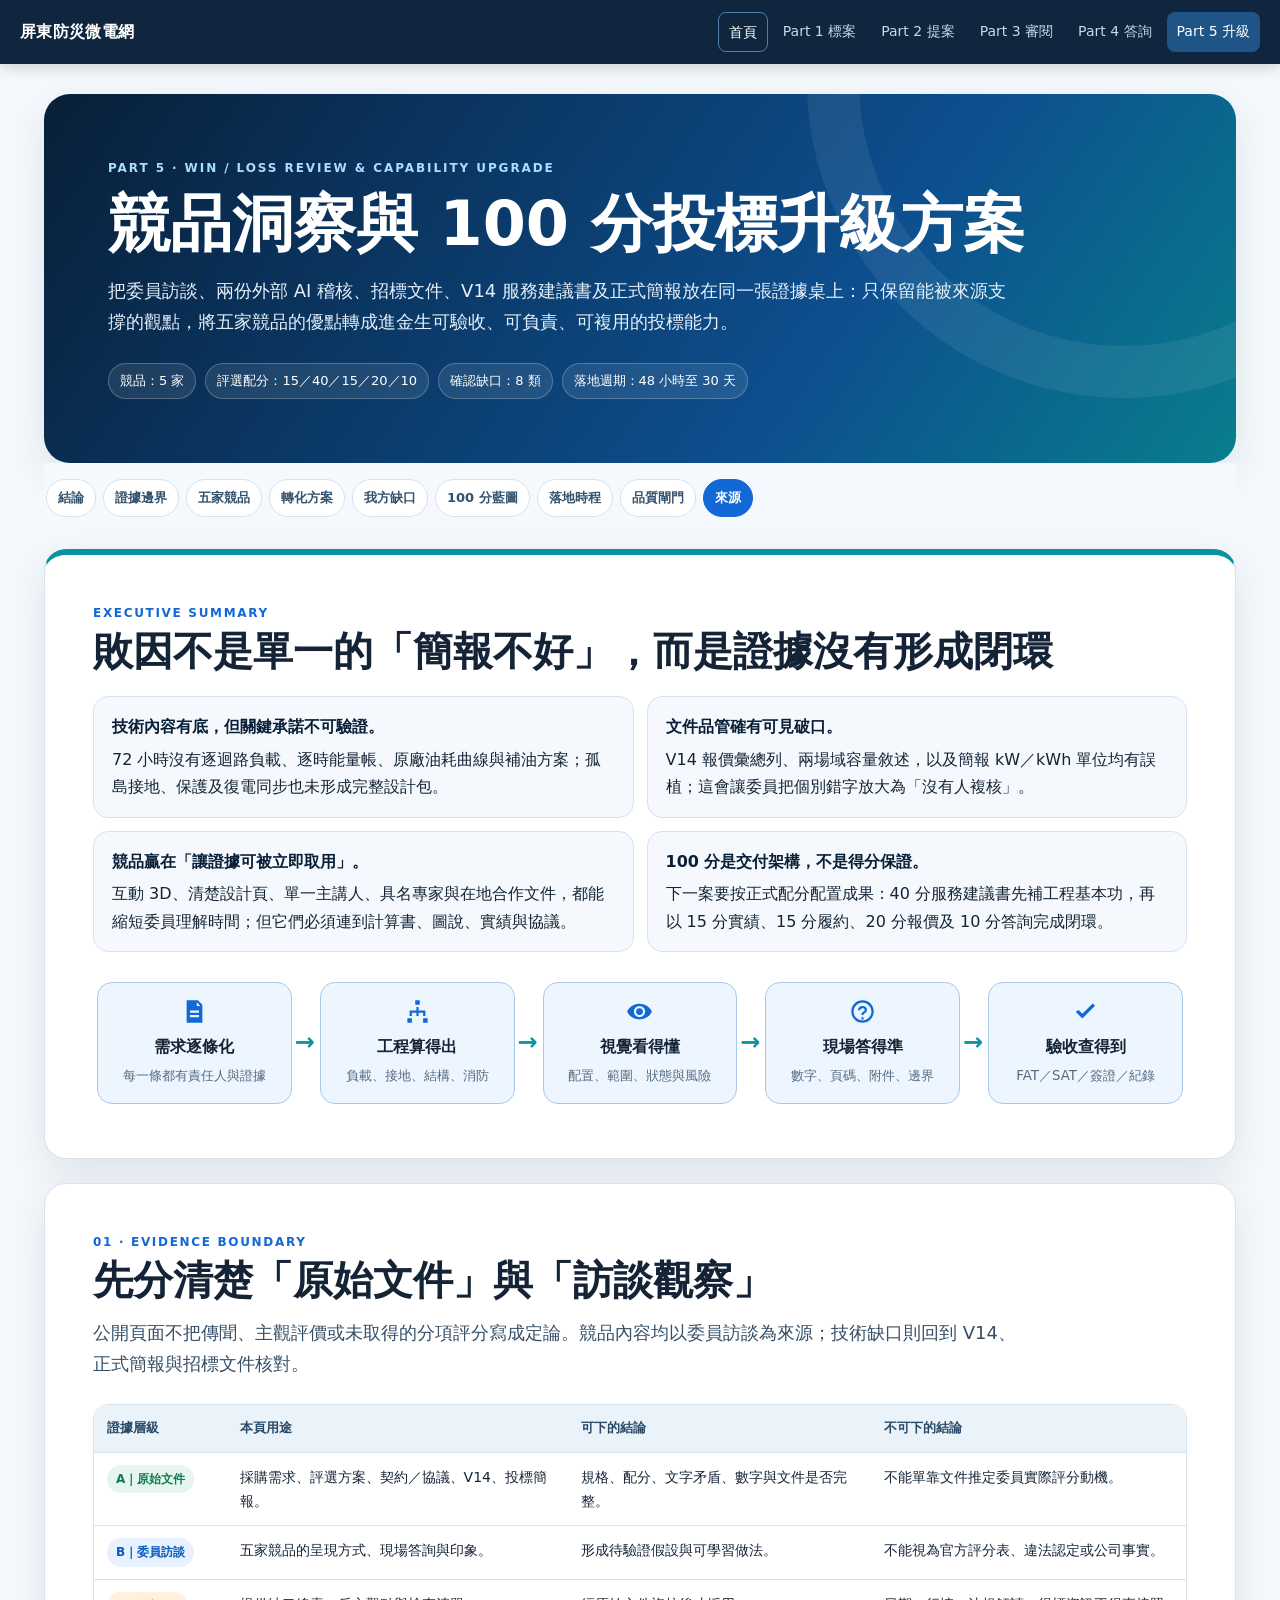
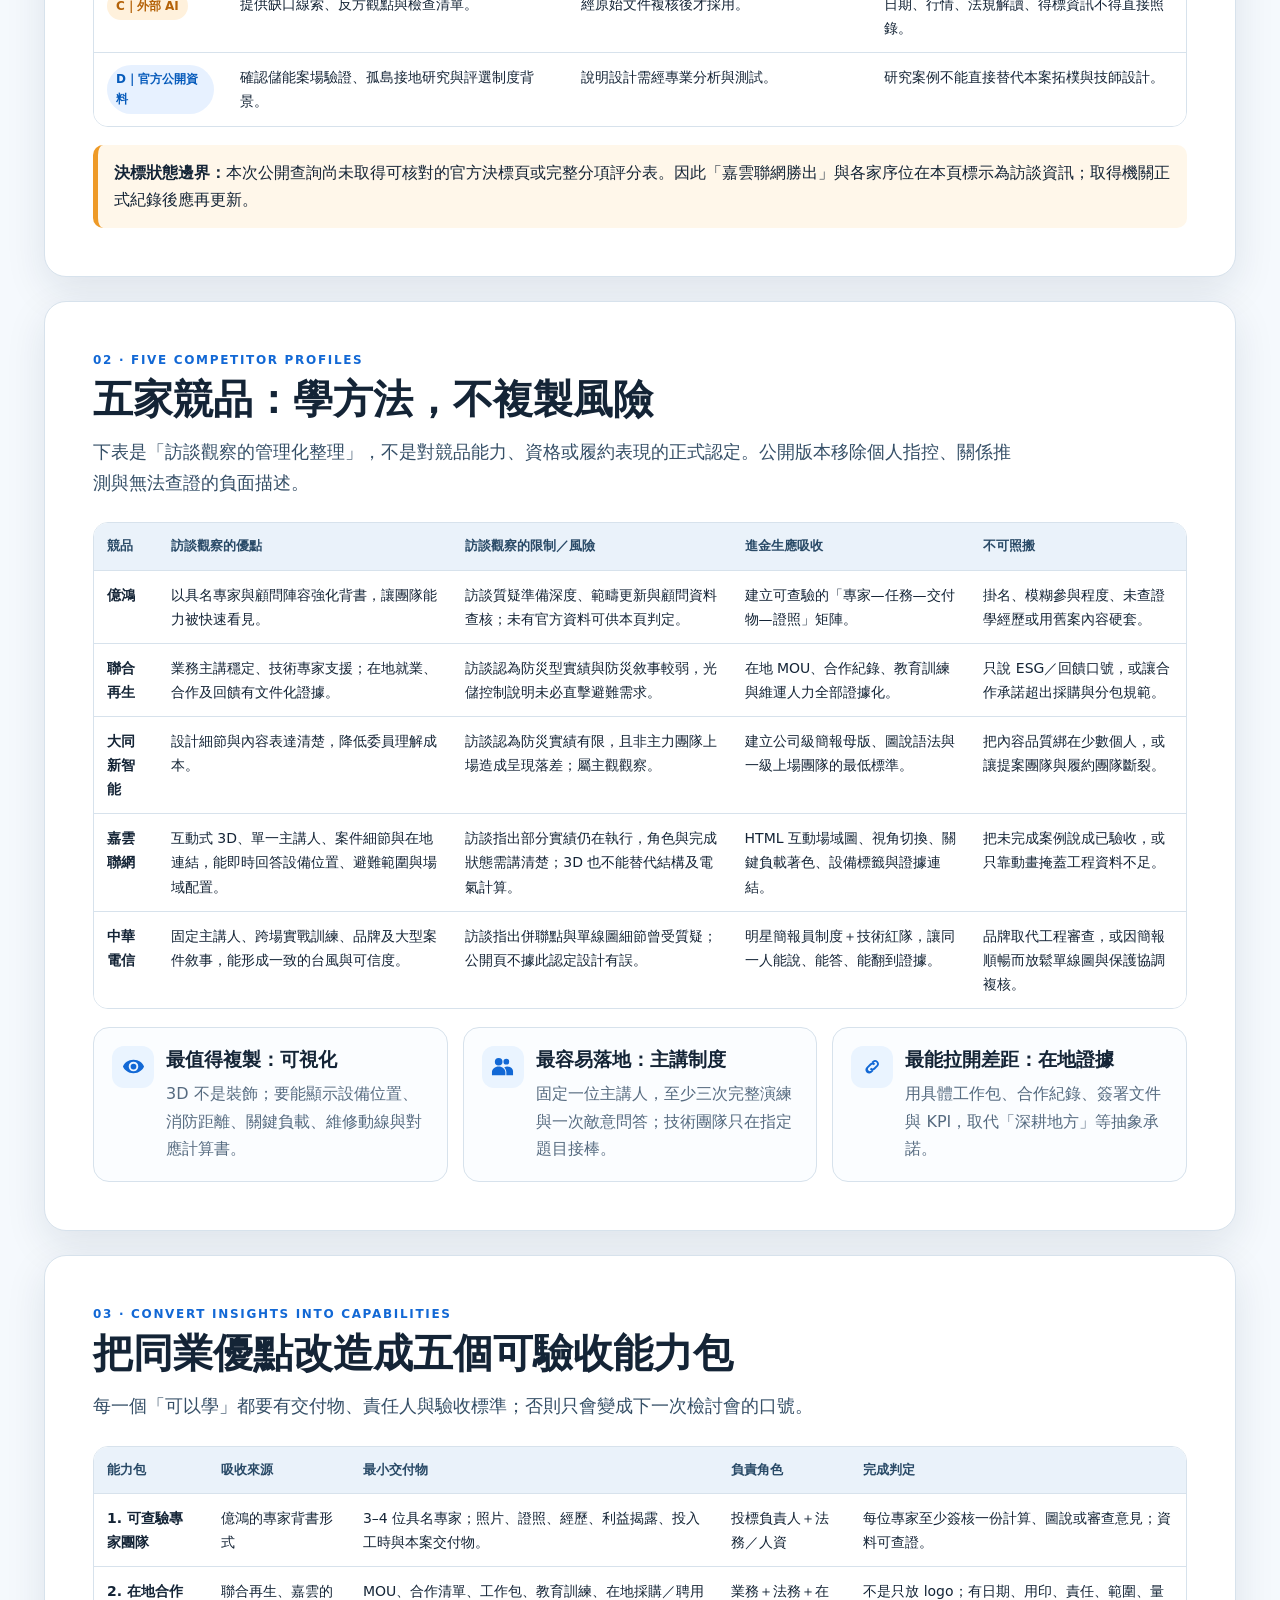
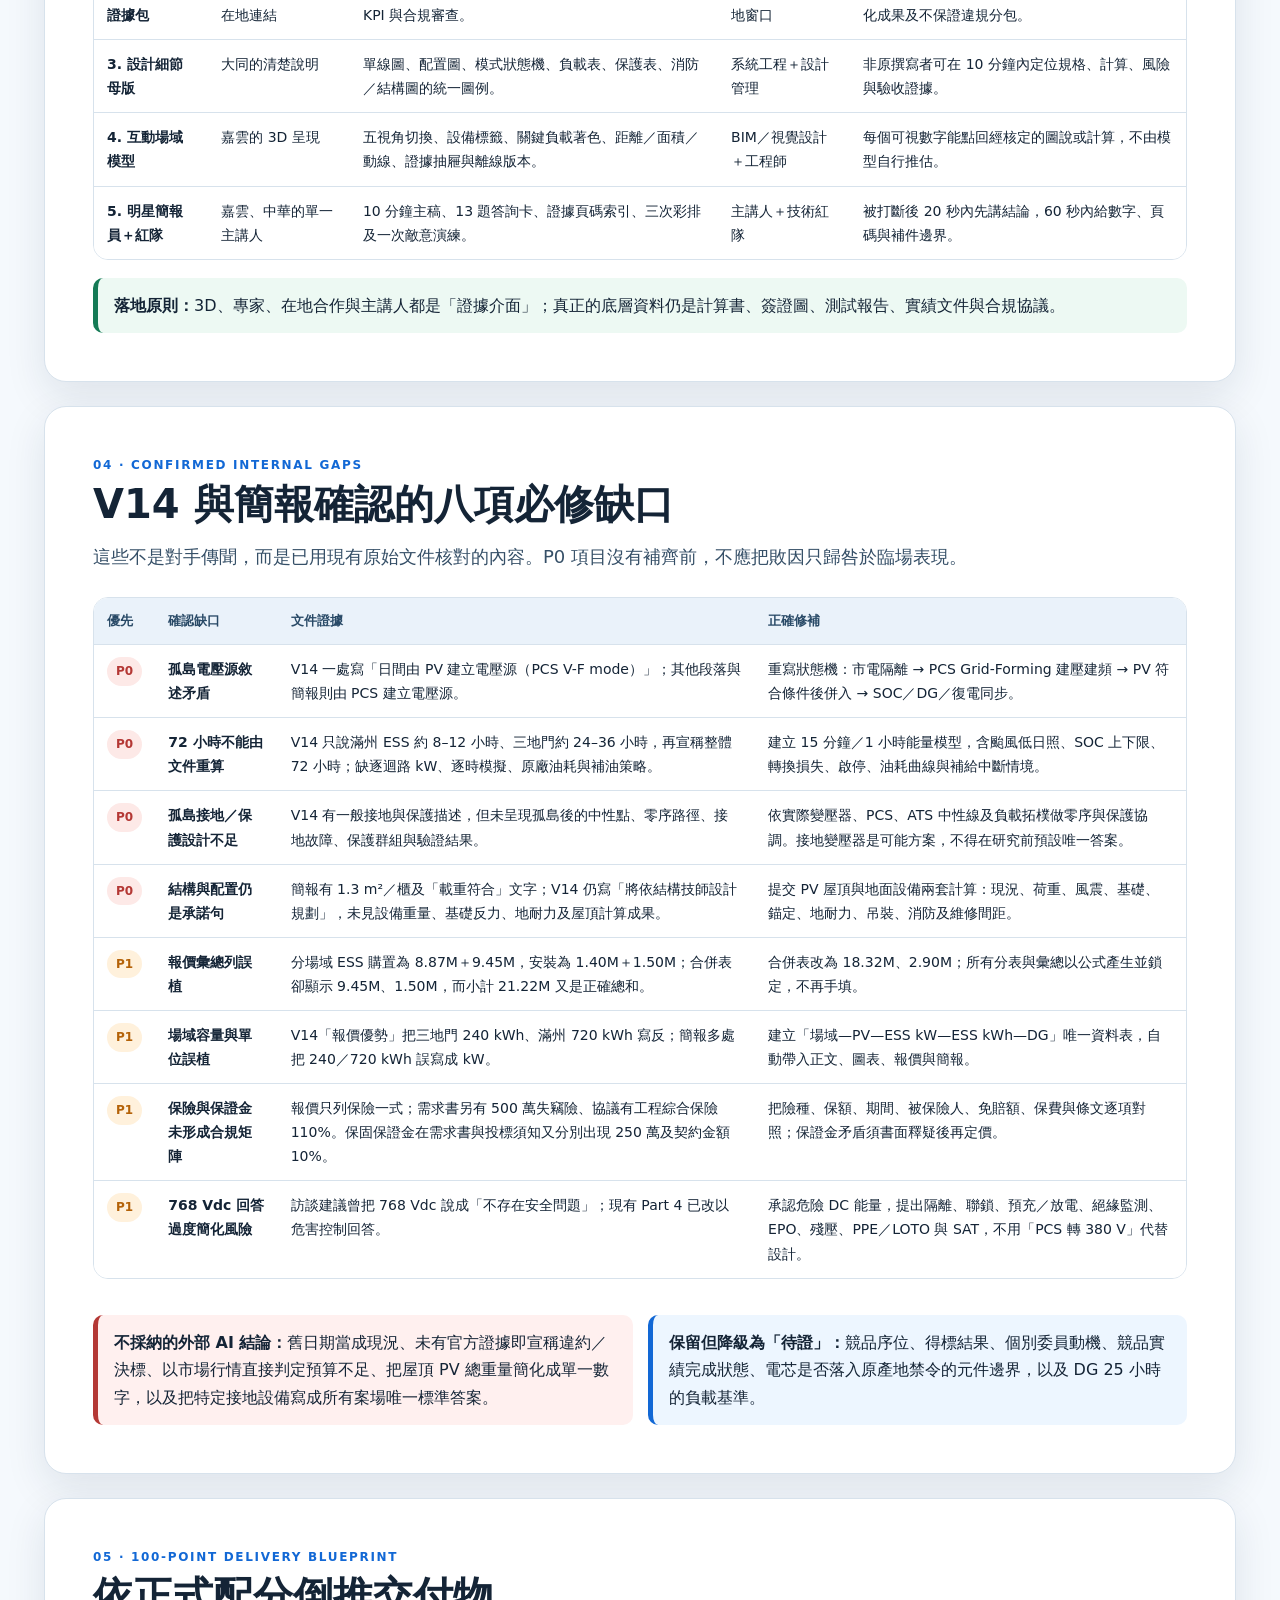
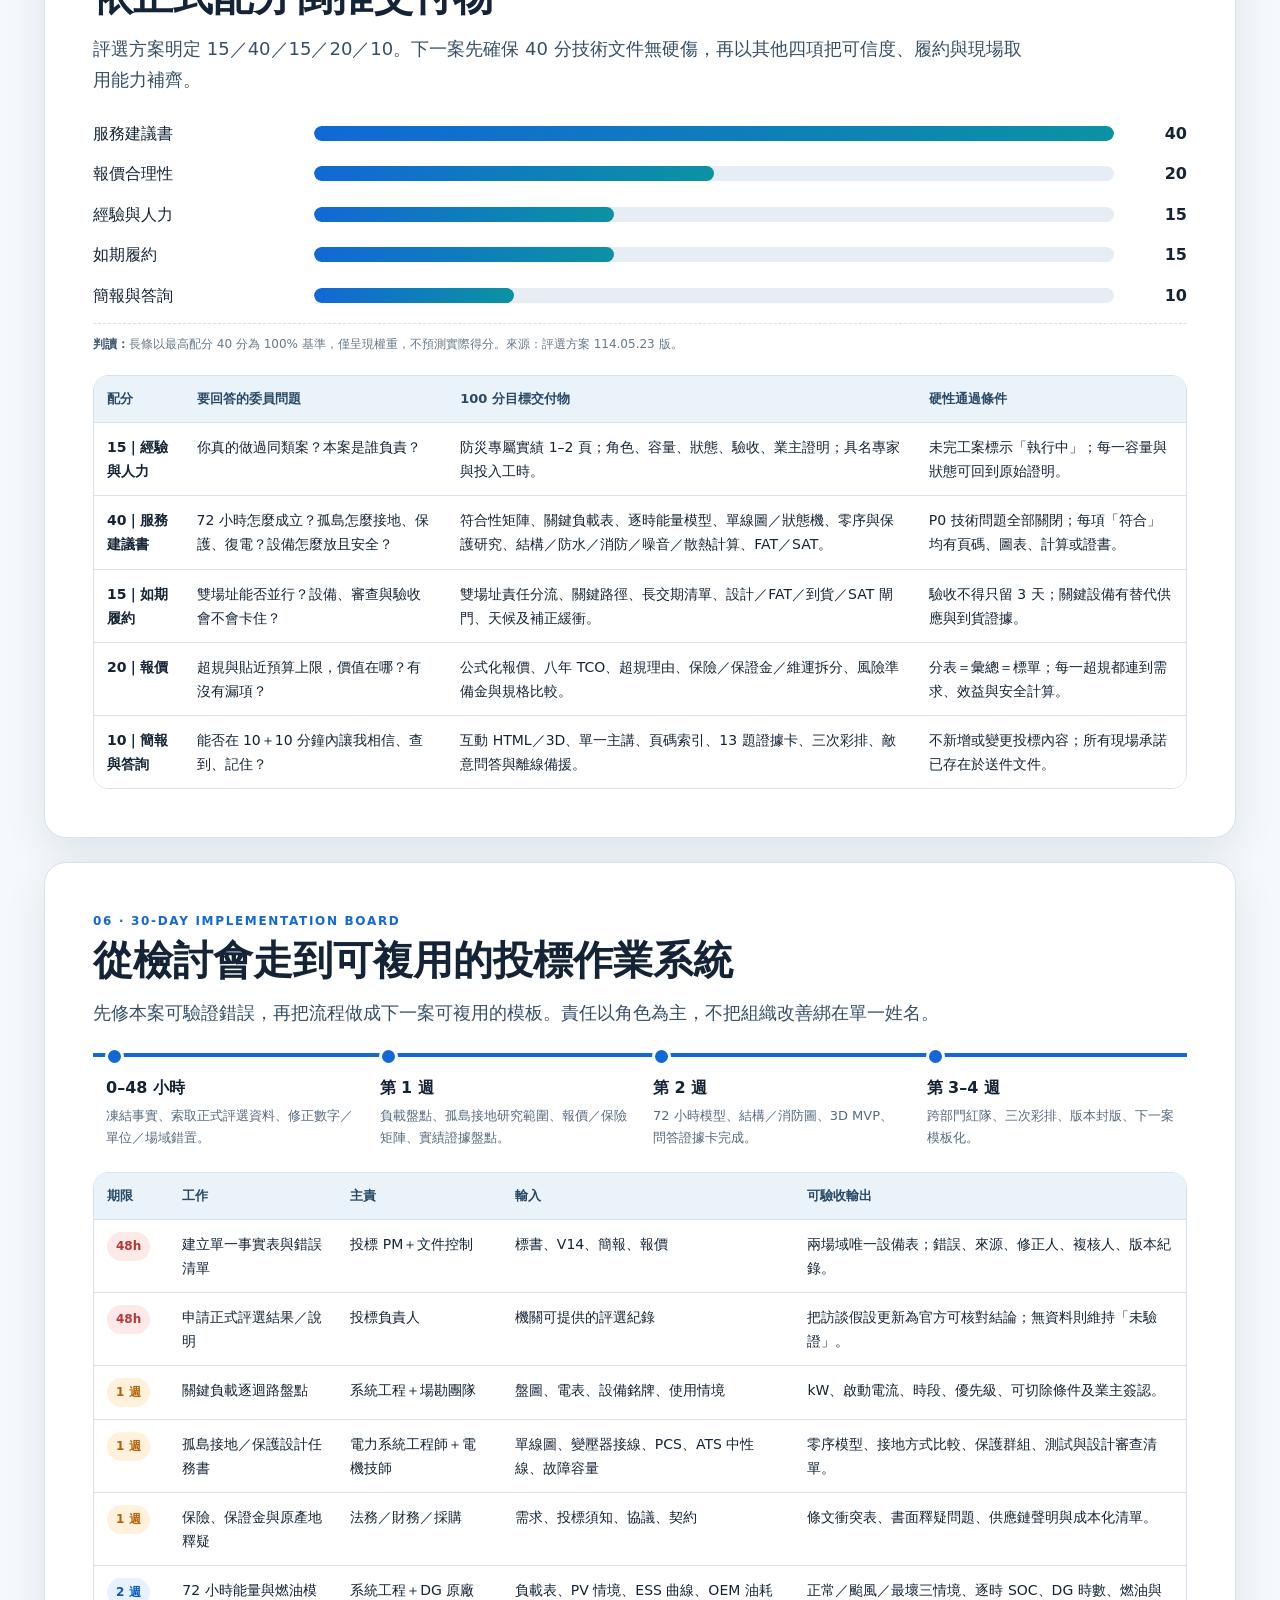
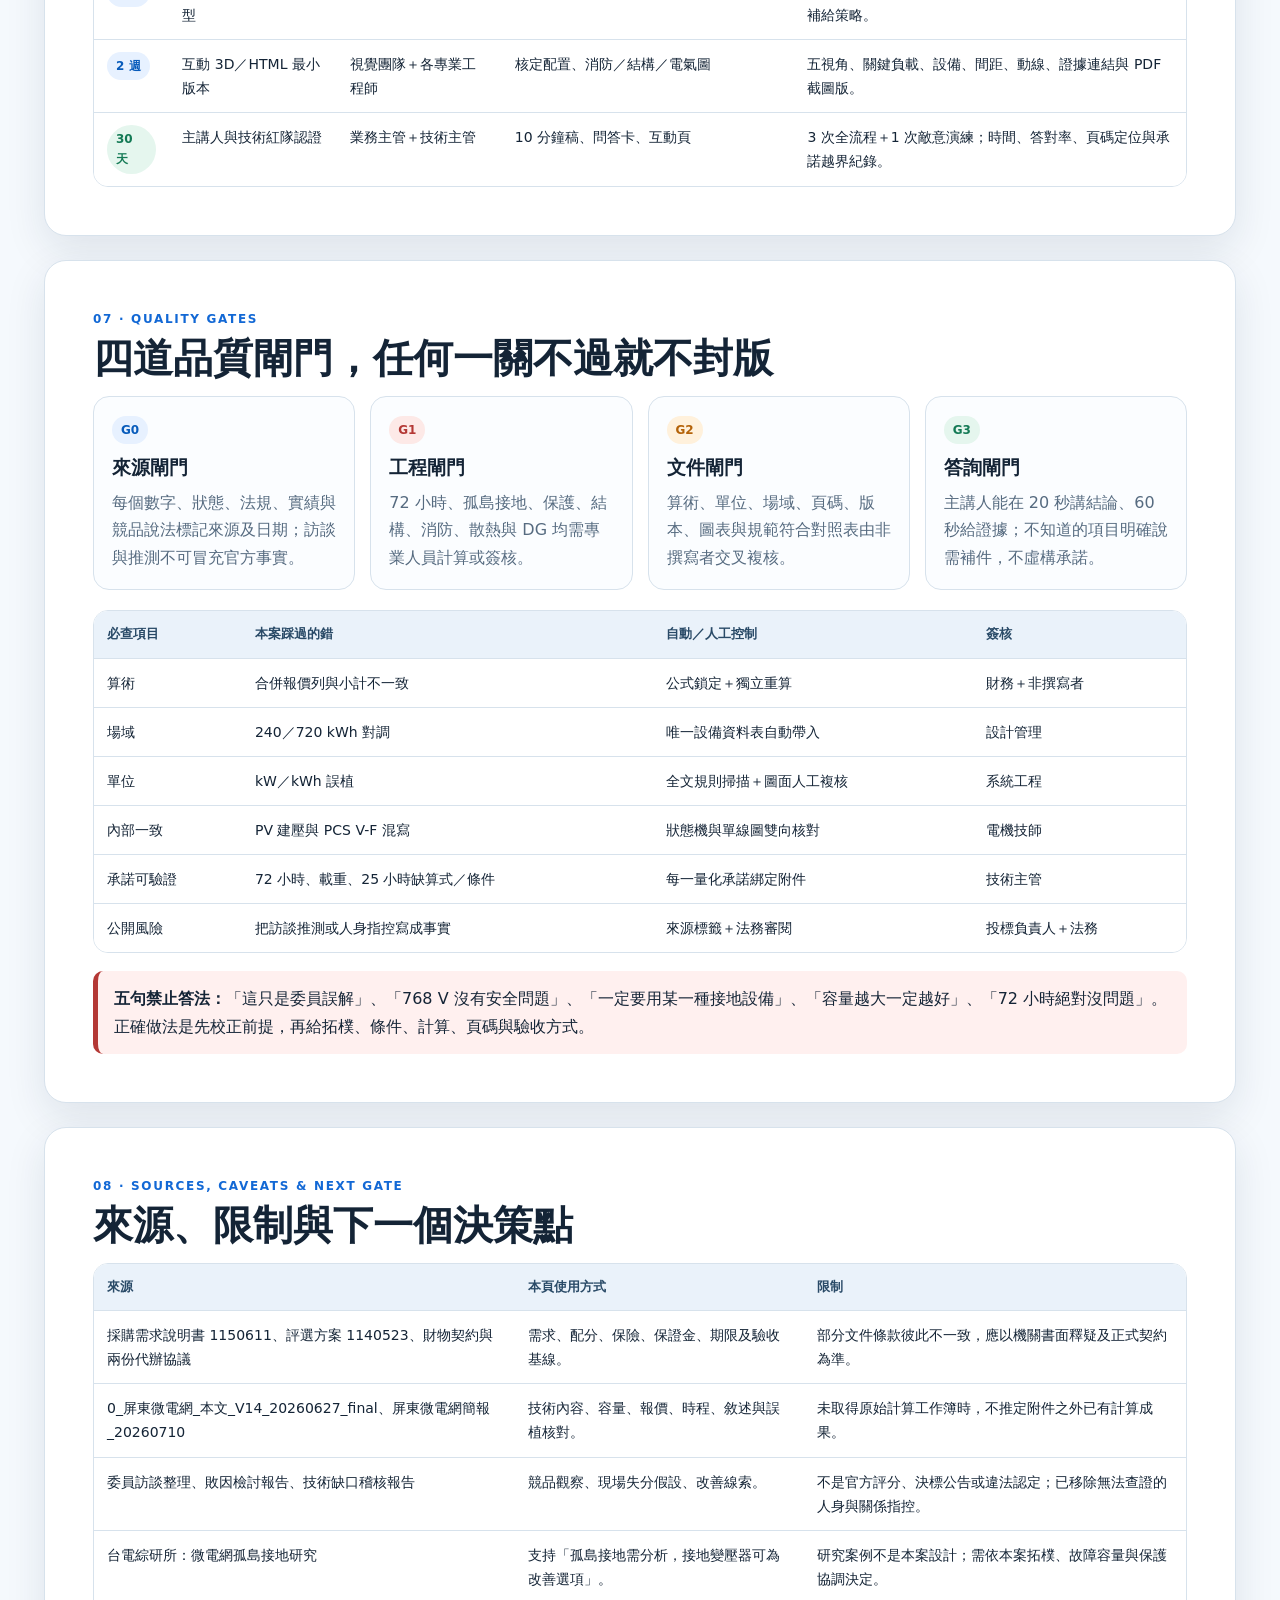
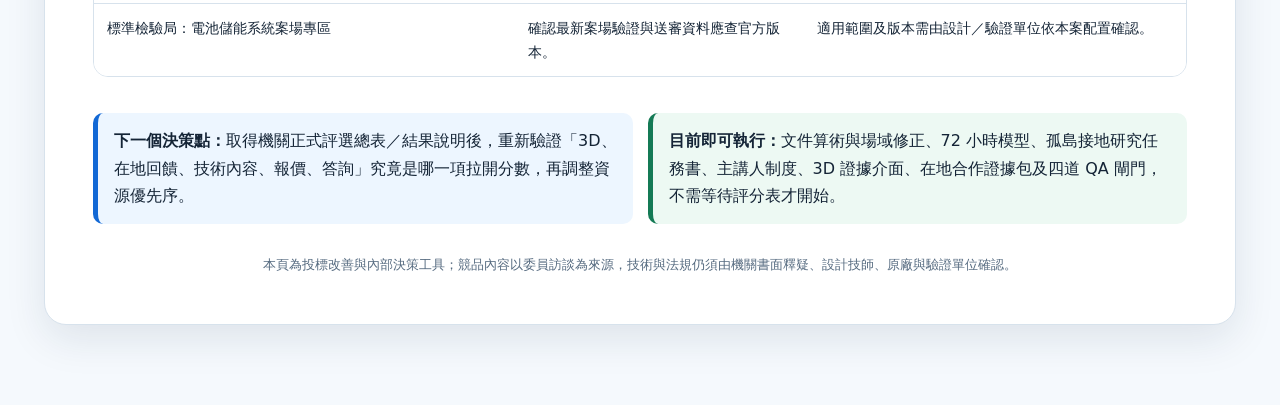
<file: part5.html>
<!doctype html>
<html lang="zh-Hant">
<head>
  <meta charset="utf-8">
  <meta name="viewport" content="width=device-width,initial-scale=1">
  <meta name="description" content="屏東防災微電網委員訪談、五家競品優缺點、進金生敗因檢討與 100 分投標升級落地方案。">
  <title>Part 5｜競品洞察與 100 分升級方案</title>
  <link rel="stylesheet" href="assets/report.css">
</head>
<body>
  <header class="topbar">
    <a class="brand" href="index.html">屏東防災微電網</a>
    <nav class="nav" aria-label="主要導覽">
      <a class="home" href="index.html">首頁</a>
      <a href="part1.html">Part 1 標案</a>
      <a href="part2.html">Part 2 提案</a>
      <a href="part3.html">Part 3 審閱</a>
      <a href="part4.html">Part 4 答詢</a>
      <a class="active" href="part5.html">Part 5 升級</a>
    </nav>
  </header>

  <main class="report">
    <section class="hero">
      <div class="eyebrow">Part 5 · win / loss review & capability upgrade</div>
      <h1>競品洞察與 100 分投標升級方案</h1>
      <p class="lead">把委員訪談、兩份外部 AI 稽核、招標文件、V14 服務建議書及正式簡報放在同一張證據桌上：只保留能被來源支撐的觀點，將五家競品的優點轉成進金生可驗收、可負責、可複用的投標能力。</p>
      <div class="meta-row">
        <span class="meta">競品：5 家</span>
        <span class="meta">評選配分：15／40／15／20／10</span>
        <span class="meta">確認缺口：8 類</span>
        <span class="meta">落地週期：48 小時至 30 天</span>
      </div>
    </section>

    <nav class="local-toc" aria-label="頁內目錄">
      <a href="#summary">結論</a>
      <a href="#evidence">證據邊界</a>
      <a href="#competitors">五家競品</a>
      <a href="#learn">轉化方案</a>
      <a href="#gaps">我方缺口</a>
      <a href="#score">100 分藍圖</a>
      <a href="#roadmap">落地時程</a>
      <a href="#qa">品質閘門</a>
      <a href="#sources">來源</a>
    </nav>

    <section id="summary" class="report-section executive">
      <div class="section-kicker">Executive Summary</div>
      <h2>敗因不是單一的「簡報不好」，而是證據沒有形成閉環</h2>
      <div class="summary-list">
        <div class="summary-item"><b>技術內容有底，但關鍵承諾不可驗證。</b>72 小時沒有逐迴路負載、逐時能量帳、原廠油耗曲線與補油方案；孤島接地、保護及復電同步也未形成完整設計包。</div>
        <div class="summary-item"><b>文件品管確有可見破口。</b>V14 報價彙總列、兩場域容量敘述，以及簡報 kW／kWh 單位均有誤植；這會讓委員把個別錯字放大為「沒有人複核」。</div>
        <div class="summary-item"><b>競品贏在「讓證據可被立即取用」。</b>互動 3D、清楚設計頁、單一主講人、具名專家與在地合作文件，都能縮短委員理解時間；但它們必須連到計算書、圖說、實績與協議。</div>
        <div class="summary-item"><b>100 分是交付架構，不是得分保證。</b>下一案要按正式配分配置成果：40 分服務建議書先補工程基本功，再以 15 分實績、15 分履約、20 分報價及 10 分答詢完成閉環。</div>
      </div>
      <div class="flow" style="margin-top:20px" aria-label="證據閉環">
        <div class="flow-node"><svg aria-hidden="true"><use href="assets/icons.svg#i-doc"></use></svg><b>需求逐條化</b><small>每一條都有責任人與證據</small></div>
        <div class="flow-node"><svg aria-hidden="true"><use href="assets/icons.svg#i-network"></use></svg><b>工程算得出</b><small>負載、接地、結構、消防</small></div>
        <div class="flow-node"><svg aria-hidden="true"><use href="assets/icons.svg#i-eye"></use></svg><b>視覺看得懂</b><small>配置、範圍、狀態與風險</small></div>
        <div class="flow-node"><svg aria-hidden="true"><use href="assets/icons.svg#i-question"></use></svg><b>現場答得準</b><small>數字、頁碼、附件、邊界</small></div>
        <div class="flow-node"><svg aria-hidden="true"><use href="assets/icons.svg#i-check"></use></svg><b>驗收查得到</b><small>FAT／SAT／簽證／紀錄</small></div>
      </div>
    </section>

    <section id="evidence" class="report-section">
      <div class="section-kicker">01 · Evidence boundary</div>
      <h2>先分清楚「原始文件」與「訪談觀察」</h2>
      <p class="section-lead">公開頁面不把傳聞、主觀評價或未取得的分項評分寫成定論。競品內容均以委員訪談為來源；技術缺口則回到 V14、正式簡報與招標文件核對。</p>
      <div class="table-wrap"><table class="data-table"><thead><tr><th>證據層級</th><th>本頁用途</th><th>可下的結論</th><th>不可下的結論</th></tr></thead><tbody>
        <tr><td><span class="pill good">A｜原始文件</span></td><td>採購需求、評選方案、契約／協議、V14、投標簡報。</td><td>規格、配分、文字矛盾、數字與文件是否完整。</td><td>不能單靠文件推定委員實際評分動機。</td></tr>
        <tr><td><span class="pill info">B｜委員訪談</span></td><td>五家競品的呈現方式、現場答詢與印象。</td><td>形成待驗證假設與可學習做法。</td><td>不能視為官方評分表、違法認定或公司事實。</td></tr>
        <tr><td><span class="pill warn">C｜外部 AI</span></td><td>提供缺口線索、反方觀點與檢查清單。</td><td>經原始文件複核後才採用。</td><td>日期、行情、法規解讀、得標資訊不得直接照錄。</td></tr>
        <tr><td><span class="pill info">D｜官方公開資料</span></td><td>確認儲能案場驗證、孤島接地研究與評選制度背景。</td><td>說明設計需經專業分析與測試。</td><td>研究案例不能直接替代本案拓樸與技師設計。</td></tr>
      </tbody></table></div>
      <div class="warning"><b>決標狀態邊界：</b>本次公開查詢尚未取得可核對的官方決標頁或完整分項評分表。因此「嘉雲聯網勝出」與各家序位在本頁標示為訪談資訊；取得機關正式紀錄後應再更新。</div>
    </section>

    <section id="competitors" class="report-section">
      <div class="section-kicker">02 · Five competitor profiles</div>
      <h2>五家競品：學方法，不複製風險</h2>
      <p class="section-lead">下表是「訪談觀察的管理化整理」，不是對競品能力、資格或履約表現的正式認定。公開版本移除個人指控、關係推測與無法查證的負面描述。</p>
      <div class="table-wrap"><table class="data-table"><thead><tr><th>競品</th><th>訪談觀察的優點</th><th>訪談觀察的限制／風險</th><th>進金生應吸收</th><th>不可照搬</th></tr></thead><tbody>
        <tr><td><b>億鴻</b></td><td>以具名專家與顧問陣容強化背書，讓團隊能力被快速看見。</td><td>訪談質疑準備深度、範疇更新與顧問資料查核；未有官方資料可供本頁判定。</td><td>建立可查驗的「專家—任務—交付物—證照」矩陣。</td><td>掛名、模糊參與程度、未查證學經歷或用舊案內容硬套。</td></tr>
        <tr><td><b>聯合再生</b></td><td>業務主講穩定、技術專家支援；在地就業、合作及回饋有文件化證據。</td><td>訪談認為防災型實績與防災敘事較弱，光儲控制說明未必直擊避難需求。</td><td>在地 MOU、合作紀錄、教育訓練與維運人力全部證據化。</td><td>只說 ESG／回饋口號，或讓合作承諾超出採購與分包規範。</td></tr>
        <tr><td><b>大同新智能</b></td><td>設計細節與內容表達清楚，降低委員理解成本。</td><td>訪談認為防災實績有限，且非主力團隊上場造成呈現落差；屬主觀觀察。</td><td>建立公司級簡報母版、圖說語法與一級上場團隊的最低標準。</td><td>把內容品質綁在少數個人，或讓提案團隊與履約團隊斷裂。</td></tr>
        <tr><td><b>嘉雲聯網</b></td><td>互動式 3D、單一主講人、案件細節與在地連結，能即時回答設備位置、避難範圍與場域配置。</td><td>訪談指出部分實績仍在執行，角色與完成狀態需講清楚；3D 也不能替代結構及電氣計算。</td><td>HTML 互動場域圖、視角切換、關鍵負載著色、設備標籤與證據連結。</td><td>把未完成案例說成已驗收，或只靠動畫掩蓋工程資料不足。</td></tr>
        <tr><td><b>中華電信</b></td><td>固定主講人、跨場實戰訓練、品牌及大型案件敘事，能形成一致的台風與可信度。</td><td>訪談指出併聯點與單線圖細節曾受質疑；公開頁不據此認定設計有誤。</td><td>明星簡報員制度＋技術紅隊，讓同一人能說、能答、能翻到證據。</td><td>品牌取代工程審查，或因簡報順暢而放鬆單線圖與保護協調複核。</td></tr>
      </tbody></table></div>

      <div class="grid3" style="margin-top:18px">
        <div class="card"><div class="icon-head"><span class="icon-box"><svg aria-hidden="true"><use href="assets/icons.svg#i-eye"></use></svg></span><div><h3>最值得複製：可視化</h3><p>3D 不是裝飾；要能顯示設備位置、消防距離、關鍵負載、維修動線與對應計算書。</p></div></div></div>
        <div class="card"><div class="icon-head"><span class="icon-box"><svg aria-hidden="true"><use href="assets/icons.svg#i-users"></use></svg></span><div><h3>最容易落地：主講制度</h3><p>固定一位主講人，至少三次完整演練與一次敵意問答；技術團隊只在指定題目接棒。</p></div></div></div>
        <div class="card"><div class="icon-head"><span class="icon-box"><svg aria-hidden="true"><use href="assets/icons.svg#i-link"></use></svg></span><div><h3>最能拉開差距：在地證據</h3><p>用具體工作包、合作紀錄、簽署文件與 KPI，取代「深耕地方」等抽象承諾。</p></div></div></div>
      </div>
    </section>

    <section id="learn" class="report-section">
      <div class="section-kicker">03 · Convert insights into capabilities</div>
      <h2>把同業優點改造成五個可驗收能力包</h2>
      <p class="section-lead">每一個「可以學」都要有交付物、責任人與驗收標準；否則只會變成下一次檢討會的口號。</p>
      <div class="table-wrap"><table class="data-table"><thead><tr><th>能力包</th><th>吸收來源</th><th>最小交付物</th><th>負責角色</th><th>完成判定</th></tr></thead><tbody>
        <tr><td><b>1. 可查驗專家團隊</b></td><td>億鴻的專家背書形式</td><td>3–4 位具名專家；照片、證照、經歷、利益揭露、投入工時與本案交付物。</td><td>投標負責人＋法務／人資</td><td>每位專家至少簽核一份計算、圖說或審查意見；資料可查證。</td></tr>
        <tr><td><b>2. 在地合作證據包</b></td><td>聯合再生、嘉雲的在地連結</td><td>MOU、合作清單、工作包、教育訓練、在地採購／聘用 KPI 與合規審查。</td><td>業務＋法務＋在地窗口</td><td>不是只放 logo；有日期、用印、責任、範圍、量化成果及不保證違規分包。</td></tr>
        <tr><td><b>3. 設計細節母版</b></td><td>大同的清楚說明</td><td>單線圖、配置圖、模式狀態機、負載表、保護表、消防／結構圖的統一圖例。</td><td>系統工程＋設計管理</td><td>非原撰寫者可在 10 分鐘內定位規格、計算、風險與驗收證據。</td></tr>
        <tr><td><b>4. 互動場域模型</b></td><td>嘉雲的 3D 呈現</td><td>五視角切換、設備標籤、關鍵負載著色、距離／面積／動線、證據抽屜與離線版本。</td><td>BIM／視覺設計＋工程師</td><td>每個可視數字能點回經核定的圖說或計算，不由模型自行推估。</td></tr>
        <tr><td><b>5. 明星簡報員＋紅隊</b></td><td>嘉雲、中華的單一主講人</td><td>10 分鐘主稿、13 題答詢卡、證據頁碼索引、三次彩排及一次敵意演練。</td><td>主講人＋技術紅隊</td><td>被打斷後 20 秒內先講結論，60 秒內給數字、頁碼與補件邊界。</td></tr>
      </tbody></table></div>
      <div class="success"><b>落地原則：</b>3D、專家、在地合作與主講人都是「證據介面」；真正的底層資料仍是計算書、簽證圖、測試報告、實績文件與合規協議。</div>
    </section>

    <section id="gaps" class="report-section">
      <div class="section-kicker">04 · Confirmed internal gaps</div>
      <h2>V14 與簡報確認的八項必修缺口</h2>
      <p class="section-lead">這些不是對手傳聞，而是已用現有原始文件核對的內容。P0 項目沒有補齊前，不應把敗因只歸咎於臨場表現。</p>
      <div class="table-wrap"><table class="data-table"><thead><tr><th>優先</th><th>確認缺口</th><th>文件證據</th><th>正確修補</th></tr></thead><tbody>
        <tr><td><span class="pill bad">P0</span></td><td><b>孤島電壓源敘述矛盾</b></td><td>V14 一處寫「日間由 PV 建立電壓源（PCS V-F mode）」；其他段落與簡報則由 PCS 建立電壓源。</td><td>重寫狀態機：市電隔離 → PCS Grid-Forming 建壓建頻 → PV 符合條件後併入 → SOC／DG／復電同步。</td></tr>
        <tr><td><span class="pill bad">P0</span></td><td><b>72 小時不能由文件重算</b></td><td>V14 只說滿州 ESS 約 8–12 小時、三地門約 24–36 小時，再宣稱整體 72 小時；缺逐迴路 kW、逐時模擬、原廠油耗與補油策略。</td><td>建立 15 分鐘／1 小時能量模型，含颱風低日照、SOC 上下限、轉換損失、啟停、油耗曲線與補給中斷情境。</td></tr>
        <tr><td><span class="pill bad">P0</span></td><td><b>孤島接地／保護設計不足</b></td><td>V14 有一般接地與保護描述，但未呈現孤島後的中性點、零序路徑、接地故障、保護群組與驗證結果。</td><td>依實際變壓器、PCS、ATS 中性線及負載拓樸做零序與保護協調。接地變壓器是可能方案，不得在研究前預設唯一答案。</td></tr>
        <tr><td><span class="pill bad">P0</span></td><td><b>結構與配置仍是承諾句</b></td><td>簡報有 1.3 m²／櫃及「載重符合」文字；V14 仍寫「將依結構技師設計規劃」，未見設備重量、基礎反力、地耐力及屋頂計算成果。</td><td>提交 PV 屋頂與地面設備兩套計算：現況、荷重、風震、基礎、錨定、地耐力、吊裝、消防及維修間距。</td></tr>
        <tr><td><span class="pill warn">P1</span></td><td><b>報價彙總列誤植</b></td><td>分場域 ESS 購置為 8.87M＋9.45M，安裝為 1.40M＋1.50M；合併表卻顯示 9.45M、1.50M，而小計 21.22M 又是正確總和。</td><td>合併表改為 18.32M、2.90M；所有分表與彙總以公式產生並鎖定，不再手填。</td></tr>
        <tr><td><span class="pill warn">P1</span></td><td><b>場域容量與單位誤植</b></td><td>V14「報價優勢」把三地門 240 kWh、滿州 720 kWh 寫反；簡報多處把 240／720 kWh 誤寫成 kW。</td><td>建立「場域—PV—ESS kW—ESS kWh—DG」唯一資料表，自動帶入正文、圖表、報價與簡報。</td></tr>
        <tr><td><span class="pill warn">P1</span></td><td><b>保險與保證金未形成合規矩陣</b></td><td>報價只列保險一式；需求書另有 500 萬失竊險、協議有工程綜合保險 110%。保固保證金在需求書與投標須知又分別出現 250 萬及契約金額 10%。</td><td>把險種、保額、期間、被保險人、免賠額、保費與條文逐項對照；保證金矛盾須書面釋疑後再定價。</td></tr>
        <tr><td><span class="pill warn">P1</span></td><td><b>768 Vdc 回答過度簡化風險</b></td><td>訪談建議曾把 768 Vdc 說成「不存在安全問題」；現有 Part 4 已改以危害控制回答。</td><td>承認危險 DC 能量，提出隔離、聯鎖、預充／放電、絕緣監測、EPO、殘壓、PPE／LOTO 與 SAT，不用「PCS 轉 380 V」代替設計。</td></tr>
      </tbody></table></div>

      <div class="grid2" style="margin-top:18px">
        <div class="danger"><b>不採納的外部 AI 結論：</b>舊日期當成現況、未有官方證據即宣稱違約／決標、以市場行情直接判定預算不足、把屋頂 PV 總重量簡化成單一數字，以及把特定接地設備寫成所有案場唯一標準答案。</div>
        <div class="note"><b>保留但降級為「待證」：</b>競品序位、得標結果、個別委員動機、競品實績完成狀態、電芯是否落入原產地禁令的元件邊界，以及 DG 25 小時的負載基準。</div>
      </div>
    </section>

    <section id="score" class="report-section">
      <div class="section-kicker">05 · 100-point delivery blueprint</div>
      <h2>依正式配分倒推交付物</h2>
      <p class="section-lead">評選方案明定 15／40／15／20／10。下一案先確保 40 分技術文件無硬傷，再以其他四項把可信度、履約與現場取用能力補齊。</p>
      <div class="bar-chart" aria-label="評選配分">
        <div class="bar-row"><span>服務建議書</span><div class="track"><div class="fill" style="width:100%"></div></div><strong>40</strong></div>
        <div class="bar-row"><span>報價合理性</span><div class="track"><div class="fill" style="width:50%"></div></div><strong>20</strong></div>
        <div class="bar-row"><span>經驗與人力</span><div class="track"><div class="fill" style="width:37.5%"></div></div><strong>15</strong></div>
        <div class="bar-row"><span>如期履約</span><div class="track"><div class="fill" style="width:37.5%"></div></div><strong>15</strong></div>
        <div class="bar-row"><span>簡報與答詢</span><div class="track"><div class="fill" style="width:25%"></div></div><strong>10</strong></div>
      </div>
      <p class="source"><strong>判讀：</strong>長條以最高配分 40 分為 100% 基準，僅呈現權重，不預測實際得分。來源：評選方案 114.05.23 版。</p>

      <div class="table-wrap" style="margin-top:20px"><table class="data-table"><thead><tr><th>配分</th><th>要回答的委員問題</th><th>100 分目標交付物</th><th>硬性通過條件</th></tr></thead><tbody>
        <tr><td><b>15｜經驗與人力</b></td><td>你真的做過同類案？本案是誰負責？</td><td>防災專屬實績 1–2 頁；角色、容量、狀態、驗收、業主證明；具名專家與投入工時。</td><td>未完工案標示「執行中」；每一容量與狀態可回到原始證明。</td></tr>
        <tr><td><b>40｜服務建議書</b></td><td>72 小時怎麼成立？孤島怎麼接地、保護、復電？設備怎麼放且安全？</td><td>符合性矩陣、關鍵負載表、逐時能量模型、單線圖／狀態機、零序與保護研究、結構／防水／消防／噪音／散熱計算、FAT／SAT。</td><td>P0 技術問題全部關閉；每項「符合」均有頁碼、圖表、計算或證書。</td></tr>
        <tr><td><b>15｜如期履約</b></td><td>雙場址能否並行？設備、審查與驗收會不會卡住？</td><td>雙場址責任分流、關鍵路徑、長交期清單、設計／FAT／到貨／SAT 閘門、天候及補正緩衝。</td><td>驗收不得只留 3 天；關鍵設備有替代供應與到貨證據。</td></tr>
        <tr><td><b>20｜報價</b></td><td>超規與貼近預算上限，價值在哪？有沒有漏項？</td><td>公式化報價、八年 TCO、超規理由、保險／保證金／維運拆分、風險準備金與規格比較。</td><td>分表＝彙總＝標單；每一超規都連到需求、效益與安全計算。</td></tr>
        <tr><td><b>10｜簡報與答詢</b></td><td>能否在 10＋10 分鐘內讓我相信、查到、記住？</td><td>互動 HTML／3D、單一主講、頁碼索引、13 題證據卡、三次彩排、敵意問答與離線備援。</td><td>不新增或變更投標內容；所有現場承諾已存在於送件文件。</td></tr>
      </tbody></table></div>
    </section>

    <section id="roadmap" class="report-section">
      <div class="section-kicker">06 · 30-day implementation board</div>
      <h2>從檢討會走到可複用的投標作業系統</h2>
      <p class="section-lead">先修本案可驗證錯誤，再把流程做成下一案可複用的模板。責任以角色為主，不把組織改善綁在單一姓名。</p>
      <div class="timeline">
        <div class="step"><b>0–48 小時</b><span>凍結事實、索取正式評選資料、修正數字／單位／場域錯置。</span></div>
        <div class="step"><b>第 1 週</b><span>負載盤點、孤島接地研究範圍、報價／保險矩陣、實績證據盤點。</span></div>
        <div class="step"><b>第 2 週</b><span>72 小時模型、結構／消防圖、3D MVP、問答證據卡完成。</span></div>
        <div class="step"><b>第 3–4 週</b><span>跨部門紅隊、三次彩排、版本封版、下一案模板化。</span></div>
      </div>

      <div class="table-wrap" style="margin-top:22px"><table class="data-table"><thead><tr><th>期限</th><th>工作</th><th>主責</th><th>輸入</th><th>可驗收輸出</th></tr></thead><tbody>
        <tr><td><span class="pill bad">48h</span></td><td>建立單一事實表與錯誤清單</td><td>投標 PM＋文件控制</td><td>標書、V14、簡報、報價</td><td>兩場域唯一設備表；錯誤、來源、修正人、複核人、版本紀錄。</td></tr>
        <tr><td><span class="pill bad">48h</span></td><td>申請正式評選結果／說明</td><td>投標負責人</td><td>機關可提供的評選紀錄</td><td>把訪談假設更新為官方可核對結論；無資料則維持「未驗證」。</td></tr>
        <tr><td><span class="pill warn">1 週</span></td><td>關鍵負載逐迴路盤點</td><td>系統工程＋場勘團隊</td><td>盤圖、電表、設備銘牌、使用情境</td><td>kW、啟動電流、時段、優先級、可切除條件及業主簽認。</td></tr>
        <tr><td><span class="pill warn">1 週</span></td><td>孤島接地／保護設計任務書</td><td>電力系統工程師＋電機技師</td><td>單線圖、變壓器接線、PCS、ATS 中性線、故障容量</td><td>零序模型、接地方式比較、保護群組、測試與設計審查清單。</td></tr>
        <tr><td><span class="pill warn">1 週</span></td><td>保險、保證金與原產地釋疑</td><td>法務／財務／採購</td><td>需求、投標須知、協議、契約</td><td>條文衝突表、書面釋疑問題、供應鏈聲明與成本化清單。</td></tr>
        <tr><td><span class="pill info">2 週</span></td><td>72 小時能量與燃油模型</td><td>系統工程＋DG 原廠</td><td>負載表、PV 情境、ESS 曲線、OEM 油耗</td><td>正常／颱風／最壞三情境、逐時 SOC、DG 時數、燃油與補給策略。</td></tr>
        <tr><td><span class="pill info">2 週</span></td><td>互動 3D／HTML 最小版本</td><td>視覺團隊＋各專業工程師</td><td>核定配置、消防／結構／電氣圖</td><td>五視角、關鍵負載、設備、間距、動線、證據連結與 PDF 截圖版。</td></tr>
        <tr><td><span class="pill good">30 天</span></td><td>主講人與技術紅隊認證</td><td>業務主管＋技術主管</td><td>10 分鐘稿、問答卡、互動頁</td><td>3 次全流程＋1 次敵意演練；時間、答對率、頁碼定位與承諾越界紀錄。</td></tr>
      </tbody></table></div>
    </section>

    <section id="qa" class="report-section">
      <div class="section-kicker">07 · Quality gates</div>
      <h2>四道品質閘門，任何一關不過就不封版</h2>
      <div class="grid4">
        <div class="card"><span class="pill info">G0</span><h3 style="margin-top:10px">來源閘門</h3><p>每個數字、狀態、法規、實績與競品說法標記來源及日期；訪談與推測不可冒充官方事實。</p></div>
        <div class="card"><span class="pill bad">G1</span><h3 style="margin-top:10px">工程閘門</h3><p>72 小時、孤島接地、保護、結構、消防、散熱與 DG 均需專業人員計算或簽核。</p></div>
        <div class="card"><span class="pill warn">G2</span><h3 style="margin-top:10px">文件閘門</h3><p>算術、單位、場域、頁碼、版本、圖表與規範符合對照表由非撰寫者交叉複核。</p></div>
        <div class="card"><span class="pill good">G3</span><h3 style="margin-top:10px">答詢閘門</h3><p>主講人能在 20 秒講結論、60 秒給證據；不知道的項目明確說需補件，不虛構承諾。</p></div>
      </div>

      <div class="table-wrap" style="margin-top:20px"><table class="data-table"><thead><tr><th>必查項目</th><th>本案踩過的錯</th><th>自動／人工控制</th><th>簽核</th></tr></thead><tbody>
        <tr><td>算術</td><td>合併報價列與小計不一致</td><td>公式鎖定＋獨立重算</td><td>財務＋非撰寫者</td></tr>
        <tr><td>場域</td><td>240／720 kWh 對調</td><td>唯一設備資料表自動帶入</td><td>設計管理</td></tr>
        <tr><td>單位</td><td>kW／kWh 誤植</td><td>全文規則掃描＋圖面人工複核</td><td>系統工程</td></tr>
        <tr><td>內部一致</td><td>PV 建壓與 PCS V-F 混寫</td><td>狀態機與單線圖雙向核對</td><td>電機技師</td></tr>
        <tr><td>承諾可驗證</td><td>72 小時、載重、25 小時缺算式／條件</td><td>每一量化承諾綁定附件</td><td>技術主管</td></tr>
        <tr><td>公開風險</td><td>把訪談推測或人身指控寫成事實</td><td>來源標籤＋法務審閱</td><td>投標負責人＋法務</td></tr>
      </tbody></table></div>

      <div class="danger"><b>五句禁止答法：</b>「這只是委員誤解」、「768 V 沒有安全問題」、「一定要用某一種接地設備」、「容量越大一定越好」、「72 小時絕對沒問題」。正確做法是先校正前提，再給拓樸、條件、計算、頁碼與驗收方式。</div>
    </section>

    <section id="sources" class="report-section">
      <div class="section-kicker">08 · Sources, caveats & next gate</div>
      <h2>來源、限制與下一個決策點</h2>
      <div class="table-wrap"><table class="data-table"><thead><tr><th>來源</th><th>本頁使用方式</th><th>限制</th></tr></thead><tbody>
        <tr><td>採購需求說明書 1150611、評選方案 1140523、財物契約與兩份代辦協議</td><td>需求、配分、保險、保證金、期限及驗收基線。</td><td>部分文件條款彼此不一致，應以機關書面釋疑及正式契約為準。</td></tr>
        <tr><td>0_屏東微電網_本文_V14_20260627_final、屏東微電網簡報_20260710</td><td>技術內容、容量、報價、時程、敘述與誤植核對。</td><td>未取得原始計算工作簿時，不推定附件之外已有計算成果。</td></tr>
        <tr><td>委員訪談整理、敗因檢討報告、技術缺口稽核報告</td><td>競品觀察、現場失分假設、改善線索。</td><td>不是官方評分、決標公告或違法認定；已移除無法查證的人身與關係指控。</td></tr>
        <tr><td><a href="https://service.taipower.com.tw/TPRI/media/eiefftuy/prn135.pdf?mediaDL=true" target="_blank" rel="noopener">台電綜研所：微電網孤島接地研究</a></td><td>支持「孤島接地需分析，接地變壓器可為改善選項」。</td><td>研究案例不是本案設計；需依本案拓樸、故障容量與保護協調決定。</td></tr>
        <tr><td><a href="https://www.bsmi.gov.tw/wSite/lp?BaseDSD=7&amp;ctNode=9876&amp;mp=111" target="_blank" rel="noopener">標準檢驗局：電池儲能系統案場專區</a></td><td>確認最新案場驗證與送審資料應查官方版本。</td><td>適用範圍及版本需由設計／驗證單位依本案配置確認。</td></tr>
      </tbody></table></div>

      <div class="grid2" style="margin-top:18px">
        <div class="note"><b>下一個決策點：</b>取得機關正式評選總表／結果說明後，重新驗證「3D、在地回饋、技術內容、報價、答詢」究竟是哪一項拉開分數，再調整資源優先序。</div>
        <div class="success"><b>目前即可執行：</b>文件算術與場域修正、72 小時模型、孤島接地研究任務書、主講人制度、3D 證據介面、在地合作證據包及四道 QA 閘門，不需等待評分表才開始。</div>
      </div>
      <p class="footer-note">本頁為投標改善與內部決策工具；競品內容以委員訪談為來源，技術與法規仍須由機關書面釋疑、設計技師、原廠與驗證單位確認。</p>
    </section>
  </main>

  <button class="top-button" aria-label="回到頁首">↑</button>
  <script src="assets/report.js"></script>
</body>
</html>
</file>
<file: assets/report.css>
:root{--navy:#081f38;--navy2:#0e3e6d;--blue:#1268d5;--cyan:#0b92a3;--sky:#eaf4ff;--ice:#f5f9fd;--paper:#fff;--ink:#142436;--muted:#566b80;--line:#d7e2ec;--good:#147a55;--warn:#b46208;--bad:#b43835;--shadow:0 14px 40px rgba(15,43,69,.1)}
*{box-sizing:border-box}html{scroll-behavior:smooth;scroll-padding-top:92px;background:var(--ice)}body{margin:0;background:var(--ice);color:var(--ink);font:16px/1.72 "Noto Sans TC","Microsoft JhengHei",system-ui,sans-serif}a{color:inherit;text-decoration:none}svg{display:block}.topbar{min-height:64px;background:rgba(8,31,56,.97);color:#fff;display:flex;align-items:center;gap:18px;padding:10px max(20px,calc((100vw - 1240px)/2));position:sticky;top:0;z-index:20;box-shadow:0 2px 15px rgba(0,0,0,.2)}.brand{font-weight:900;letter-spacing:.02em;white-space:nowrap}.nav{display:flex;gap:5px;margin-left:auto;flex-wrap:wrap;justify-content:flex-end}.nav a{font-size:14px;padding:7px 10px;border-radius:8px;color:#c9d9e9}.nav a:hover,.nav a.active{background:#1f5586;color:#fff}.nav .home{border:1px solid #547ca4;color:#fff}.report{max-width:1240px;margin:auto;padding:30px 24px 80px}.hero{background:linear-gradient(125deg,var(--navy),#0d4f8f 66%,#087e8c);color:#fff;border-radius:26px;padding:clamp(34px,5vw,68px);box-shadow:var(--shadow);position:relative;overflow:hidden}.hero:after{content:"";position:absolute;width:530px;height:530px;border:52px solid rgba(255,255,255,.07);border-radius:50%;right:-205px;top:-330px}.hero>*{position:relative;z-index:1}.eyebrow{font-weight:900;font-size:12px;letter-spacing:.16em;text-transform:uppercase;color:#aaddff}.hero h1{font-size:clamp(34px,5vw,62px);line-height:1.12;margin:10px 0 18px;max-width:940px}.hero .lead{font-size:18px;max-width:900px;color:#e5f0fb;margin:0}.meta-row{display:flex;flex-wrap:wrap;gap:9px;margin-top:25px}.meta{border:1px solid rgba(255,255,255,.23);background:rgba(255,255,255,.09);border-radius:99px;padding:6px 11px;font-size:13px}.local-toc{display:flex;gap:7px;overflow:auto;padding:16px 2px 7px;position:sticky;top:64px;z-index:15;background:linear-gradient(var(--ice) 78%,rgba(245,249,253,0));scrollbar-width:thin}.local-toc a{white-space:nowrap;background:#fff;border:1px solid var(--line);border-radius:99px;padding:7px 11px;color:#33536f;font-size:13px;font-weight:800}.local-toc a:hover,.local-toc a.current{background:var(--blue);border-color:var(--blue);color:#fff}.report-section{background:var(--paper);border:1px solid var(--line);border-radius:22px;box-shadow:var(--shadow);padding:clamp(25px,4vw,48px);margin-top:24px}.report-section h2{font-size:clamp(25px,3.2vw,40px);line-height:1.25;margin:3px 0 13px}.report-section h3{font-size:19px;line-height:1.4;margin:0 0 8px}.section-kicker{font-size:12px;font-weight:900;letter-spacing:.14em;text-transform:uppercase;color:var(--blue)}.section-lead{font-size:18px;color:#354f67;max-width:930px;margin:0 0 24px}.executive{border-top:6px solid var(--cyan)}.summary-list{display:grid;grid-template-columns:repeat(2,minmax(0,1fr));gap:13px;margin-top:20px}.summary-item{background:var(--ice);border:1px solid var(--line);border-radius:15px;padding:16px 18px}.summary-item b{display:block;margin-bottom:5px;color:var(--navy)}.grid2,.grid3,.grid4{display:grid;gap:15px}.grid2{grid-template-columns:repeat(2,minmax(0,1fr))}.grid3{grid-template-columns:repeat(3,minmax(0,1fr))}.grid4{grid-template-columns:repeat(4,minmax(0,1fr))}.card{border:1px solid var(--line);border-radius:16px;padding:18px;background:#fbfdff}.card p,.card ul{margin:0;color:var(--muted)}.icon-head{display:flex;gap:12px;align-items:flex-start}.icon-box{width:42px;height:42px;min-width:42px;border-radius:12px;background:var(--sky);color:var(--blue);display:grid;place-items:center}.icon-box svg{width:23px;height:23px;fill:currentColor}.metric{font-size:33px;line-height:1.12;font-weight:900;color:var(--blue);letter-spacing:-.02em}.metric-label{font-size:13px;color:var(--muted);margin-top:6px}.pill{display:inline-flex;align-items:center;border-radius:99px;padding:4px 9px;font-size:12px;font-weight:900}.pill.good{background:#e5f6ee;color:var(--good)}.pill.warn{background:#fff1dc;color:var(--warn)}.pill.bad{background:#fde9e7;color:var(--bad)}.pill.info{background:#e7f1ff;color:#075bbb}.table-wrap{width:100%;overflow:auto;border:1px solid var(--line);border-radius:15px}.data-table{width:100%;min-width:760px;border-collapse:collapse;font-size:14px;background:#fff}.data-table th,.data-table td{padding:12px 13px;border-bottom:1px solid var(--line);text-align:left;vertical-align:top}.data-table th{background:#eaf2fa;color:#294a67;font-size:13px}.data-table tr:last-child td{border-bottom:0}.data-table tbody tr:hover{background:#f8fbfe}.data-table .num{text-align:right;font-variant-numeric:tabular-nums;white-space:nowrap}.source{font-size:12px;color:#65798c;margin:14px 0 0;border-top:1px dashed var(--line);padding-top:10px}.source strong{color:#3d5870}.note,.warning,.danger,.success{border-left:5px solid;padding:14px 16px;border-radius:10px;margin-top:18px}.note{border-color:var(--blue);background:#edf6ff}.warning{border-color:#ee9a27;background:#fff7ea}.danger{border-color:var(--bad);background:#fff0ef}.success{border-color:var(--good);background:#edf9f3}.bar-chart{display:grid;gap:13px}.bar-row{display:grid;grid-template-columns:minmax(120px,210px) 1fr 62px;gap:11px;align-items:center}.track{height:15px;background:#e6edf4;border-radius:99px;overflow:hidden}.fill{height:100%;border-radius:99px;background:linear-gradient(90deg,var(--blue),var(--cyan))}.bar-row strong{text-align:right;font-variant-numeric:tabular-nums}.flow{display:flex;align-items:stretch;gap:28px;overflow:auto;padding:10px 4px 6px}.flow-node{position:relative;min-width:150px;flex:1;border:1px solid #a9c9e8;background:#edf6ff;border-radius:15px;padding:15px;text-align:center}.flow-node:not(:last-child):after{content:"→";position:absolute;right:-24px;top:50%;transform:translateY(-50%);font-size:24px;font-weight:900;color:var(--cyan)}.flow-node svg{width:27px;height:27px;fill:var(--blue);margin:0 auto 8px}.flow-node b{display:block}.flow-node small{display:block;color:var(--muted);margin-top:4px}.layer-stack{display:grid;gap:8px}.layer{padding:13px 18px;border-radius:12px;color:#fff;display:grid;grid-template-columns:160px 1fr;gap:14px;align-items:center}.layer:nth-child(1){background:#0a587e;margin:0 0}.layer:nth-child(2){background:#1268a7;margin:0 4%}.layer:nth-child(3){background:#1880b3;margin:0 8%}.layer:nth-child(4){background:#0b95a3;margin:0 12%}.layer strong{font-size:16px}.layer span{font-size:13px}.timeline{display:grid;grid-template-columns:repeat(4,minmax(0,1fr));margin-top:15px}.step{border-top:4px solid var(--blue);padding:17px 13px 0;position:relative}.step:before{content:"";position:absolute;left:12px;top:-10px;width:13px;height:13px;border-radius:50%;background:var(--blue);border:3px solid #fff}.step b{display:block}.step span{display:block;font-size:13px;color:var(--muted);margin-top:4px}.risk-grid{display:grid;grid-template-columns:120px repeat(4,1fr);border:1px solid var(--line);border-radius:14px;overflow:hidden}.risk-grid>div{padding:11px;border-right:1px solid var(--line);border-bottom:1px solid var(--line);font-size:13px}.risk-grid>div:nth-child(5n){border-right:0}.risk-grid .head{font-weight:900;background:#eaf2fa}.risk-grid .low{background:#edf8f2}.risk-grid .med{background:#fff6e5}.risk-grid .high{background:#fdebea}.checklist{list-style:none;padding:0;margin:0;display:grid;gap:9px}.checklist li{position:relative;padding-left:31px}.checklist li:before{content:"✓";position:absolute;left:0;top:1px;width:21px;height:21px;border-radius:50%;display:grid;place-items:center;background:#e3f6ee;color:var(--good);font-weight:900}.question-card{border:1px solid var(--line);border-radius:18px;overflow:hidden;margin-top:16px}.question-title{display:grid;grid-template-columns:54px 1fr;gap:13px;align-items:center;background:#eaf2fa;padding:16px 19px}.q-no{width:48px;height:48px;border-radius:14px;background:var(--navy2);color:#fff;display:grid;place-items:center;font-weight:900}.question-title h3{margin:0;font-size:18px}.question-body{padding:19px}.question-body blockquote{margin:0 0 16px;padding:12px 15px;border-left:4px solid var(--cyan);background:#f5fafc;color:#304d65}.answer-grid{display:grid;grid-template-columns:1fr 1fr;gap:14px}.answer{border:1px solid var(--line);border-radius:13px;padding:14px}.answer.fact{border-top:4px solid var(--blue)}.answer.recommend{border-top:4px solid var(--good)}.answer h4{margin:0 0 8px;font-size:15px}.answer p,.answer ul{margin:0;color:#4c6276}.answer ul{padding-left:19px}.legend{display:flex;flex-wrap:wrap;gap:8px;margin-top:14px}.legend span{font-size:12px;border-radius:99px;padding:5px 9px;background:#edf3f8}.home-main{max-width:1240px;margin:auto;padding:36px 24px 80px}.home-grid{display:grid;grid-template-columns:repeat(2,minmax(0,1fr));gap:16px;margin-top:22px}.part-card{background:#fff;border:1px solid var(--line);border-radius:20px;padding:24px;box-shadow:var(--shadow);display:flex;gap:17px;transition:.18s transform}.part-card:hover{transform:translateY(-4px)}.part-card .icon-box{width:52px;height:52px;min-width:52px}.part-card h2{margin:2px 0 7px;line-height:1.3}.part-card p{margin:0;color:var(--muted)}.part-card .go{display:inline-block;color:var(--blue);font-weight:900;margin-top:14px}.top-button{position:fixed;right:20px;bottom:20px;border:0;border-radius:50%;width:46px;height:46px;background:var(--navy);color:#fff;font-weight:900;box-shadow:var(--shadow);cursor:pointer;opacity:0;pointer-events:none;transition:.2s}.top-button.show{opacity:1;pointer-events:auto}.footer-note{text-align:center;color:var(--muted);font-size:13px;margin:30px auto 0;max-width:920px}
@media(max-width:900px){.grid4,.grid3{grid-template-columns:repeat(2,minmax(0,1fr))}.timeline{grid-template-columns:1fr 1fr;gap:16px}.layer{margin:0!important}.home-grid{grid-template-columns:1fr}.topbar{align-items:flex-start}.nav{gap:3px}.nav a{font-size:12px;padding:6px}.local-toc{top:82px}.answer-grid{grid-template-columns:1fr}}
@media(max-width:640px){.topbar{position:relative;display:block}.brand{display:block;margin-bottom:8px}.nav{justify-content:flex-start;margin:0}.report,.home-main{padding:16px 12px 55px}.hero{padding:31px 23px;border-radius:19px}.hero h1{font-size:35px}.local-toc{top:0}.report-section{padding:23px 18px;border-radius:17px}.grid2,.grid3,.grid4,.summary-list{grid-template-columns:1fr}.bar-row{grid-template-columns:108px 1fr 48px;font-size:13px}.timeline{grid-template-columns:1fr}.step{border-top:0;border-left:4px solid var(--blue);padding:5px 0 18px 17px}.step:before{left:-10px;top:4px}.flow{display:grid;gap:24px}.flow-node{min-width:0}.flow-node:not(:last-child):after{content:"↓";right:50%;top:auto;bottom:-27px;transform:translateX(50%)}.layer{display:block}.layer strong{display:block;margin-bottom:4px}.risk-grid{grid-template-columns:86px repeat(4,90px);overflow:auto}.question-title{grid-template-columns:44px 1fr;padding:13px}.q-no{width:40px;height:40px}.question-body{padding:14px}.part-card{padding:19px}}
@media print{.topbar,.local-toc,.top-button{display:none}.report{max-width:none;padding:0}.hero,.report-section{box-shadow:none;break-inside:avoid}.report-section{margin-top:12px}.question-card,.card,.table-wrap{break-inside:avoid}.hero{color:#000;background:#fff;border:2px solid #244c70}.hero .lead,.hero .eyebrow{color:#333}}
</file>
